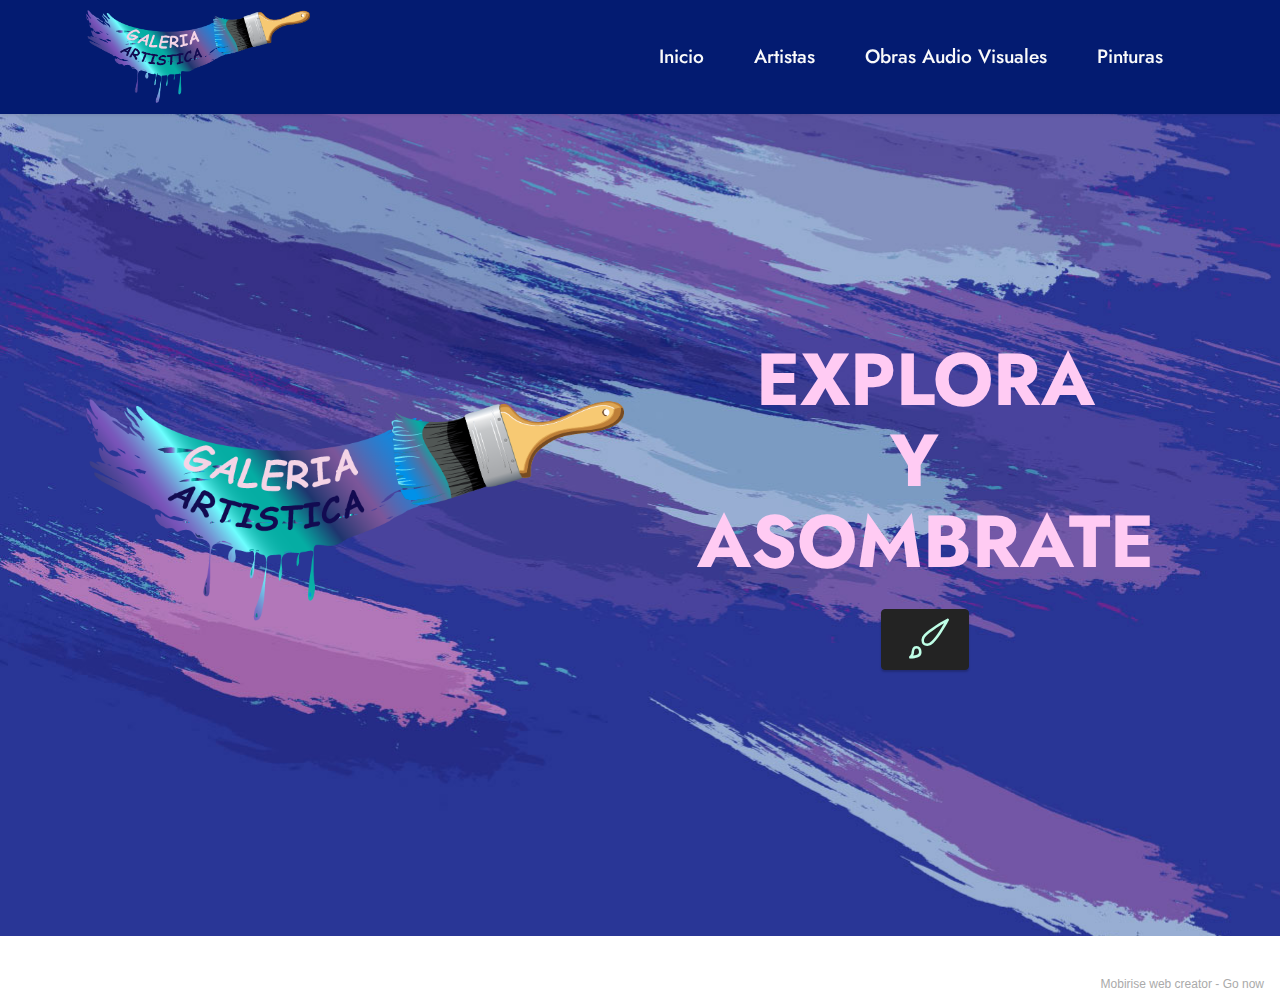
<file: index.html>
<!DOCTYPE html>
<html  >
<head>
  <!-- Site made with Mobirise Website Builder v5.3.0, https://mobirise.com -->
  <meta charset="UTF-8">
  <meta http-equiv="X-UA-Compatible" content="IE=edge">
  <meta name="generator" content="Mobirise v5.3.0, mobirise.com">
  <meta name="viewport" content="width=device-width, initial-scale=1, minimum-scale=1">
  <link rel="shortcut icon" href="assets/images/logo-ghf.png" type="image/x-icon">
  <meta name="description" content="Espacio artístico para disfrutar.">
  
  
  <title>landing</title>
  <link rel="stylesheet" href="assets/web/assets/mobirise-icons-bold/mobirise-icons-bold.css">
  <link rel="stylesheet" href="assets/tether/tether.min.css">
  <link rel="stylesheet" href="assets/bootstrap/css/bootstrap.min.css">
  <link rel="stylesheet" href="assets/bootstrap/css/bootstrap-grid.min.css">
  <link rel="stylesheet" href="assets/bootstrap/css/bootstrap-reboot.min.css">
  <link rel="stylesheet" href="assets/dropdown/css/style.css">
  <link rel="stylesheet" href="assets/socicon/css/styles.css">
  <link rel="stylesheet" href="assets/theme/css/style.css">
  <link rel="preload" as="style" href="assets/mobirise/css/mbr-additional.css"><link rel="stylesheet" href="assets/mobirise/css/mbr-additional.css" type="text/css">
  
  
  
  
</head>
<body>
  
  <section class="menu menu1 cid-svhirA0ia3" once="menu" id="menu1-1">
    

    <nav class="navbar navbar-dropdown navbar-fixed-top navbar-expand-lg">
        <div class="container">
            <div class="navbar-brand">
                <span class="navbar-logo">
                    <a href="https://mobiri.se">
                        <img src="assets/images/logo-ghf.png" alt="Mobirise" style="height: 5.8rem;">
                    </a>
                </span>
                
            </div>
            <button class="navbar-toggler" type="button" data-toggle="collapse" data-target="#navbarSupportedContent" aria-controls="navbarNavAltMarkup" aria-expanded="false" aria-label="Toggle navigation">
                <div class="hamburger">
                    <span></span>
                    <span></span>
                    <span></span>
                    <span></span>
                </div>
            </button>
            <div class="collapse navbar-collapse" id="navbarSupportedContent">
                <ul class="navbar-nav nav-dropdown nav-right" data-app-modern-menu="true"><li class="nav-item"><a class="nav-link link text-white text-primary display-7" href="home.html">
                            Inicio</a></li><li class="nav-item"><a class="nav-link link text-white text-primary display-7" href="artistas.html">
                            Artistas</a></li>
                    <li class="nav-item"><a class="nav-link link text-white text-primary display-7" href="Audiovisuales.html">Obras Audio Visuales</a></li><li class="nav-item"><a class="nav-link link text-white text-primary display-7" href="Pinturas.html">Pinturas&nbsp;<br></a></li></ul>
                
                
            </div>
        </div>
    </nav>
</section>

<section class="header11 cid-svgWVJydLq mbr-fullscreen mbr-parallax-background" id="header11-0">

    

    

    <div class="container">
        <div class="row justify-content-center">
            <div class="col-12 col-md-6 image-wrapper">
                <img class="w-100" src="assets/images/logo-ghf.png" alt="Mobirise">
            </div>
            <div class="col-12 col-md">
                <div class="text-wrapper text-center">
                    <h1 class="mbr-section-title mbr-fonts-style mb-3 display-1">
                        <strong>EXPLORA</strong><br><strong> Y&nbsp;</strong><strong><br></strong><strong>ASOMBRATE</strong></h1>
                    
                    <div class="mbr-section-btn mt-3"><a class="btn btn-black display-5" href="home.html"><span class="mbrib-change-style mbr-iconfont mbr-iconfont-btn" style="color: rgb(191, 255, 231);"></span></a></div>
                </div>
            </div>
        </div>
    </div>
</section><section style="background-color: #fff; font-family: -apple-system, BlinkMacSystemFont, 'Segoe UI', 'Roboto', 'Helvetica Neue', Arial, sans-serif; color:#aaa; font-size:12px; padding: 0; align-items: center; display: flex;"><a href="https://mobirise.site/r" style="flex: 1 1; height: 3rem; padding-left: 1rem;"></a><p style="flex: 0 0 auto; margin:0; padding-right:1rem;">Mobirise web creator - <a href="https://mobirise.site/o" style="color:#aaa;">Go now</a></p></section><script src="assets/web/assets/jquery/jquery.min.js"></script>  <script src="assets/popper/popper.min.js"></script>  <script src="assets/tether/tether.min.js"></script>  <script src="assets/bootstrap/js/bootstrap.min.js"></script>  <script src="assets/smoothscroll/smooth-scroll.js"></script>  <script src="assets/parallax/jarallax.min.js"></script>  <script src="assets/dropdown/js/nav-dropdown.js"></script>  <script src="assets/dropdown/js/navbar-dropdown.js"></script>  <script src="assets/touchswipe/jquery.touch-swipe.min.js"></script>  <script src="assets/theme/js/script.js"></script>  
  
  
</body>
</html>
</file>
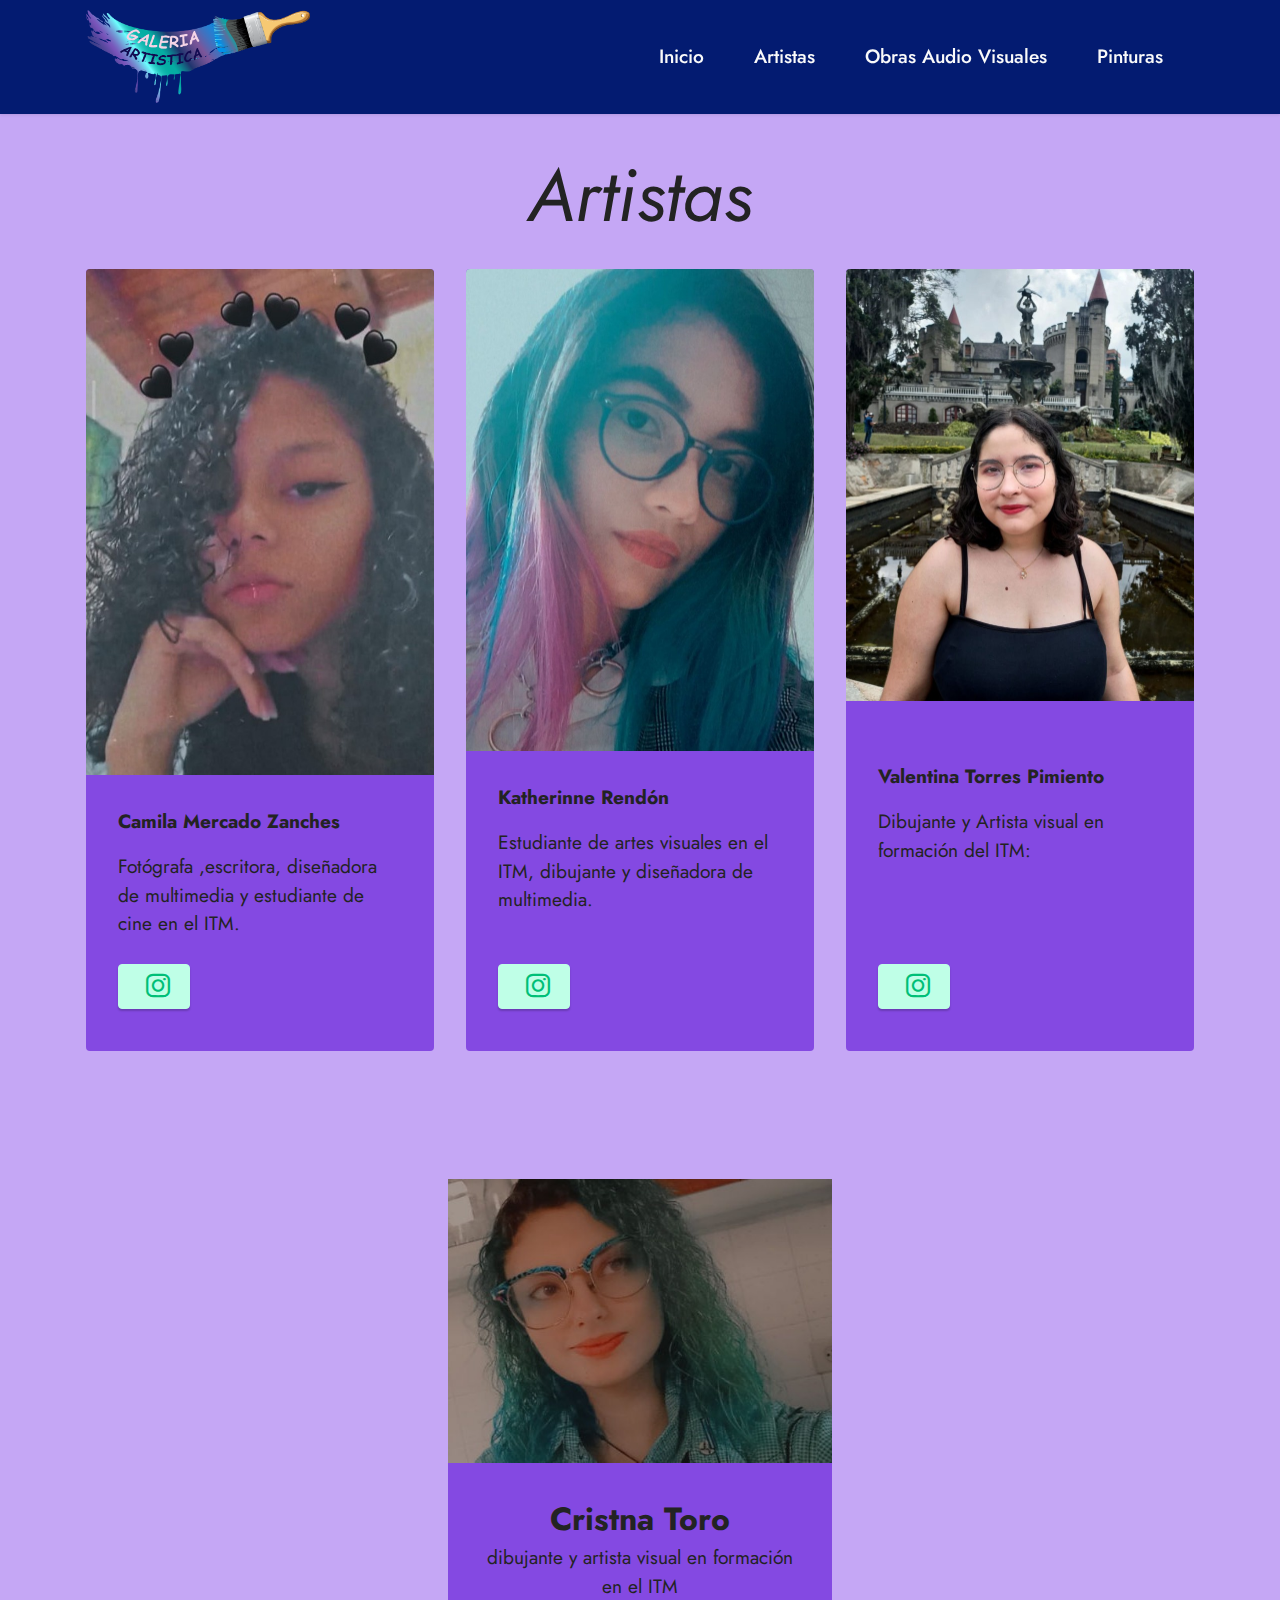
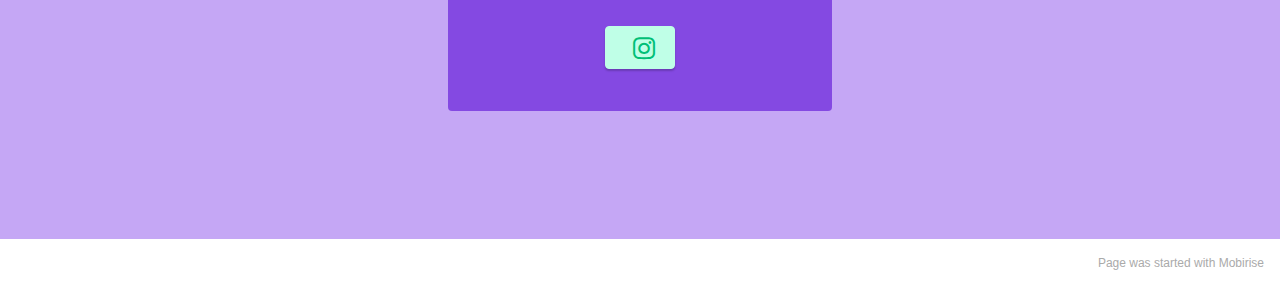
<file: artistas.html>
<!DOCTYPE html>
<html  >
<head>
  <!-- Site made with Mobirise Website Builder v5.3.0, https://mobirise.com -->
  <meta charset="UTF-8">
  <meta http-equiv="X-UA-Compatible" content="IE=edge">
  <meta name="generator" content="Mobirise v5.3.0, mobirise.com">
  <meta name="viewport" content="width=device-width, initial-scale=1, minimum-scale=1">
  <link rel="shortcut icon" href="assets/images/logo-ghf.png" type="image/x-icon">
  <meta name="description" content="">
  
  
  <title>artistas</title>
  <link rel="stylesheet" href="assets/tether/tether.min.css">
  <link rel="stylesheet" href="assets/bootstrap/css/bootstrap.min.css">
  <link rel="stylesheet" href="assets/bootstrap/css/bootstrap-grid.min.css">
  <link rel="stylesheet" href="assets/bootstrap/css/bootstrap-reboot.min.css">
  <link rel="stylesheet" href="assets/dropdown/css/style.css">
  <link rel="stylesheet" href="assets/socicon/css/styles.css">
  <link rel="stylesheet" href="assets/theme/css/style.css">
  <link rel="preload" as="style" href="assets/mobirise/css/mbr-additional.css"><link rel="stylesheet" href="assets/mobirise/css/mbr-additional.css" type="text/css">
  
  
  
  
</head>
<body>
  
  <section class="menu menu1 cid-svhirA0ia3" once="menu" id="menu1-4">
    

    <nav class="navbar navbar-dropdown navbar-fixed-top navbar-expand-lg">
        <div class="container">
            <div class="navbar-brand">
                <span class="navbar-logo">
                    <a href="https://mobiri.se">
                        <img src="assets/images/logo-ghf.png" alt="Mobirise" style="height: 5.8rem;">
                    </a>
                </span>
                
            </div>
            <button class="navbar-toggler" type="button" data-toggle="collapse" data-target="#navbarSupportedContent" aria-controls="navbarNavAltMarkup" aria-expanded="false" aria-label="Toggle navigation">
                <div class="hamburger">
                    <span></span>
                    <span></span>
                    <span></span>
                    <span></span>
                </div>
            </button>
            <div class="collapse navbar-collapse" id="navbarSupportedContent">
                <ul class="navbar-nav nav-dropdown nav-right" data-app-modern-menu="true"><li class="nav-item"><a class="nav-link link text-white text-primary display-7" href="home.html">
                            Inicio</a></li><li class="nav-item"><a class="nav-link link text-white text-primary display-7" href="artistas.html">
                            Artistas</a></li>
                    <li class="nav-item"><a class="nav-link link text-white text-primary display-7" href="Audiovisuales.html">Obras Audio Visuales</a></li><li class="nav-item"><a class="nav-link link text-white text-primary display-7" href="Pinturas.html">Pinturas&nbsp;<br></a></li></ul>
                
                
            </div>
        </div>
    </nav>
</section>

<section class="features3 cid-svhKFwGtcn" id="features3-8">
    
    
    <div class="container">
        <div class="mbr-section-head">
            <h4 class="mbr-section-title mbr-fonts-style align-center mb-0 display-1">
                <em>Artistas</em></h4>
            
        </div>
        <div class="row mt-4">
            
            <div class="item features-image сol-12 col-md-6 col-lg-4 active">
                <div class="item-wrapper">
                    <div class="item-img">
                        <img src="assets/images/whatsapp-image-2021-06-24-at-4.45.58-pm-540x1170.jpeg" data-slide-to="1" alt="">
                    </div>
                    <div class="item-content">
                        <h5 class="item-title mbr-fonts-style display-7"><strong>Camila Mercado Zanches&nbsp;&nbsp;</strong></h5>
                        
                        <p class="mbr-text mbr-fonts-style mt-3 display-7">Fotógrafa ,escritora, diseñadora de multimedia y estudiante de cine en el ITM.</p>
                    </div>
                    <div class="mbr-section-btn item-footer mt-2"><a href="https://www.instagram.com/mila_msanchez/" class="btn btn-primary item-btn display-7" target="_blank"><span class="socicon socicon-instagram mbr-iconfont mbr-iconfont-btn"></span></a></div>
                </div>
            </div>
            <div class="item features-image сol-12 col-md-6 col-lg-4">
                <div class="item-wrapper">
                    <div class="item-img">
                        <img src="assets/images/whatsapp-image-2021-06-24-at-6.18.37-pm-652x1261.jpeg" data-slide-to="2" alt="">
                    </div>
                    <div class="item-content">
                        <h5 class="item-title mbr-fonts-style display-7"><strong>Katherinne Rendón</strong></h5>
                        
                        <p class="mbr-text mbr-fonts-style mt-3 display-7">Estudiante de artes visuales en el ITM, dibujante y diseñadora de multimedia.<br></p>
                    </div>
                    <div class="mbr-section-btn item-footer mt-2"><a href="https://www.instagram.com/katherinnerendon/" class="btn btn-primary item-btn display-7" target="_blank"><span class="socicon socicon-instagram mbr-iconfont mbr-iconfont-btn"></span></a></div>
                </div>
            </div><div class="item features-image сol-12 col-md-6 col-lg-4">
                <div class="item-wrapper">
                    <div class="item-img">
                        <img src="assets/images/whatsapp-image-2021-06-24-at-5.44.22-pm-696x870.jpeg" data-slide-to="0" alt="">
                    </div>
                    <div class="item-content">
                        <h5 class="item-title mbr-fonts-style display-7"><strong><br></strong><strong>Valentina Torres Pimiento</strong></h5>
                        
                        <p class="mbr-text mbr-fonts-style mt-3 display-7">Dibujante y Artista visual en formación del ITM:&nbsp;</p>
                    </div>
                    <div class="mbr-section-btn item-footer mt-2"><a href="https://www.instagram.com/xpinkievalx/" class="btn btn-primary item-btn display-7" target="_blank"><span class="socicon socicon-instagram mbr-iconfont mbr-iconfont-btn"></span></a></div>
                </div>
            </div>
        </div>
    </div>
</section>

<section class="team1 cid-sBi9hTuNkz" id="team1-n">
    

    
    <div class="container-fluid">
        <div class="row justify-content-center">
            
            <div class="col-sm-6 col-lg-4">
                <div class="card-wrap">
                    <div class="image-wrap">
                        <img src="assets/images/snapchat-2123703428-696x362.jpeg" alt="">
                    </div>
                    <div class="content-wrap">
                        <h5 class="mbr-section-title card-title mbr-fonts-style align-center m-0 display-5">
                            <strong>Cristna Toro</strong></h5>
                        
                        <p class="card-text mbr-fonts-style align-center display-7">dibujante y artista visual en formación en el ITM</p>
                        
                        <div class="mbr-section-btn card-btn align-center"><a class="btn btn-primary display-4" href="https://www.instagram.com/cris_t_a_" target="_blank"><span class="socicon socicon-instagram mbr-iconfont mbr-iconfont-btn"></span></a></div>
                    </div>
                </div>
            </div>

            

            

            
        </div>
    </div>
</section><section style="background-color: #fff; font-family: -apple-system, BlinkMacSystemFont, 'Segoe UI', 'Roboto', 'Helvetica Neue', Arial, sans-serif; color:#aaa; font-size:12px; padding: 0; align-items: center; display: flex;"><a href="https://mobirise.site/q" style="flex: 1 1; height: 3rem; padding-left: 1rem;"></a><p style="flex: 0 0 auto; margin:0; padding-right:1rem;">Page was <a href="https://mobirise.site/h" style="color:#aaa;">started with</a> Mobirise</p></section><script src="assets/web/assets/jquery/jquery.min.js"></script>  <script src="assets/popper/popper.min.js"></script>  <script src="assets/tether/tether.min.js"></script>  <script src="assets/bootstrap/js/bootstrap.min.js"></script>  <script src="assets/smoothscroll/smooth-scroll.js"></script>  <script src="assets/dropdown/js/nav-dropdown.js"></script>  <script src="assets/dropdown/js/navbar-dropdown.js"></script>  <script src="assets/touchswipe/jquery.touch-swipe.min.js"></script>  <script src="assets/theme/js/script.js"></script>  
  
  
</body>
</html>
</file>
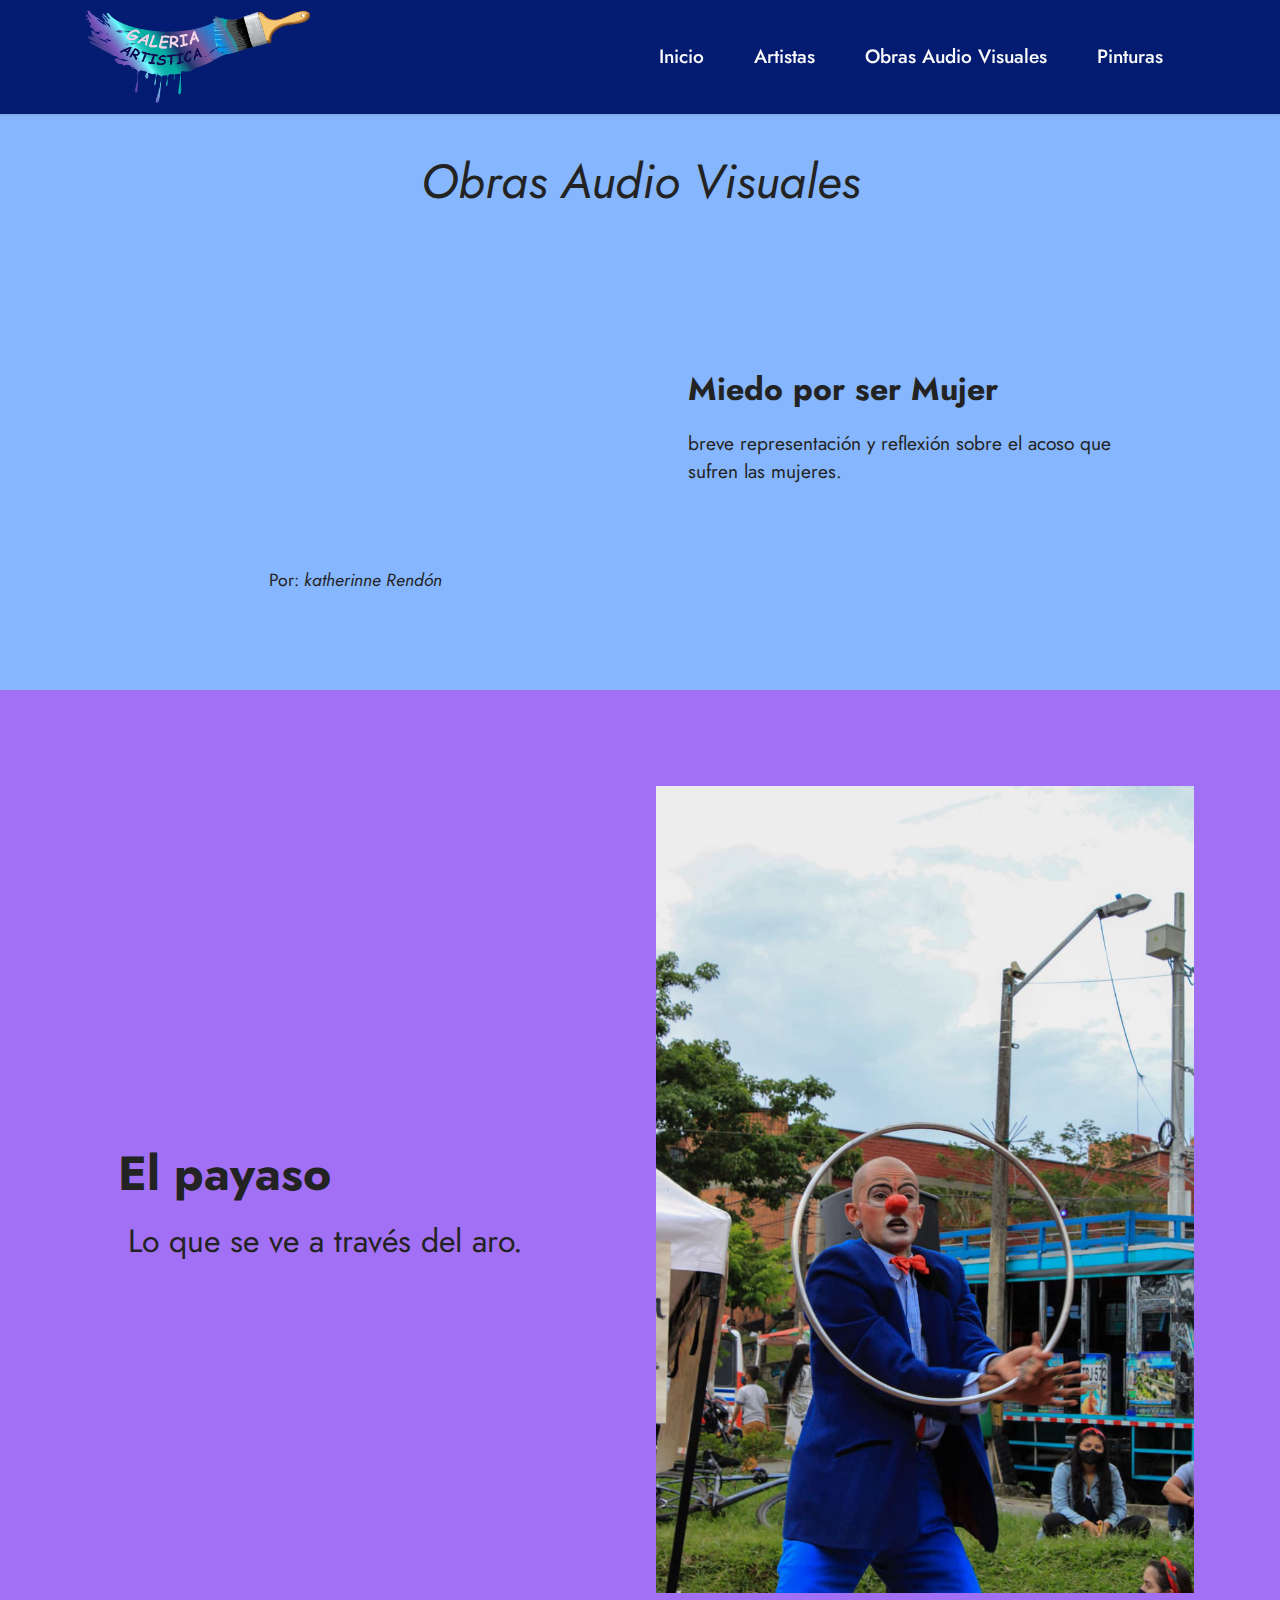
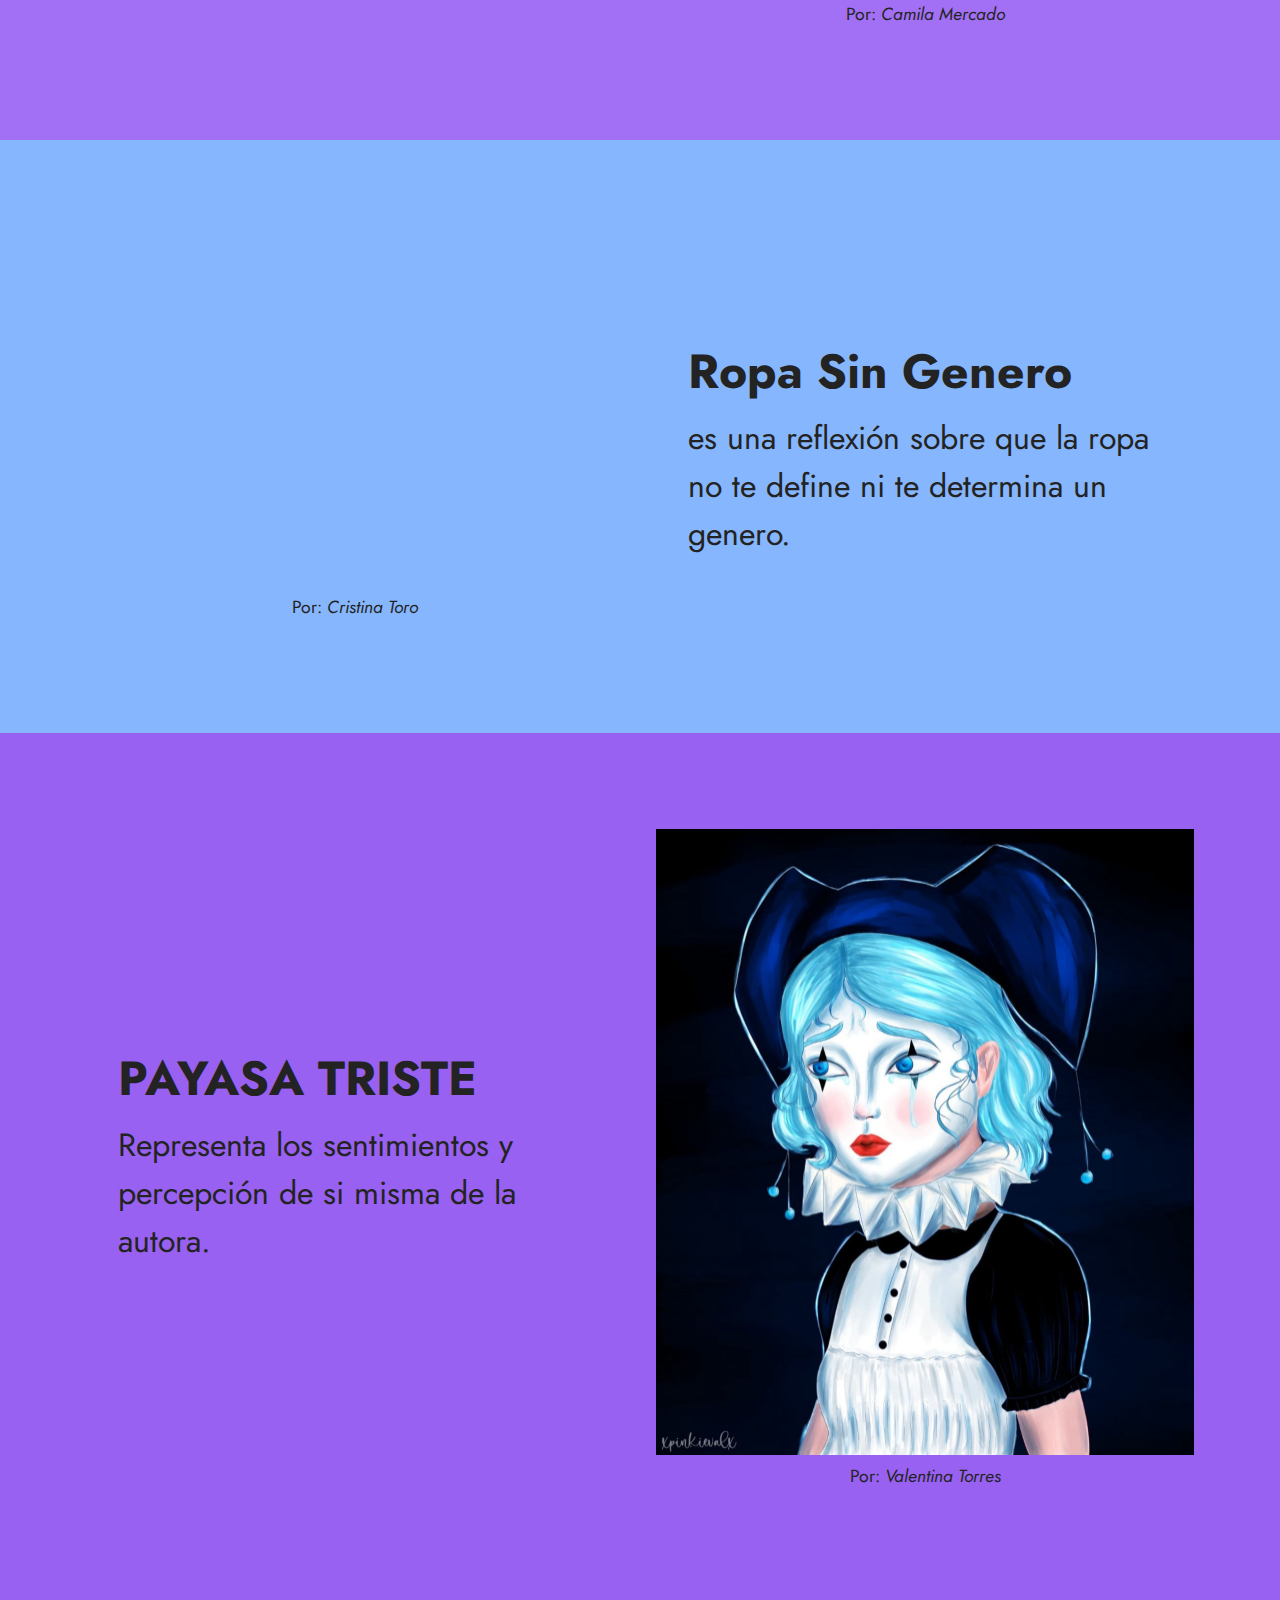
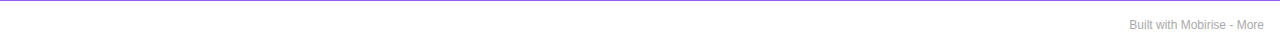
<file: Audiovisuales.html>
<!DOCTYPE html>
<html  >
<head>
  <!-- Site made with Mobirise Website Builder v5.3.0, https://mobirise.com -->
  <meta charset="UTF-8">
  <meta http-equiv="X-UA-Compatible" content="IE=edge">
  <meta name="generator" content="Mobirise v5.3.0, mobirise.com">
  <meta name="viewport" content="width=device-width, initial-scale=1, minimum-scale=1">
  <link rel="shortcut icon" href="assets/images/logo-ghf.png" type="image/x-icon">
  <meta name="description" content="">
  
  
  <title>Audio Visuales</title>
  <link rel="stylesheet" href="assets/tether/tether.min.css">
  <link rel="stylesheet" href="assets/bootstrap/css/bootstrap.min.css">
  <link rel="stylesheet" href="assets/bootstrap/css/bootstrap-grid.min.css">
  <link rel="stylesheet" href="assets/bootstrap/css/bootstrap-reboot.min.css">
  <link rel="stylesheet" href="assets/dropdown/css/style.css">
  <link rel="stylesheet" href="assets/socicon/css/styles.css">
  <link rel="stylesheet" href="assets/theme/css/style.css">
  <link rel="preload" as="style" href="assets/mobirise/css/mbr-additional.css"><link rel="stylesheet" href="assets/mobirise/css/mbr-additional.css" type="text/css">
  
  
  
  
</head>
<body>
  
  <section class="menu menu1 cid-svhirA0ia3" once="menu" id="menu1-9">
    

    <nav class="navbar navbar-dropdown navbar-fixed-top navbar-expand-lg">
        <div class="container">
            <div class="navbar-brand">
                <span class="navbar-logo">
                    <a href="https://mobiri.se">
                        <img src="assets/images/logo-ghf.png" alt="Mobirise" style="height: 5.8rem;">
                    </a>
                </span>
                
            </div>
            <button class="navbar-toggler" type="button" data-toggle="collapse" data-target="#navbarSupportedContent" aria-controls="navbarNavAltMarkup" aria-expanded="false" aria-label="Toggle navigation">
                <div class="hamburger">
                    <span></span>
                    <span></span>
                    <span></span>
                    <span></span>
                </div>
            </button>
            <div class="collapse navbar-collapse" id="navbarSupportedContent">
                <ul class="navbar-nav nav-dropdown nav-right" data-app-modern-menu="true"><li class="nav-item"><a class="nav-link link text-white text-primary display-7" href="home.html">
                            Inicio</a></li><li class="nav-item"><a class="nav-link link text-white text-primary display-7" href="artistas.html">
                            Artistas</a></li>
                    <li class="nav-item"><a class="nav-link link text-white text-primary display-7" href="Audiovisuales.html">Obras Audio Visuales</a></li><li class="nav-item"><a class="nav-link link text-white text-primary display-7" href="Pinturas.html">Pinturas&nbsp;<br></a></li></ul>
                
                
            </div>
        </div>
    </nav>
</section>

<section class="video4 cid-svhNRHoCBe" id="video4-a">
    
    
    <div class="container">
        <div class="title-wrapper mb-5">
            <h4 class="mbr-section-title mbr-fonts-style mb-0 display-2">
                <em>Obras Audio Visuales</em></h4>
        </div>
        <div class="row align-items-center">
            <div class="col-12 col-lg-6 video-block">
                <div class="video-wrapper"><iframe class="mbr-embedded-video" src="https://www.youtube.com/embed/lOewkzk4F7A?rel=0&amp;amp;showinfo=0&amp;autoplay=0&amp;loop=1&amp;playlist=lOewkzk4F7A" width="1280" height="720" frameborder="0" allowfullscreen></iframe></div>
                <p class="mbr-description pt-2 mbr-fonts-style display-4">Por: <em>katherinne</em> <em>Rendón</em></p>
            </div>
            <div class="col-12 col-lg">
                <div class="text-wrapper">
                    <h5 class="mbr-section-subtitle mbr-fonts-style mb-3 display-5"><strong>Miedo por ser Mujer</strong></h5>
                    <p class="mbr-text mbr-fonts-style display-7">breve representación y reflexión  sobre el acoso que sufren las mujeres.</p>
                </div>
            </div>
        </div>
    </div>
</section>

<section class="image2 cid-svhNVbfBbV" id="image2-b">
    

    

    <div class="container">
        <div class="row align-items-center">
            <div class="col-12 col-lg-6">
                <div class="image-wrapper">
                    <img src="assets/images/whatsapp-image-2021-06-24-at-4.48.54-pm-853x1280.jpg" alt="Mobirise">
                    <p class="mbr-description mbr-fonts-style mt-2 align-center display-4">
                        Por:&nbsp;<em>Camila</em> <em>Mercado</em></p>
                </div>
            </div>
            <div class="col-12 col-lg">
                <div class="text-wrapper">
                    <h3 class="mbr-section-title mbr-fonts-style mb-3 display-2"><strong>El payaso</strong></h3>
                    <p class="mbr-text mbr-fonts-style display-5">&nbsp;Lo que se ve a través  del aro.</p>
                </div>
            </div>
        </div>
    </div>
</section>

<section class="video4 cid-svhNYYpCtW" id="video4-c">
    
    
    <div class="container">
        <div class="title-wrapper mb-5">
            
        </div>
        <div class="row align-items-center">
            <div class="col-12 col-lg-6 video-block">
                <div class="video-wrapper"><iframe class="mbr-embedded-video" src="https://www.youtube.com/embed/gwfDEYMTAos?rel=0&amp;amp;showinfo=0&amp;autoplay=0&amp;loop=1&amp;playlist=gwfDEYMTAos" width="1280" height="720" frameborder="0" allowfullscreen></iframe></div>
                <p class="mbr-description pt-2 mbr-fonts-style display-4">Por:<em> Cristina Toro</em></p>
            </div>
            <div class="col-12 col-lg">
                <div class="text-wrapper">
                    <h5 class="mbr-section-subtitle mbr-fonts-style mb-3 display-2"><strong>Ropa Sin Genero&nbsp;</strong></h5>
                    <p class="mbr-text mbr-fonts-style display-5">
                        es una reflexión sobre que la ropa no te define ni te determina un genero.</p>
                </div>
            </div>
        </div>
    </div>
</section>

<section class="image2 cid-svhO1yfWx7" id="image2-d">
    

    

    <div class="container">
        <div class="row align-items-center">
            <div class="col-12 col-lg-6">
                <div class="image-wrapper">
                    <img src="assets/images/whatsapp-image-2021-06-24-at-5.40.00-pm-1076x1255.jpeg" alt="Mobirise">
                    <p class="mbr-description mbr-fonts-style mt-2 align-center display-4">Por: <em>Valentina</em> <em>Torres</em></p>
                </div>
            </div>
            <div class="col-12 col-lg">
                <div class="text-wrapper">
                    <h3 class="mbr-section-title mbr-fonts-style mb-3 display-2"><strong>PAYASA TRISTE</strong></h3>
                    <p class="mbr-text mbr-fonts-style display-5">Representa los sentimientos y percepción de si misma de la autora.</p>
                </div>
            </div>
        </div>
    </div>
</section><section style="background-color: #fff; font-family: -apple-system, BlinkMacSystemFont, 'Segoe UI', 'Roboto', 'Helvetica Neue', Arial, sans-serif; color:#aaa; font-size:12px; padding: 0; align-items: center; display: flex;"><a href="https://mobirise.site/p" style="flex: 1 1; height: 3rem; padding-left: 1rem;"></a><p style="flex: 0 0 auto; margin:0; padding-right:1rem;">Built with Mobirise - <a href="https://mobirise.site/m" style="color:#aaa;">More</a></p></section><script src="assets/web/assets/jquery/jquery.min.js"></script>  <script src="assets/popper/popper.min.js"></script>  <script src="assets/tether/tether.min.js"></script>  <script src="assets/bootstrap/js/bootstrap.min.js"></script>  <script src="assets/smoothscroll/smooth-scroll.js"></script>  <script src="assets/dropdown/js/nav-dropdown.js"></script>  <script src="assets/dropdown/js/navbar-dropdown.js"></script>  <script src="assets/touchswipe/jquery.touch-swipe.min.js"></script>  <script src="assets/playervimeo/vimeo_player.js"></script>  <script src="assets/theme/js/script.js"></script>  
  
  
</body>
</html>
</file>
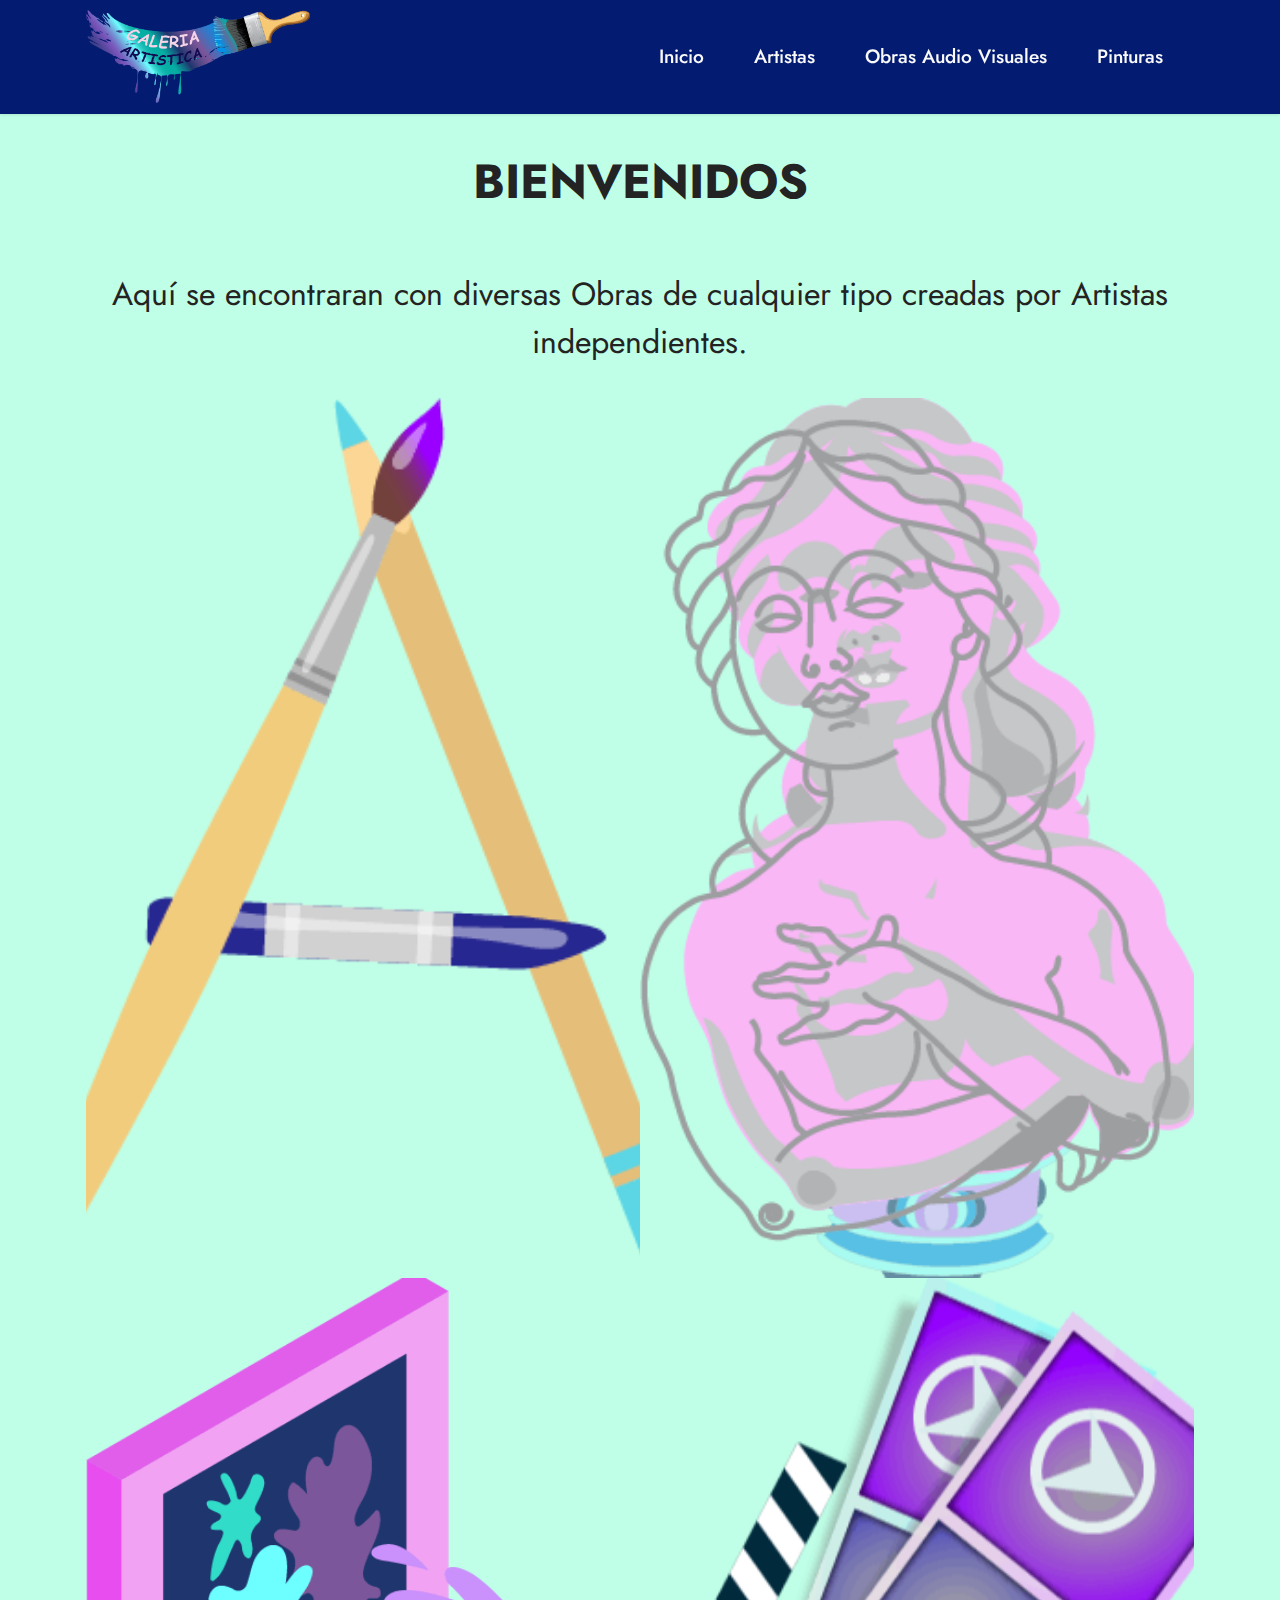
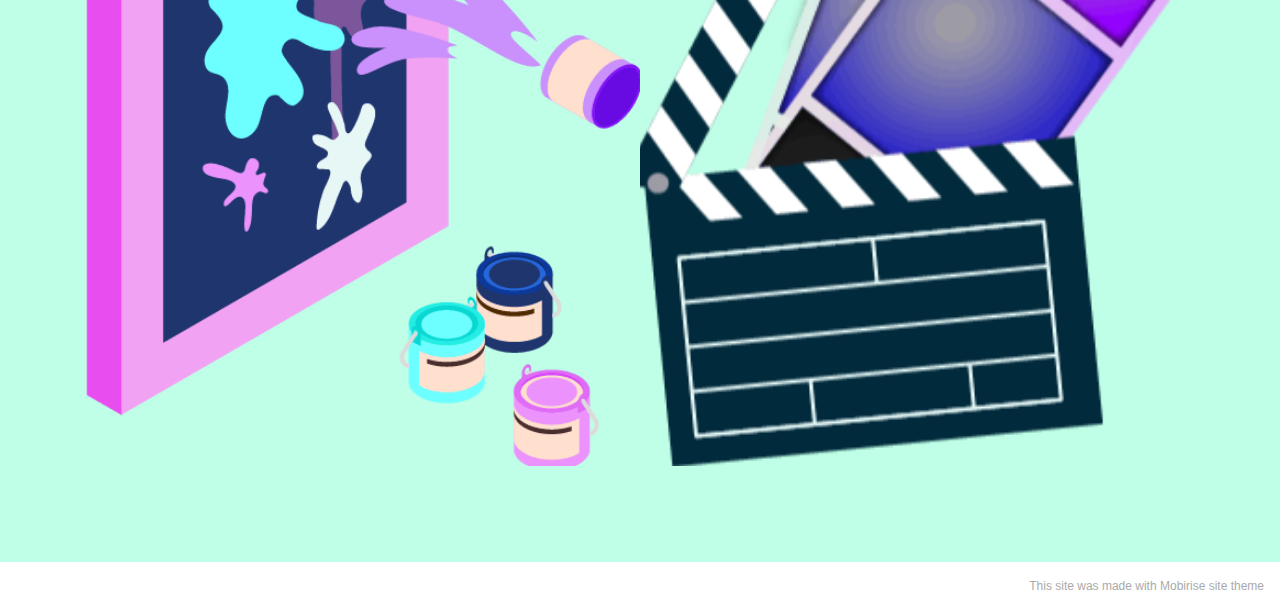
<file: home.html>
<!DOCTYPE html>
<html  >
<head>
  <!-- Site made with Mobirise Website Builder v5.3.0, https://mobirise.com -->
  <meta charset="UTF-8">
  <meta http-equiv="X-UA-Compatible" content="IE=edge">
  <meta name="generator" content="Mobirise v5.3.0, mobirise.com">
  <meta name="viewport" content="width=device-width, initial-scale=1, minimum-scale=1">
  <link rel="shortcut icon" href="assets/images/logo-ghf.png" type="image/x-icon">
  <meta name="description" content="">
  
  
  <title>home</title>
  <link rel="stylesheet" href="assets/tether/tether.min.css">
  <link rel="stylesheet" href="assets/bootstrap/css/bootstrap.min.css">
  <link rel="stylesheet" href="assets/bootstrap/css/bootstrap-grid.min.css">
  <link rel="stylesheet" href="assets/bootstrap/css/bootstrap-reboot.min.css">
  <link rel="stylesheet" href="assets/dropdown/css/style.css">
  <link rel="stylesheet" href="assets/socicon/css/styles.css">
  <link rel="stylesheet" href="assets/theme/css/style.css">
  <link rel="preload" as="style" href="assets/mobirise/css/mbr-additional.css"><link rel="stylesheet" href="assets/mobirise/css/mbr-additional.css" type="text/css">
  
  
  
  
</head>
<body>
  
  <section class="menu menu1 cid-svhirA0ia3" once="menu" id="menu1-1">
    

    <nav class="navbar navbar-dropdown navbar-fixed-top navbar-expand-lg">
        <div class="container">
            <div class="navbar-brand">
                <span class="navbar-logo">
                    <a href="https://mobiri.se">
                        <img src="assets/images/logo-ghf.png" alt="Mobirise" style="height: 5.8rem;">
                    </a>
                </span>
                
            </div>
            <button class="navbar-toggler" type="button" data-toggle="collapse" data-target="#navbarSupportedContent" aria-controls="navbarNavAltMarkup" aria-expanded="false" aria-label="Toggle navigation">
                <div class="hamburger">
                    <span></span>
                    <span></span>
                    <span></span>
                    <span></span>
                </div>
            </button>
            <div class="collapse navbar-collapse" id="navbarSupportedContent">
                <ul class="navbar-nav nav-dropdown nav-right" data-app-modern-menu="true"><li class="nav-item"><a class="nav-link link text-white text-primary display-7" href="home.html">
                            Inicio</a></li><li class="nav-item"><a class="nav-link link text-white text-primary display-7" href="artistas.html">
                            Artistas</a></li>
                    <li class="nav-item"><a class="nav-link link text-white text-primary display-7" href="Audiovisuales.html">Obras Audio Visuales</a></li><li class="nav-item"><a class="nav-link link text-white text-primary display-7" href="Pinturas.html">Pinturas&nbsp;<br></a></li></ul>
                
                
            </div>
        </div>
    </nav>
</section>

<section class="gallery1 cid-sBj0EQu20k" id="gallery1-w">
    
    
    <div class="container">
        <div class="mbr-section-head">
            <h4 class="mbr-section-title mbr-fonts-style align-center mb-0 display-2">
                <strong>BIENVENIDOS</strong><br><strong><br></strong></h4>
            <h5 class="mbr-section-subtitle mbr-fonts-style align-center mb-0 mt-2 display-5">Aquí se encontraran con diversas Obras de cualquier tipo creadas por Artistas independientes.</h5>
        </div>
        <div class="row mt-4">
            <div class="item features-image сol-12 col-md-6 col-lg-6">
                <div class="item-wrapper">
                    <div class="item-img">
                        <img src="assets/images/aaaaa-1-320x424.png" alt="">
                    </div>
                    
                    
                </div>
            </div>
            <div class="item features-image сol-12 col-md-6 col-lg-6">
                <div class="item-wrapper">
                    <div class="item-img">
                        <img src="assets/images/escul-1-312x572.png" alt="">
                    </div>
                    
                    
                </div>
            </div>
            <div class="item features-image сol-12 col-md-6 col-lg-6">
                <div class="item-wrapper">
                    <div class="item-img">
                        <img src="assets/images/ggggggggg-1-506x728.png" alt="">
                    </div>
                    
                    
                </div>
            </div>
            <div class="item features-image сol-12 col-md-6 col-lg-6">
                <div class="item-wrapper">
                    <div class="item-img">
                        <img src="assets/images/sin-ttulo-2ggg-368x447.png" alt="" title="">
                    </div>
                    
                    
                </div>
            </div>
        </div>
    </div>
</section><section style="background-color: #fff; font-family: -apple-system, BlinkMacSystemFont, 'Segoe UI', 'Roboto', 'Helvetica Neue', Arial, sans-serif; color:#aaa; font-size:12px; padding: 0; align-items: center; display: flex;"><a href="https://mobirise.site/k" style="flex: 1 1; height: 3rem; padding-left: 1rem;"></a><p style="flex: 0 0 auto; margin:0; padding-right:1rem;"><a href="https://mobirise.site/q" style="color:#aaa;">This site</a> was made with Mobirise site theme</p></section><script src="assets/web/assets/jquery/jquery.min.js"></script>  <script src="assets/popper/popper.min.js"></script>  <script src="assets/tether/tether.min.js"></script>  <script src="assets/bootstrap/js/bootstrap.min.js"></script>  <script src="assets/smoothscroll/smooth-scroll.js"></script>  <script src="assets/dropdown/js/nav-dropdown.js"></script>  <script src="assets/dropdown/js/navbar-dropdown.js"></script>  <script src="assets/touchswipe/jquery.touch-swipe.min.js"></script>  <script src="assets/theme/js/script.js"></script>  
  
  
</body>
</html>
</file>
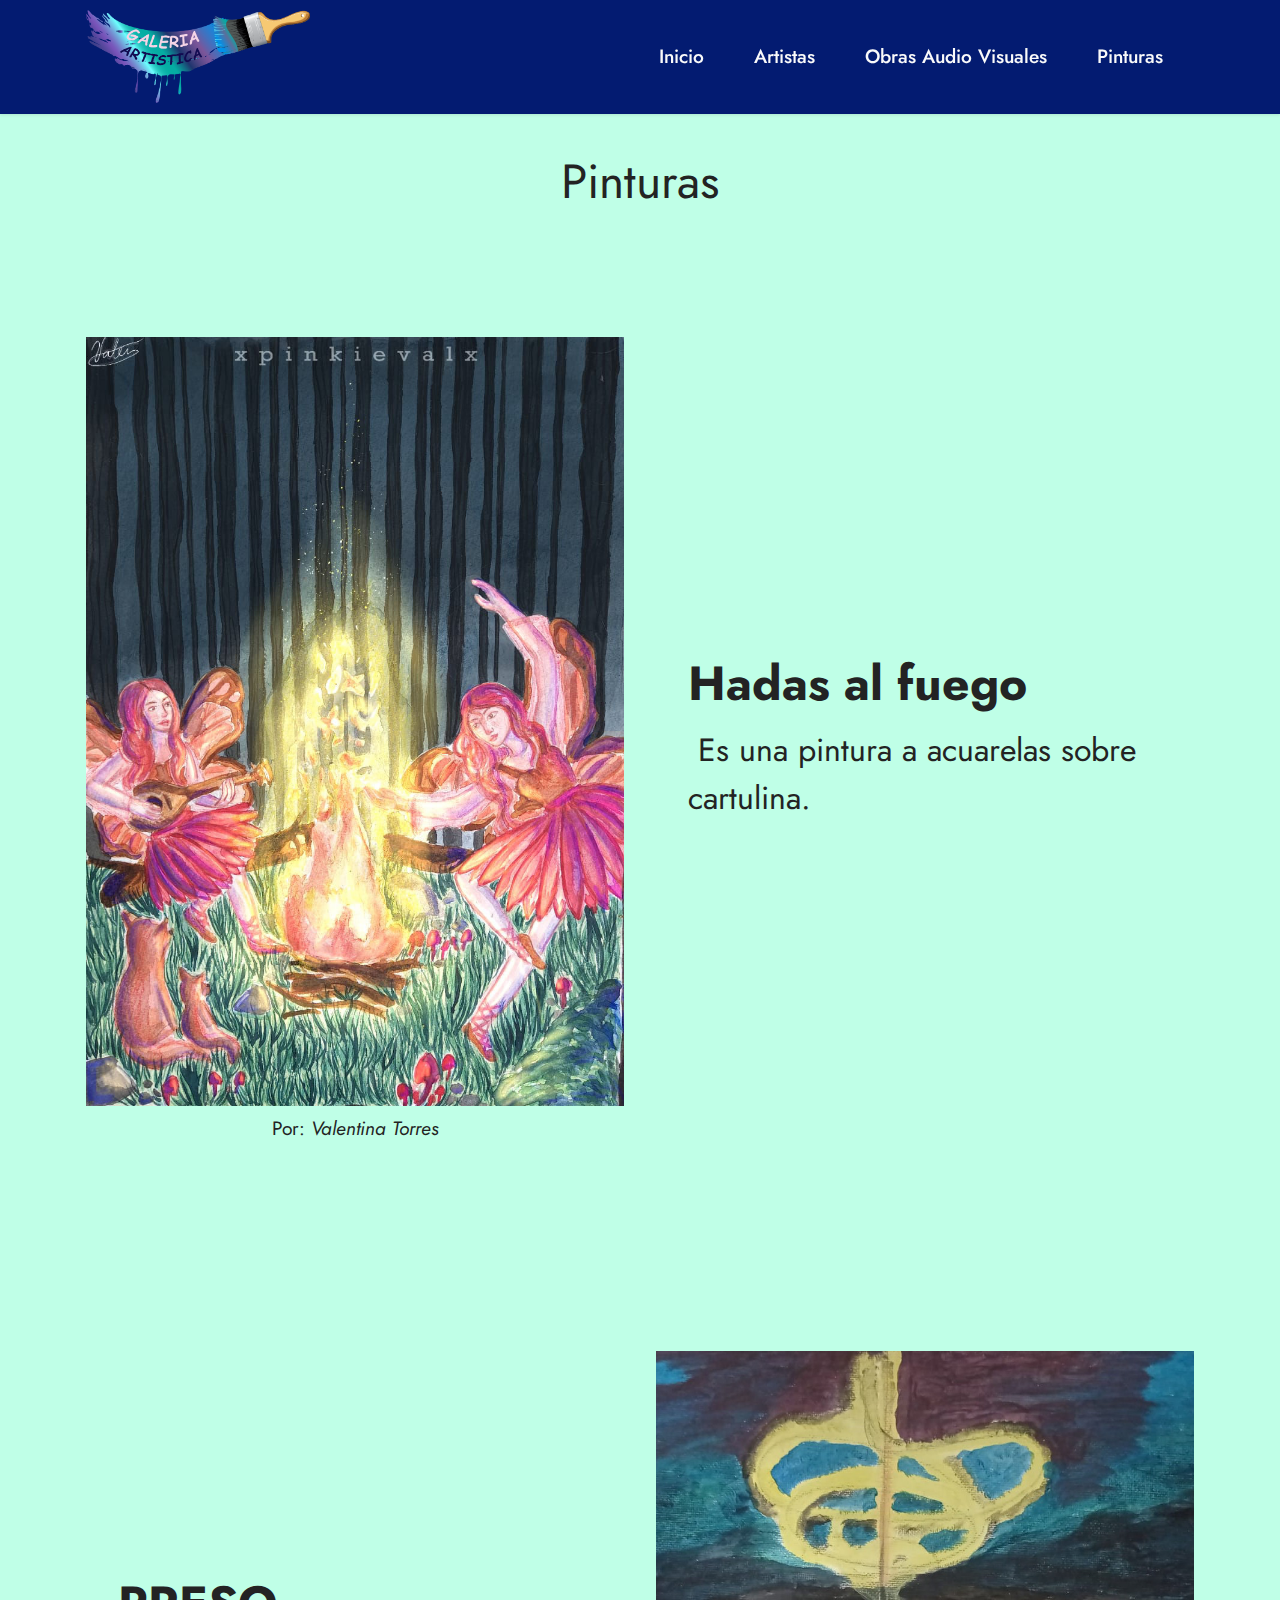
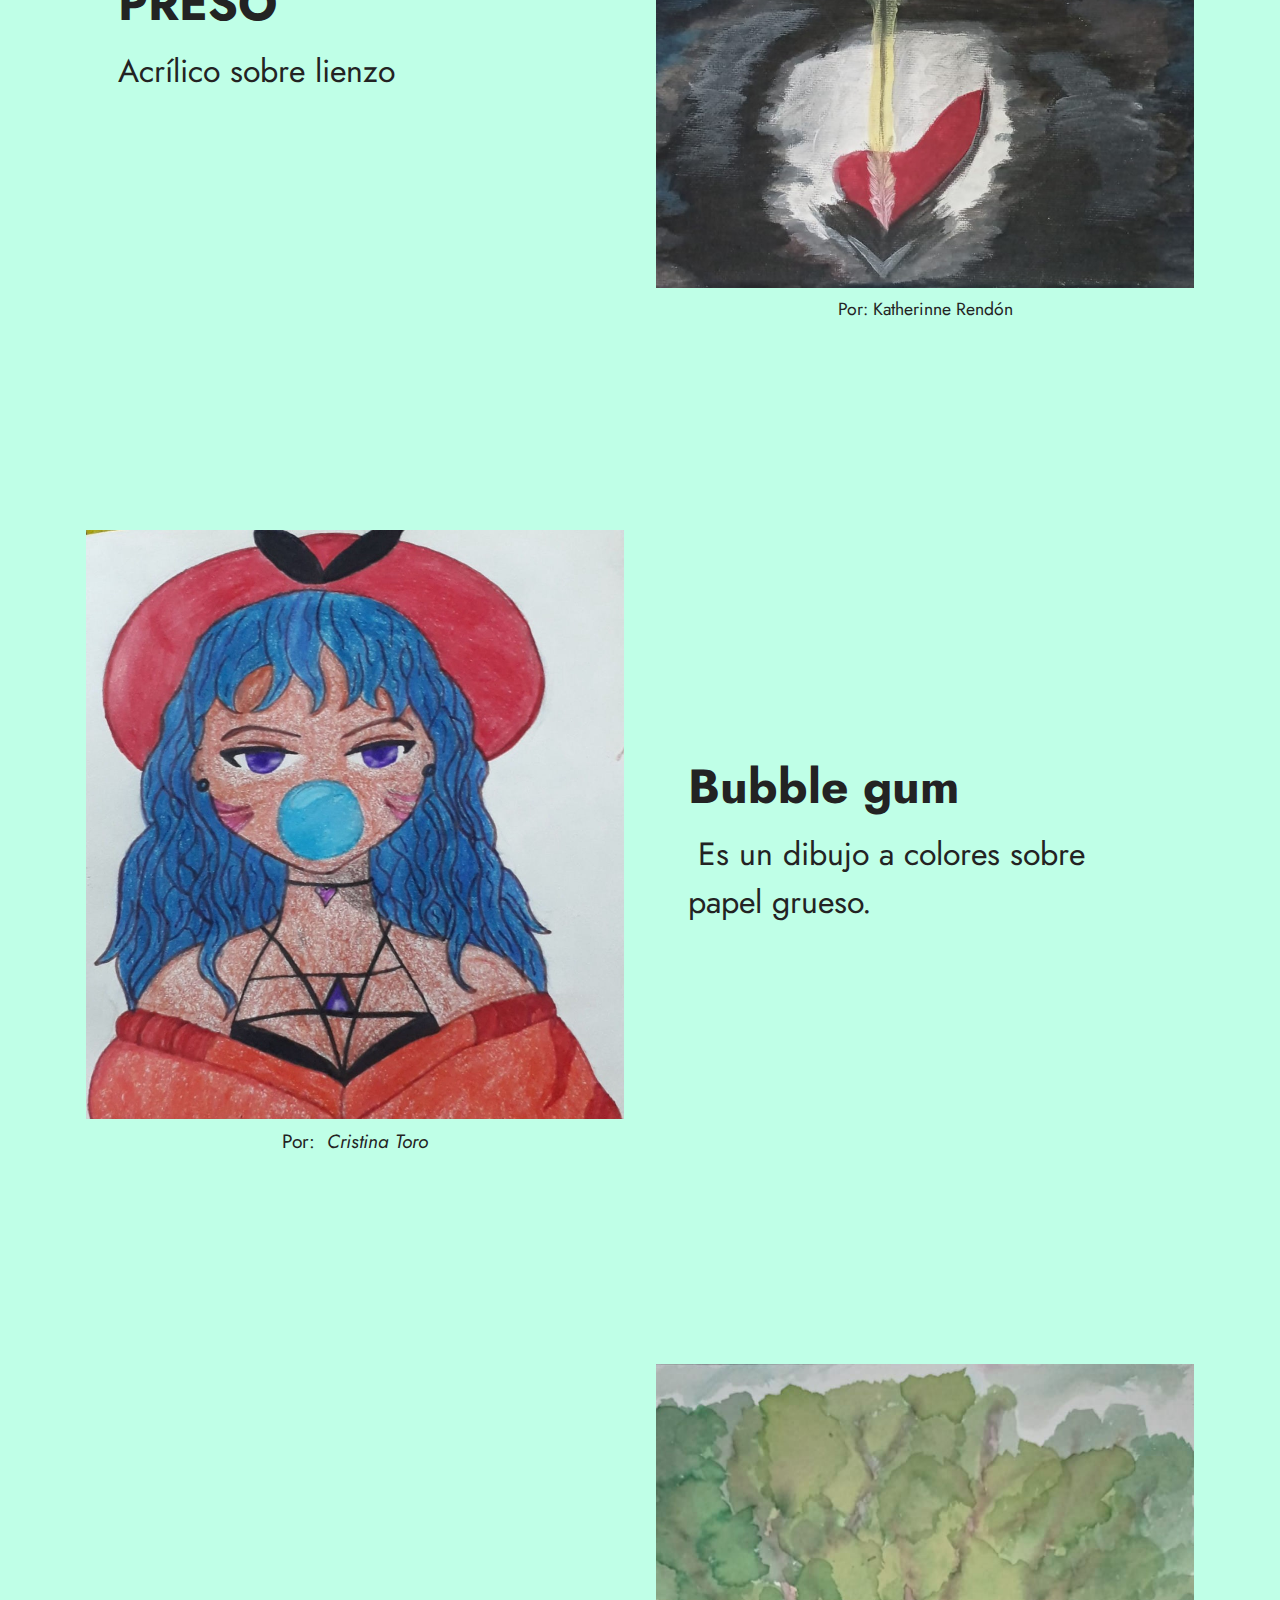
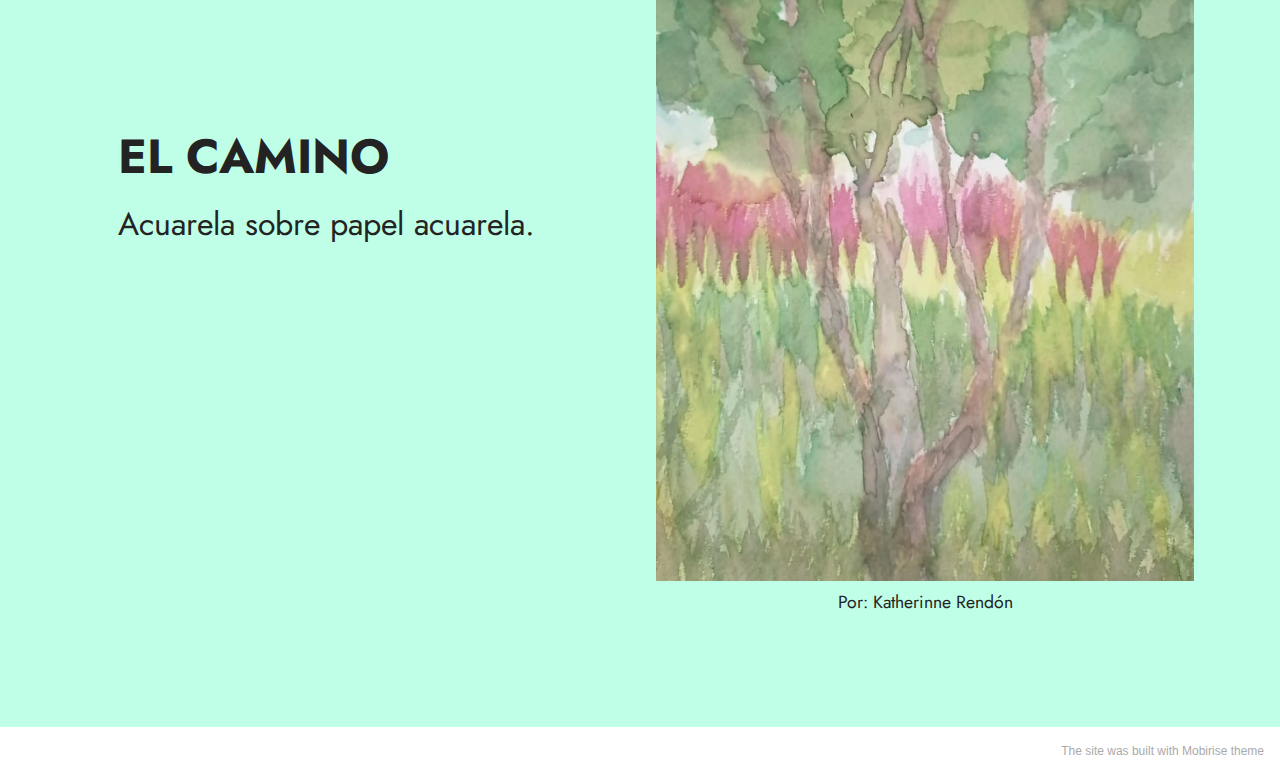
<file: Pinturas.html>
<!DOCTYPE html>
<html  >
<head>
  <!-- Site made with Mobirise Website Builder v5.3.0, https://mobirise.com -->
  <meta charset="UTF-8">
  <meta http-equiv="X-UA-Compatible" content="IE=edge">
  <meta name="generator" content="Mobirise v5.3.0, mobirise.com">
  <meta name="viewport" content="width=device-width, initial-scale=1, minimum-scale=1">
  <link rel="shortcut icon" href="assets/images/logo-ghf.png" type="image/x-icon">
  <meta name="description" content="">
  
  
  <title>Pinturas</title>
  <link rel="stylesheet" href="assets/tether/tether.min.css">
  <link rel="stylesheet" href="assets/bootstrap/css/bootstrap.min.css">
  <link rel="stylesheet" href="assets/bootstrap/css/bootstrap-grid.min.css">
  <link rel="stylesheet" href="assets/bootstrap/css/bootstrap-reboot.min.css">
  <link rel="stylesheet" href="assets/dropdown/css/style.css">
  <link rel="stylesheet" href="assets/socicon/css/styles.css">
  <link rel="stylesheet" href="assets/theme/css/style.css">
  <link rel="preload" as="style" href="assets/mobirise/css/mbr-additional.css"><link rel="stylesheet" href="assets/mobirise/css/mbr-additional.css" type="text/css">
  
  
  
  
</head>
<body>
  
  <section class="menu menu1 cid-svhirA0ia3" once="menu" id="menu1-h">
    

    <nav class="navbar navbar-dropdown navbar-fixed-top navbar-expand-lg">
        <div class="container">
            <div class="navbar-brand">
                <span class="navbar-logo">
                    <a href="https://mobiri.se">
                        <img src="assets/images/logo-ghf.png" alt="Mobirise" style="height: 5.8rem;">
                    </a>
                </span>
                
            </div>
            <button class="navbar-toggler" type="button" data-toggle="collapse" data-target="#navbarSupportedContent" aria-controls="navbarNavAltMarkup" aria-expanded="false" aria-label="Toggle navigation">
                <div class="hamburger">
                    <span></span>
                    <span></span>
                    <span></span>
                    <span></span>
                </div>
            </button>
            <div class="collapse navbar-collapse" id="navbarSupportedContent">
                <ul class="navbar-nav nav-dropdown nav-right" data-app-modern-menu="true"><li class="nav-item"><a class="nav-link link text-white text-primary display-7" href="home.html">
                            Inicio</a></li><li class="nav-item"><a class="nav-link link text-white text-primary display-7" href="artistas.html">
                            Artistas</a></li>
                    <li class="nav-item"><a class="nav-link link text-white text-primary display-7" href="Audiovisuales.html">Obras Audio Visuales</a></li><li class="nav-item"><a class="nav-link link text-white text-primary display-7" href="Pinturas.html">Pinturas&nbsp;<br></a></li></ul>
                
                
            </div>
        </div>
    </nav>
</section>

<section class="content4 cid-sBimkot7rY" id="content4-s">
    
    
    <div class="container">
        <div class="row justify-content-center">
            <div class="title col-md-12 col-lg-4">
                <h3 class="mbr-section-title mbr-fonts-style align-center mb-4 display-2">Pinturas</h3>
                
                
            </div>
        </div>
    </div>
</section>

<section class="image1 cid-sBilEtRYDG" id="image1-o">
    

    

    <div class="container">
        <div class="row align-items-center">
            <div class="col-12 col-lg-6">
                <div class="image-wrapper">
                    <img src="assets/images/whatsapp-image-2021-06-24-at-5.39.16-pm-895x1280.jpg" alt="Mobirise">
                    <p class="mbr-description mbr-fonts-style pt-2 align-center display-7">Por: <em>Valentina Torres </em></p>
                </div>
            </div>
            <div class="col-12 col-lg">
                <div class="text-wrapper">
                    <h3 class="mbr-section-title mbr-fonts-style mb-3 display-2"><strong>Hadas al fuego</strong></h3>
                    <p class="mbr-text mbr-fonts-style display-5">&nbsp;Es una pintura a acuarelas sobre cartulina.</p>
                </div>
            </div>
        </div>
    </div>
</section>

<section class="image2 cid-sBilF18SMp" id="image2-q">
    

    

    <div class="container">
        <div class="row align-items-center">
            <div class="col-12 col-lg-6">
                <div class="image-wrapper">
                    <img src="assets/images/whatsapp-image-2021-06-24-at-7.18.49-pm-952x1264.jpeg" alt="Mobirise">
                    <p class="mbr-description mbr-fonts-style mt-2 align-center display-4">Por: Katherinne Rendón</p>
                </div>
            </div>
            <div class="col-12 col-lg">
                <div class="text-wrapper">
                    <h3 class="mbr-section-title mbr-fonts-style mb-3 display-2"><strong>PRESO</strong></h3>
                    <p class="mbr-text mbr-fonts-style display-5">
                        Acrílico sobre lienzo</p>
                </div>
            </div>
        </div>
    </div>
</section>

<section class="image1 cid-sBiGJgahDU" id="image1-u">
    

    

    <div class="container">
        <div class="row align-items-center">
            <div class="col-12 col-lg-6">
                <div class="image-wrapper">
                    <img src="assets/images/dfhdfh-1076x1746.jpeg" alt="Mobirise">
                    <p class="mbr-description mbr-fonts-style pt-2 align-center display-7">Por: <em>&nbsp;Cristina Toro</em></p>
                </div>
            </div>
            <div class="col-12 col-lg">
                <div class="text-wrapper">
                    <h3 class="mbr-section-title mbr-fonts-style mb-3 display-2"><strong>Bubble gum</strong></h3>
                    <p class="mbr-text mbr-fonts-style display-5">&nbsp;Es un dibujo a colores sobre papel grueso.</p>
                </div>
            </div>
        </div>
    </div>
</section>

<section class="image2 cid-sBiK66J8FO" id="image2-v">
    

    

    <div class="container">
        <div class="row align-items-center">
            <div class="col-12 col-lg-6">
                <div class="image-wrapper">
                    <img src="assets/images/whatsapp-image-2021-06-24-at-7.20.04-pm-843x1280.jpg" alt="Mobirise">
                    <p class="mbr-description mbr-fonts-style mt-2 align-center display-4">Por: Katherinne Rendón</p>
                </div>
            </div>
            <div class="col-12 col-lg">
                <div class="text-wrapper">
                    <h3 class="mbr-section-title mbr-fonts-style mb-3 display-2"><strong>EL CAMINO</strong></h3>
                    <p class="mbr-text mbr-fonts-style display-5">Acuarela sobre papel acuarela.&nbsp;</p>
                </div>
            </div>
        </div>
    </div>
</section><section style="background-color: #fff; font-family: -apple-system, BlinkMacSystemFont, 'Segoe UI', 'Roboto', 'Helvetica Neue', Arial, sans-serif; color:#aaa; font-size:12px; padding: 0; align-items: center; display: flex;"><a href="https://mobirise.site/u" style="flex: 1 1; height: 3rem; padding-left: 1rem;"></a><p style="flex: 0 0 auto; margin:0; padding-right:1rem;"><a href="https://mobirise.site/r" style="color:#aaa;">The site</a> was built with Mobirise theme</p></section><script src="assets/web/assets/jquery/jquery.min.js"></script>  <script src="assets/popper/popper.min.js"></script>  <script src="assets/tether/tether.min.js"></script>  <script src="assets/bootstrap/js/bootstrap.min.js"></script>  <script src="assets/smoothscroll/smooth-scroll.js"></script>  <script src="assets/dropdown/js/nav-dropdown.js"></script>  <script src="assets/dropdown/js/navbar-dropdown.js"></script>  <script src="assets/touchswipe/jquery.touch-swipe.min.js"></script>  <script src="assets/theme/js/script.js"></script>  
  
  
</body>
</html>
</file>
<file: assets/web/assets/mobirise-icons-bold/mobirise-icons-bold.css>
@font-face {
  font-family: 'mobirise-icons-bold';
  font-display: swap;
  src:  url('mobirise-icons-bold.eot?m1l4yr');
  src:  url('mobirise-icons-bold.eot?m1l4yr#iefix') format('embedded-opentype'),
    url('mobirise-icons-bold.ttf?m1l4yr') format('truetype'),
    url('mobirise-icons-bold.woff?m1l4yr') format('woff'),
    url('mobirise-icons-bold.svg?m1l4yr#mobirise-icons-bold') format('svg');
  font-weight: normal;
  font-style: normal;
}

[class^="mbrib-"], [class*="mbrib-"] {
  /* use !important to prevent issues with browser extensions that change fonts */
  font-family: 'mobirise-icons-bold' !important;
  speak: none;
  font-style: normal;
  font-weight: normal;
  font-variant: normal;
  text-transform: none;
  line-height: 1;

  /* Better Font Rendering =========== */
  -webkit-font-smoothing: antialiased;
  -moz-osx-font-smoothing: grayscale;
}

.mbrib-add-submenu:before {
  content: "\e900";
}
.mbrib-alert:before {
  content: "\e901";
}
.mbrib-align-center:before {
  content: "\e902";
}
.mbrib-align-justify:before {
  content: "\e903";
}
.mbrib-align-left:before {
  content: "\e904";
}
.mbrib-align-right:before {
  content: "\e905";
}
.mbrib-android:before {
  content: "\e906";
}
.mbrib-apple:before {
  content: "\e907";
}
.mbrib-arrow-down:before {
  content: "\e908";
}
.mbrib-arrow-next:before {
  content: "\e909";
}
.mbrib-arrow-prev:before {
  content: "\e90a";
}
.mbrib-arrow-up:before {
  content: "\e90b";
}
.mbrib-bold:before {
  content: "\e90c";
}
.mbrib-bookmark:before {
  content: "\e90d";
}
.mbrib-bootstrap:before {
  content: "\e90e";
}
.mbrib-briefcase:before {
  content: "\e90f";
}
.mbrib-browse:before {
  content: "\e910";
}
.mbrib-bulleted-list:before {
  content: "\e911";
}
.mbrib-calendar:before {
  content: "\e912";
}
.mbrib-camera:before {
  content: "\e913";
}
.mbrib-cart-add:before {
  content: "\e914";
}
.mbrib-cart-full:before {
  content: "\e915";
}
.mbrib-cash:before {
  content: "\e916";
}
.mbrib-change-style:before {
  content: "\e917";
}
.mbrib-chat:before {
  content: "\e918";
}
.mbrib-clock:before {
  content: "\e919";
}
.mbrib-close:before {
  content: "\e91a";
}
.mbrib-cloud:before {
  content: "\e91b";
}
.mbrib-code:before {
  content: "\e91c";
}
.mbrib-contact-form:before {
  content: "\e91d";
}
.mbrib-credit-card:before {
  content: "\e91e";
}
.mbrib-cursor-click:before {
  content: "\e91f";
}
.mbrib-cust-feedback:before {
  content: "\e920";
}
.mbrib-database:before {
  content: "\e921";
}
.mbrib-delivery:before {
  content: "\e922";
}
.mbrib-desktop:before {
  content: "\e923";
}
.mbrib-devices:before {
  content: "\e924";
}
.mbrib-down:before {
  content: "\e925";
}
.mbrib-download:before {
  content: "\e926";
}
.mbrib-drag-n-drop:before {
  content: "\e927";
}
.mbrib-drag-n-drop2:before {
  content: "\e928";
}
.mbrib-edit:before {
  content: "\e929";
}
.mbrib-edit2:before {
  content: "\e92a";
}
.mbrib-error:before {
  content: "\e92b";
}
.mbrib-extension:before {
  content: "\e92c";
}
.mbrib-features:before {
  content: "\e92d";
}
.mbrib-file:before {
  content: "\e92e";
}
.mbrib-flag:before {
  content: "\e92f";
}
.mbrib-folder:before {
  content: "\e930";
}
.mbrib-gift:before {
  content: "\e931";
}
.mbrib-github:before {
  content: "\e932";
}
.mbrib-globe-2:before {
  content: "\e933";
}
.mbrib-globe:before {
  content: "\e934";
}
.mbrib-growing-chart:before {
  content: "\e935";
}
.mbrib-hearth:before {
  content: "\e936";
}
.mbrib-help:before {
  content: "\e937";
}
.mbrib-home:before {
  content: "\e938";
}
.mbrib-hot-cup:before {
  content: "\e939";
}
.mbrib-idea:before {
  content: "\e93a";
}
.mbrib-image-gallery:before {
  content: "\e93b";
}
.mbrib-image-slider:before {
  content: "\e93c";
}
.mbrib-info:before {
  content: "\e93d";
}
.mbrib-italic:before {
  content: "\e93e";
}
.mbrib-key:before {
  content: "\e93f";
}
.mbrib-laptop:before {
  content: "\e940";
}
.mbrib-layers:before {
  content: "\e941";
}
.mbrib-left-right:before {
  content: "\e942";
}
.mbrib-left:before {
  content: "\e943";
}
.mbrib-letter:before {
  content: "\e944";
}
.mbrib-like:before {
  content: "\e945";
}
.mbrib-link:before {
  content: "\e946";
}
.mbrib-lock:before {
  content: "\e947";
}
.mbrib-login:before {
  content: "\e948";
}
.mbrib-logout:before {
  content: "\e949";
}
.mbrib-magic-stick:before {
  content: "\e94a";
}
.mbrib-map-pin:before {
  content: "\e94b";
}
.mbrib-menu:before {
  content: "\e94c";
}
.mbrib-mobile:before {
  content: "\e94d";
}
.mbrib-mobile2:before {
  content: "\e94e";
}
.mbrib-mobirise:before {
  content: "\e94f";
}
.mbrib-more-horizontal:before {
  content: "\e950";
}
.mbrib-more-vertical:before {
  content: "\e951";
}
.mbrib-music:before {
  content: "\e952";
}
.mbrib-new-file:before {
  content: "\e953";
}
.mbrib-numbered-list:before {
  content: "\e954";
}
.mbrib-opened-folder:before {
  content: "\e955";
}
.mbrib-pages:before {
  content: "\e956";
}
.mbrib-paper-plane:before {
  content: "\e957";
}
.mbrib-paperclip:before {
  content: "\e958";
}
.mbrib-photo:before {
  content: "\e959";
}
.mbrib-photos:before {
  content: "\e95a";
}
.mbrib-pin:before {
  content: "\e95b";
}
.mbrib-play:before {
  content: "\e95c";
}
.mbrib-plus:before {
  content: "\e95d";
}
.mbrib-preview:before {
  content: "\e95e";
}
.mbrib-print:before {
  content: "\e95f";
}
.mbrib-protect:before {
  content: "\e960";
}
.mbrib-question:before {
  content: "\e961";
}
.mbrib-quote-left:before {
  content: "\e962";
}
.mbrib-quote-right:before {
  content: "\e963";
}
.mbrib-redo:before {
  content: "\e964";
}
.mbrib-refresh:before {
  content: "\e965";
}
.mbrib-responsive:before {
  content: "\e966";
}
.mbrib-right:before {
  content: "\e967";
}
.mbrib-rocket:before {
  content: "\e968";
}
.mbrib-sad-face:before {
  content: "\e969";
}
.mbrib-sale:before {
  content: "\e96a";
}
.mbrib-save:before {
  content: "\e96b";
}
.mbrib-search:before {
  content: "\e96c";
}
.mbrib-setting:before {
  content: "\e96d";
}
.mbrib-setting2:before {
  content: "\e96e";
}
.mbrib-setting3:before {
  content: "\e96f";
}
.mbrib-share:before {
  content: "\e970";
}
.mbrib-shopping-bag:before {
  content: "\e971";
}
.mbrib-shopping-basket:before {
  content: "\e972";
}
.mbrib-shopping-cart:before {
  content: "\e973";
}
.mbrib-sites:before {
  content: "\e974";
}
.mbrib-smile-face:before {
  content: "\e975";
}
.mbrib-speed:before {
  content: "\e976";
}
.mbrib-star:before {
  content: "\e977";
}
.mbrib-success:before {
  content: "\e978";
}
.mbrib-sun:before {
  content: "\e979";
}
.mbrib-sun2:before {
  content: "\e97a";
}
.mbrib-tablet-vertical:before {
  content: "\e97b";
}
.mbrib-tablet:before {
  content: "\e97c";
}
.mbrib-target:before {
  content: "\e97d";
}
.mbrib-timer:before {
  content: "\e97e";
}
.mbrib-to-ftp:before {
  content: "\e97f";
}
.mbrib-to-local-drive:before {
  content: "\e980";
}
.mbrib-touch-swipe:before {
  content: "\e981";
}
.mbrib-touch:before {
  content: "\e982";
}
.mbrib-trash:before {
  content: "\e983";
}
.mbrib-underline:before {
  content: "\e984";
}
.mbrib-undo:before {
  content: "\e985";
}
.mbrib-unlink:before {
  content: "\e986";
}
.mbrib-unlock:before {
  content: "\e987";
}
.mbrib-up-down:before {
  content: "\e988";
}
.mbrib-up:before {
  content: "\e989";
}
.mbrib-update:before {
  content: "\e98a";
}
.mbrib-upload:before {
  content: "\e98b";
}
.mbrib-user:before {
  content: "\e98c";
}
.mbrib-user2:before {
  content: "\e98d";
}
.mbrib-users:before {
  content: "\e98e";
}
.mbrib-video-play:before {
  content: "\e98f";
}
.mbrib-video:before {
  content: "\e990";
}
.mbrib-watch:before {
  content: "\e991";
}
.mbrib-website-theme:before {
  content: "\e992";
}
.mbrib-wifi:before {
  content: "\e993";
}
.mbrib-windows:before {
  content: "\e994";
}
.mbrib-zoom-out:before {
  content: "\e995";
}
</file>
<file: assets/dropdown/css/style.css>
.navbar-dropdown {
  left: 0;
  padding: 0;
  position: absolute;
  right: 0;
  top: 0;
  transition: all 0.45s ease;
  z-index: 1030;
  background: #282828; }
  .navbar-dropdown .navbar-logo {
    margin-right: 0.8rem;
    transition: margin 0.3s ease-in-out;
    vertical-align: middle; }
    .navbar-dropdown .navbar-logo img {
      height: 3.125rem;
      transition: all 0.3s ease-in-out; }
    .navbar-dropdown .navbar-logo.mbr-iconfont {
      font-size: 3.125rem;
      line-height: 3.125rem; }
  .navbar-dropdown .navbar-caption {
    font-weight: 700;
    white-space: normal;
    vertical-align: -4px;
    line-height: 3.125rem !important; }
    .navbar-dropdown .navbar-caption, .navbar-dropdown .navbar-caption:hover {
      color: inherit;
      text-decoration: none; }
  .navbar-dropdown .mbr-iconfont + .navbar-caption {
    vertical-align: -1px; }
  .navbar-dropdown.navbar-fixed-top {
    position: fixed; }
  .navbar-dropdown .navbar-brand span {
    vertical-align: -4px; }
  .navbar-dropdown.bg-color.transparent {
    background: none; }
  .navbar-dropdown.navbar-short .navbar-brand {
    padding: 0.625rem 0; }
    .navbar-dropdown.navbar-short .navbar-brand span {
      vertical-align: -1px; }
  .navbar-dropdown.navbar-short .navbar-caption {
    line-height: 2.375rem !important;
    vertical-align: -2px; }
  .navbar-dropdown.navbar-short .navbar-logo {
    margin-right: 0.5rem; }
    .navbar-dropdown.navbar-short .navbar-logo img {
      height: 2.375rem; }
    .navbar-dropdown.navbar-short .navbar-logo.mbr-iconfont {
      font-size: 2.375rem;
      line-height: 2.375rem; }
  .navbar-dropdown.navbar-short .mbr-table-cell {
    height: 3.625rem; }
  .navbar-dropdown .navbar-close {
    left: 0.6875rem;
    position: fixed;
    top: 0.75rem;
    z-index: 1000; }
  .navbar-dropdown .hamburger-icon {
    content: "";
    display: inline-block;
    vertical-align: middle;
    width: 16px;
    -webkit-box-shadow: 0 -6px 0 1px #282828,0 0 0 1px #282828,0 6px 0 1px #282828;
    -moz-box-shadow: 0 -6px 0 1px #282828,0 0 0 1px #282828,0 6px 0 1px #282828;
    box-shadow: 0 -6px 0 1px #282828,0 0 0 1px #282828,0 6px 0 1px #282828; }

.dropdown-menu .dropdown-toggle[data-toggle="dropdown-submenu"]::after {
  border-bottom: 0.35em solid transparent;
  border-left: 0.35em solid;
  border-right: 0;
  border-top: 0.35em solid transparent;
  margin-left: 0.3rem; }

.dropdown-menu .dropdown-item:focus {
  outline: 0; }

.nav-dropdown {
  font-size: 0.75rem;
  font-weight: 500;
  height: auto !important; }
  .nav-dropdown .nav-btn {
    padding-left: 1rem; }
  .nav-dropdown .link {
    margin: .667em 1.667em;
    font-weight: 500;
    padding: 0;
    transition: color .2s ease-in-out; }
    .nav-dropdown .link.dropdown-toggle {
      margin-right: 2.583em; }
      .nav-dropdown .link.dropdown-toggle::after {
        margin-left: .25rem;
        border-top: 0.35em solid;
        border-right: 0.35em solid transparent;
        border-left: 0.35em solid transparent;
        border-bottom: 0; }
      .nav-dropdown .link.dropdown-toggle[aria-expanded="true"] {
        margin: 0;
        padding: 0.667em 3.263em  0.667em 1.667em; }
  .nav-dropdown .link::after,
  .nav-dropdown .dropdown-item::after {
    color: inherit; }
  .nav-dropdown .btn {
    font-size: 0.75rem;
    font-weight: 700;
    letter-spacing: 0;
    margin-bottom: 0;
    padding-left: 1.25rem;
    padding-right: 1.25rem; }
  .nav-dropdown .dropdown-menu {
    border-radius: 0;
    border: 0;
    left: 0;
    margin: 0;
    padding-bottom: 1.25rem;
    padding-top: 1.25rem;
    position: relative; }
  .nav-dropdown .dropdown-submenu {
    margin-left: 0.125rem;
    top: 0; }
  .nav-dropdown .dropdown-item {
    font-weight: 500;
    line-height: 2;
    padding: 0.3846em 4.615em 0.3846em 1.5385em;
    position: relative;
    transition: color .2s ease-in-out, background-color .2s ease-in-out; }
    .nav-dropdown .dropdown-item::after {
      margin-top: -0.3077em;
      position: absolute;
      right: 1.1538em;
      top: 50%; }
    .nav-dropdown .dropdown-item:focus, .nav-dropdown .dropdown-item:hover {
      background: none; }

@media (max-width: 767px) {
  .nav-dropdown.navbar-toggleable-sm {
    bottom: 0;
    display: none;
    left: 0;
    overflow-x: hidden;
    position: fixed;
    top: 0;
    transform: translateX(-100%);
    -ms-transform: translateX(-100%);
    -webkit-transform: translateX(-100%);
    width: 18.75rem;
    z-index: 999; } }
.nav-dropdown.navbar-toggleable-xl {
  bottom: 0;
  display: none;
  left: 0;
  overflow-x: hidden;
  position: fixed;
  top: 0;
  transform: translateX(-100%);
  -ms-transform: translateX(-100%);
  -webkit-transform: translateX(-100%);
  width: 18.75rem;
  z-index: 999; }

.nav-dropdown-sm {
  display: block !important;
  overflow-x: hidden;
  overflow: auto;
  padding-top: 3.875rem; }
  .nav-dropdown-sm::after {
    content: "";
    display: block;
    height: 3rem;
    width: 100%; }
  .nav-dropdown-sm.collapse.in ~ .navbar-close {
    display: block !important; }
  .nav-dropdown-sm.collapsing, .nav-dropdown-sm.collapse.in {
    transform: translateX(0);
    -ms-transform: translateX(0);
    -webkit-transform: translateX(0);
    transition: all 0.25s ease-out;
    -webkit-transition: all 0.25s ease-out;
    background: #282828; }
  .nav-dropdown-sm.collapsing[aria-expanded="false"] {
    transform: translateX(-100%);
    -ms-transform: translateX(-100%);
    -webkit-transform: translateX(-100%); }
  .nav-dropdown-sm .nav-item {
    display: block;
    margin-left: 0 !important;
    padding-left: 0; }
  .nav-dropdown-sm .link,
  .nav-dropdown-sm .dropdown-item {
    border-top: 1px dotted rgba(255, 255, 255, 0.1);
    font-size: 0.8125rem;
    line-height: 1.6;
    margin: 0 !important;
    padding: 0.875rem 2.4rem 0.875rem 1.5625rem !important;
    position: relative;
    white-space: normal; }
    .nav-dropdown-sm .link:focus, .nav-dropdown-sm .link:hover,
    .nav-dropdown-sm .dropdown-item:focus,
    .nav-dropdown-sm .dropdown-item:hover {
      background: rgba(0, 0, 0, 0.2) !important;
      color: #c0a375; }
  .nav-dropdown-sm .nav-btn {
    position: relative;
    padding: 1.5625rem 1.5625rem 0 1.5625rem; }
    .nav-dropdown-sm .nav-btn::before {
      border-top: 1px dotted rgba(255, 255, 255, 0.1);
      content: "";
      left: 0;
      position: absolute;
      top: 0;
      width: 100%; }
    .nav-dropdown-sm .nav-btn + .nav-btn {
      padding-top: 0.625rem; }
      .nav-dropdown-sm .nav-btn + .nav-btn::before {
        display: none; }
  .nav-dropdown-sm .btn {
    padding: 0.625rem 0; }
  .nav-dropdown-sm .dropdown-toggle[data-toggle="dropdown-submenu"]::after {
    margin-left: .25rem;
    border-top: 0.35em solid;
    border-right: 0.35em solid transparent;
    border-left: 0.35em solid transparent;
    border-bottom: 0; }
  .nav-dropdown-sm .dropdown-toggle[data-toggle="dropdown-submenu"][aria-expanded="true"]::after {
    border-top: 0;
    border-right: 0.35em solid transparent;
    border-left: 0.35em solid transparent;
    border-bottom: 0.35em solid; }
  .nav-dropdown-sm .dropdown-menu {
    margin: 0;
    padding: 0;
    position: relative;
    top: 0;
    left: 0;
    width: 100%;
    border: 0;
    float: none;
    border-radius: 0;
    background: none; }
  .nav-dropdown-sm .dropdown-submenu {
    left: 100%;
    margin-left: 0.125rem;
    margin-top: -1.25rem;
    top: 0; }

.navbar-toggleable-sm .nav-dropdown .dropdown-menu {
  position: absolute; }

.navbar-toggleable-sm .nav-dropdown .dropdown-submenu {
  left: 100%;
  margin-left: 0.125rem;
  margin-top: -1.25rem;
  top: 0; }

.navbar-toggleable-sm.opened .nav-dropdown .dropdown-menu {
  position: relative; }

.navbar-toggleable-sm.opened .nav-dropdown .dropdown-submenu {
  left: 0;
  margin-left: 00rem;
  margin-top: 0rem;
  top: 0; }

.is-builder .nav-dropdown.collapsing {
  transition: none !important; }

/*# sourceMappingURL=style.css.map */
</file>
<file: assets/socicon/css/styles.css>
@charset "UTF-8";

@font-face {
  font-family: 'Socicon';
  src:  url('../fonts/socicon.eot');
  src:  url('../fonts/socicon.eot?#iefix') format('embedded-opentype'),
    url('../fonts/socicon.woff2') format('woff2'),
    url('../fonts/socicon.ttf') format('truetype'),
    url('../fonts/socicon.woff') format('woff'),
    url('../fonts/socicon.svg#socicon') format('svg');
  font-weight: normal;
  font-style: normal;
  font-display: swap;
}

[data-icon]:before {
  font-family: "socicon" !important;
  content: attr(data-icon);
  font-style: normal !important;
  font-weight: normal !important;
  font-variant: normal !important;
  text-transform: none !important;
  speak: none;
  line-height: 1;
  -webkit-font-smoothing: antialiased;
  -moz-osx-font-smoothing: grayscale;
}

[class^="socicon-"], [class*=" socicon-"] {
  /* use !important to prevent issues with browser extensions that change fonts */
  font-family: 'Socicon' !important;
  speak: none;
  font-style: normal;
  font-weight: normal;
  font-variant: normal;
  text-transform: none;
  line-height: 1;

  /* Better Font Rendering =========== */
  -webkit-font-smoothing: antialiased;
  -moz-osx-font-smoothing: grayscale;
}

.socicon-eitaa:before {
  content: "\e97c";
}
.socicon-soroush:before {
  content: "\e97d";
}
.socicon-bale:before {
  content: "\e97e";
}
.socicon-zazzle:before {
  content: "\e97b";
}
.socicon-society6:before {
  content: "\e97a";
}
.socicon-redbubble:before {
  content: "\e979";
}
.socicon-avvo:before {
  content: "\e978";
}
.socicon-stitcher:before {
  content: "\e977";
}
.socicon-googlehangouts:before {
  content: "\e974";
}
.socicon-dlive:before {
  content: "\e975";
}
.socicon-vsco:before {
  content: "\e976";
}
.socicon-flipboard:before {
  content: "\e973";
}
.socicon-ubuntu:before {
  content: "\e958";
}
.socicon-artstation:before {
  content: "\e959";
}
.socicon-invision:before {
  content: "\e95a";
}
.socicon-torial:before {
  content: "\e95b";
}
.socicon-collectorz:before {
  content: "\e95c";
}
.socicon-seenthis:before {
  content: "\e95d";
}
.socicon-googleplaymusic:before {
  content: "\e95e";
}
.socicon-debian:before {
  content: "\e95f";
}
.socicon-filmfreeway:before {
  content: "\e960";
}
.socicon-gnome:before {
  content: "\e961";
}
.socicon-itchio:before {
  content: "\e962";
}
.socicon-jamendo:before {
  content: "\e963";
}
.socicon-mix:before {
  content: "\e964";
}
.socicon-sharepoint:before {
  content: "\e965";
}
.socicon-tinder:before {
  content: "\e966";
}
.socicon-windguru:before {
  content: "\e967";
}
.socicon-cdbaby:before {
  content: "\e968";
}
.socicon-elementaryos:before {
  content: "\e969";
}
.socicon-stage32:before {
  content: "\e96a";
}
.socicon-tiktok:before {
  content: "\e96b";
}
.socicon-gitter:before {
  content: "\e96c";
}
.socicon-letterboxd:before {
  content: "\e96d";
}
.socicon-threema:before {
  content: "\e96e";
}
.socicon-splice:before {
  content: "\e96f";
}
.socicon-metapop:before {
  content: "\e970";
}
.socicon-naver:before {
  content: "\e971";
}
.socicon-remote:before {
  content: "\e972";
}
.socicon-internet:before {
  content: "\e957";
}
.socicon-moddb:before {
  content: "\e94b";
}
.socicon-indiedb:before {
  content: "\e94c";
}
.socicon-traxsource:before {
  content: "\e94d";
}
.socicon-gamefor:before {
  content: "\e94e";
}
.socicon-pixiv:before {
  content: "\e94f";
}
.socicon-myanimelist:before {
  content: "\e950";
}
.socicon-blackberry:before {
  content: "\e951";
}
.socicon-wickr:before {
  content: "\e952";
}
.socicon-spip:before {
  content: "\e953";
}
.socicon-napster:before {
  content: "\e954";
}
.socicon-beatport:before {
  content: "\e955";
}
.socicon-hackerone:before {
  content: "\e956";
}
.socicon-hackernews:before {
  content: "\e946";
}
.socicon-smashwords:before {
  content: "\e947";
}
.socicon-kobo:before {
  content: "\e948";
}
.socicon-bookbub:before {
  content: "\e949";
}
.socicon-mailru:before {
  content: "\e94a";
}
.socicon-gitlab:before {
  content: "\e945";
}
.socicon-instructables:before {
  content: "\e944";
}
.socicon-portfolio:before {
  content: "\e943";
}
.socicon-codered:before {
  content: "\e940";
}
.socicon-origin:before {
  content: "\e941";
}
.socicon-nextdoor:before {
  content: "\e942";
}
.socicon-udemy:before {
  content: "\e93f";
}
.socicon-livemaster:before {
  content: "\e93e";
}
.socicon-crunchbase:before {
  content: "\e93b";
}
.socicon-homefy:before {
  content: "\e93c";
}
.socicon-calendly:before {
  content: "\e93d";
}
.socicon-realtor:before {
  content: "\e90f";
}
.socicon-tidal:before {
  content: "\e910";
}
.socicon-qobuz:before {
  content: "\e911";
}
.socicon-natgeo:before {
  content: "\e912";
}
.socicon-mastodon:before {
  content: "\e913";
}
.socicon-unsplash:before {
  content: "\e914";
}
.socicon-homeadvisor:before {
  content: "\e915";
}
.socicon-angieslist:before {
  content: "\e916";
}
.socicon-codepen:before {
  content: "\e917";
}
.socicon-slack:before {
  content: "\e918";
}
.socicon-openaigym:before {
  content: "\e919";
}
.socicon-logmein:before {
  content: "\e91a";
}
.socicon-fiverr:before {
  content: "\e91b";
}
.socicon-gotomeeting:before {
  content: "\e91c";
}
.socicon-aliexpress:before {
  content: "\e91d";
}
.socicon-guru:before {
  content: "\e91e";
}
.socicon-appstore:before {
  content: "\e91f";
}
.socicon-homes:before {
  content: "\e920";
}
.socicon-zoom:before {
  content: "\e921";
}
.socicon-alibaba:before {
  content: "\e922";
}
.socicon-craigslist:before {
  content: "\e923";
}
.socicon-wix:before {
  content: "\e924";
}
.socicon-redfin:before {
  content: "\e925";
}
.socicon-googlecalendar:before {
  content: "\e926";
}
.socicon-shopify:before {
  content: "\e927";
}
.socicon-freelancer:before {
  content: "\e928";
}
.socicon-seedrs:before {
  content: "\e929";
}
.socicon-bing:before {
  content: "\e92a";
}
.socicon-doodle:before {
  content: "\e92b";
}
.socicon-bonanza:before {
  content: "\e92c";
}
.socicon-squarespace:before {
  content: "\e92d";
}
.socicon-toptal:before {
  content: "\e92e";
}
.socicon-gust:before {
  content: "\e92f";
}
.socicon-ask:before {
  content: "\e930";
}
.socicon-trulia:before {
  content: "\e931";
}
.socicon-loomly:before {
  content: "\e932";
}
.socicon-ghost:before {
  content: "\e933";
}
.socicon-upwork:before {
  content: "\e934";
}
.socicon-fundable:before {
  content: "\e935";
}
.socicon-booking:before {
  content: "\e936";
}
.socicon-googlemaps:before {
  content: "\e937";
}
.socicon-zillow:before {
  content: "\e938";
}
.socicon-niconico:before {
  content: "\e939";
}
.socicon-toneden:before {
  content: "\e93a";
}
.socicon-augment:before {
  content: "\e908";
}
.socicon-bitbucket:before {
  content: "\e909";
}
.socicon-fyuse:before {
  content: "\e90a";
}
.socicon-yt-gaming:before {
  content: "\e90b";
}
.socicon-sketchfab:before {
  content: "\e90c";
}
.socicon-mobcrush:before {
  content: "\e90d";
}
.socicon-microsoft:before {
  content: "\e90e";
}
.socicon-pandora:before {
  content: "\e907";
}
.socicon-messenger:before {
  content: "\e906";
}
.socicon-gamewisp:before {
  content: "\e905";
}
.socicon-bloglovin:before {
  content: "\e904";
}
.socicon-tunein:before {
  content: "\e903";
}
.socicon-gamejolt:before {
  content: "\e901";
}
.socicon-trello:before {
  content: "\e902";
}
.socicon-spreadshirt:before {
  content: "\e900";
}
.socicon-500px:before {
  content: "\e000";
}
.socicon-8tracks:before {
  content: "\e001";
}
.socicon-airbnb:before {
  content: "\e002";
}
.socicon-alliance:before {
  content: "\e003";
}
.socicon-amazon:before {
  content: "\e004";
}
.socicon-amplement:before {
  content: "\e005";
}
.socicon-android:before {
  content: "\e006";
}
.socicon-angellist:before {
  content: "\e007";
}
.socicon-apple:before {
  content: "\e008";
}
.socicon-appnet:before {
  content: "\e009";
}
.socicon-baidu:before {
  content: "\e00a";
}
.socicon-bandcamp:before {
  content: "\e00b";
}
.socicon-battlenet:before {
  content: "\e00c";
}
.socicon-mixer:before {
  content: "\e00d";
}
.socicon-bebee:before {
  content: "\e00e";
}
.socicon-bebo:before {
  content: "\e00f";
}
.socicon-behance:before {
  content: "\e010";
}
.socicon-blizzard:before {
  content: "\e011";
}
.socicon-blogger:before {
  content: "\e012";
}
.socicon-buffer:before {
  content: "\e013";
}
.socicon-chrome:before {
  content: "\e014";
}
.socicon-coderwall:before {
  content: "\e015";
}
.socicon-curse:before {
  content: "\e016";
}
.socicon-dailymotion:before {
  content: "\e017";
}
.socicon-deezer:before {
  content: "\e018";
}
.socicon-delicious:before {
  content: "\e019";
}
.socicon-deviantart:before {
  content: "\e01a";
}
.socicon-diablo:before {
  content: "\e01b";
}
.socicon-digg:before {
  content: "\e01c";
}
.socicon-discord:before {
  content: "\e01d";
}
.socicon-disqus:before {
  content: "\e01e";
}
.socicon-douban:before {
  content: "\e01f";
}
.socicon-draugiem:before {
  content: "\e020";
}
.socicon-dribbble:before {
  content: "\e021";
}
.socicon-drupal:before {
  content: "\e022";
}
.socicon-ebay:before {
  content: "\e023";
}
.socicon-ello:before {
  content: "\e024";
}
.socicon-endomodo:before {
  content: "\e025";
}
.socicon-envato:before {
  content: "\e026";
}
.socicon-etsy:before {
  content: "\e027";
}
.socicon-facebook:before {
  content: "\e028";
}
.socicon-feedburner:before {
  content: "\e029";
}
.socicon-filmweb:before {
  content: "\e02a";
}
.socicon-firefox:before {
  content: "\e02b";
}
.socicon-flattr:before {
  content: "\e02c";
}
.socicon-flickr:before {
  content: "\e02d";
}
.socicon-formulr:before {
  content: "\e02e";
}
.socicon-forrst:before {
  content: "\e02f";
}
.socicon-foursquare:before {
  content: "\e030";
}
.socicon-friendfeed:before {
  content: "\e031";
}
.socicon-github:before {
  content: "\e032";
}
.socicon-goodreads:before {
  content: "\e033";
}
.socicon-google:before {
  content: "\e034";
}
.socicon-googlescholar:before {
  content: "\e035";
}
.socicon-googlegroups:before {
  content: "\e036";
}
.socicon-googlephotos:before {
  content: "\e037";
}
.socicon-googleplus:before {
  content: "\e038";
}
.socicon-grooveshark:before {
  content: "\e039";
}
.socicon-hackerrank:before {
  content: "\e03a";
}
.socicon-hearthstone:before {
  content: "\e03b";
}
.socicon-hellocoton:before {
  content: "\e03c";
}
.socicon-heroes:before {
  content: "\e03d";
}
.socicon-smashcast:before {
  content: "\e03e";
}
.socicon-horde:before {
  content: "\e03f";
}
.socicon-houzz:before {
  content: "\e040";
}
.socicon-icq:before {
  content: "\e041";
}
.socicon-identica:before {
  content: "\e042";
}
.socicon-imdb:before {
  content: "\e043";
}
.socicon-instagram:before {
  content: "\e044";
}
.socicon-issuu:before {
  content: "\e045";
}
.socicon-istock:before {
  content: "\e046";
}
.socicon-itunes:before {
  content: "\e047";
}
.socicon-keybase:before {
  content: "\e048";
}
.socicon-lanyrd:before {
  content: "\e049";
}
.socicon-lastfm:before {
  content: "\e04a";
}
.socicon-line:before {
  content: "\e04b";
}
.socicon-linkedin:before {
  content: "\e04c";
}
.socicon-livejournal:before {
  content: "\e04d";
}
.socicon-lyft:before {
  content: "\e04e";
}
.socicon-macos:before {
  content: "\e04f";
}
.socicon-mail:before {
  content: "\e050";
}
.socicon-medium:before {
  content: "\e051";
}
.socicon-meetup:before {
  content: "\e052";
}
.socicon-mixcloud:before {
  content: "\e053";
}
.socicon-modelmayhem:before {
  content: "\e054";
}
.socicon-mumble:before {
  content: "\e055";
}
.socicon-myspace:before {
  content: "\e056";
}
.socicon-newsvine:before {
  content: "\e057";
}
.socicon-nintendo:before {
  content: "\e058";
}
.socicon-npm:before {
  content: "\e059";
}
.socicon-odnoklassniki:before {
  content: "\e05a";
}
.socicon-openid:before {
  content: "\e05b";
}
.socicon-opera:before {
  content: "\e05c";
}
.socicon-outlook:before {
  content: "\e05d";
}
.socicon-overwatch:before {
  content: "\e05e";
}
.socicon-patreon:before {
  content: "\e05f";
}
.socicon-paypal:before {
  content: "\e060";
}
.socicon-periscope:before {
  content: "\e061";
}
.socicon-persona:before {
  content: "\e062";
}
.socicon-pinterest:before {
  content: "\e063";
}
.socicon-play:before {
  content: "\e064";
}
.socicon-player:before {
  content: "\e065";
}
.socicon-playstation:before {
  content: "\e066";
}
.socicon-pocket:before {
  content: "\e067";
}
.socicon-qq:before {
  content: "\e068";
}
.socicon-quora:before {
  content: "\e069";
}
.socicon-raidcall:before {
  content: "\e06a";
}
.socicon-ravelry:before {
  content: "\e06b";
}
.socicon-reddit:before {
  content: "\e06c";
}
.socicon-renren:before {
  content: "\e06d";
}
.socicon-researchgate:before {
  content: "\e06e";
}
.socicon-residentadvisor:before {
  content: "\e06f";
}
.socicon-reverbnation:before {
  content: "\e070";
}
.socicon-rss:before {
  content: "\e071";
}
.socicon-sharethis:before {
  content: "\e072";
}
.socicon-skype:before {
  content: "\e073";
}
.socicon-slideshare:before {
  content: "\e074";
}
.socicon-smugmug:before {
  content: "\e075";
}
.socicon-snapchat:before {
  content: "\e076";
}
.socicon-songkick:before {
  content: "\e077";
}
.socicon-soundcloud:before {
  content: "\e078";
}
.socicon-spotify:before {
  content: "\e079";
}
.socicon-stackexchange:before {
  content: "\e07a";
}
.socicon-stackoverflow:before {
  content: "\e07b";
}
.socicon-starcraft:before {
  content: "\e07c";
}
.socicon-stayfriends:before {
  content: "\e07d";
}
.socicon-steam:before {
  content: "\e07e";
}
.socicon-storehouse:before {
  content: "\e07f";
}
.socicon-strava:before {
  content: "\e080";
}
.socicon-streamjar:before {
  content: "\e081";
}
.socicon-stumbleupon:before {
  content: "\e082";
}
.socicon-swarm:before {
  content: "\e083";
}
.socicon-teamspeak:before {
  content: "\e084";
}
.socicon-teamviewer:before {
  content: "\e085";
}
.socicon-technorati:before {
  content: "\e086";
}
.socicon-telegram:before {
  content: "\e087";
}
.socicon-tripadvisor:before {
  content: "\e088";
}
.socicon-tripit:before {
  content: "\e089";
}
.socicon-triplej:before {
  content: "\e08a";
}
.socicon-tumblr:before {
  content: "\e08b";
}
.socicon-twitch:before {
  content: "\e08c";
}
.socicon-twitter:before {
  content: "\e08d";
}
.socicon-uber:before {
  content: "\e08e";
}
.socicon-ventrilo:before {
  content: "\e08f";
}
.socicon-viadeo:before {
  content: "\e090";
}
.socicon-viber:before {
  content: "\e091";
}
.socicon-viewbug:before {
  content: "\e092";
}
.socicon-vimeo:before {
  content: "\e093";
}
.socicon-vine:before {
  content: "\e094";
}
.socicon-vkontakte:before {
  content: "\e095";
}
.socicon-warcraft:before {
  content: "\e096";
}
.socicon-wechat:before {
  content: "\e097";
}
.socicon-weibo:before {
  content: "\e098";
}
.socicon-whatsapp:before {
  content: "\e099";
}
.socicon-wikipedia:before {
  content: "\e09a";
}
.socicon-windows:before {
  content: "\e09b";
}
.socicon-wordpress:before {
  content: "\e09c";
}
.socicon-wykop:before {
  content: "\e09d";
}
.socicon-xbox:before {
  content: "\e09e";
}
.socicon-xing:before {
  content: "\e09f";
}
.socicon-yahoo:before {
  content: "\e0a0";
}
.socicon-yammer:before {
  content: "\e0a1";
}
.socicon-yandex:before {
  content: "\e0a2";
}
.socicon-yelp:before {
  content: "\e0a3";
}
.socicon-younow:before {
  content: "\e0a4";
}
.socicon-youtube:before {
  content: "\e0a5";
}
.socicon-zapier:before {
  content: "\e0a6";
}
.socicon-zerply:before {
  content: "\e0a7";
}
.socicon-zomato:before {
  content: "\e0a8";
}
.socicon-zynga:before {
  content: "\e0a9";
}
</file>
<file: assets/theme/css/style.css>
@charset "UTF-8";
section {
  background-color: #ffffff;
}

body {
  font-style: normal;
  line-height: 1.5;
  font-weight: 400;
  color: #232323;
  position: relative;
}

section,
.container,
.container-fluid {
  position: relative;
  word-wrap: break-word;
}

a.mbr-iconfont:hover {
  text-decoration: none;
}

.article .lead p,
.article .lead ul,
.article .lead ol,
.article .lead pre,
.article .lead blockquote {
  margin-bottom: 0;
}

a {
  font-style: normal;
  font-weight: 400;
  cursor: pointer;
}
a, a:hover {
  text-decoration: none;
}

.mbr-section-title {
  font-style: normal;
  line-height: 1.3;
}

.mbr-section-subtitle {
  line-height: 1.3;
}

.mbr-text {
  font-style: normal;
  line-height: 1.7;
}

h1,
h2,
h3,
h4,
h5,
h6,
.display-1,
.display-2,
.display-4,
.display-5,
.display-7,
span,
p,
a {
  line-height: 1;
  word-break: break-word;
  word-wrap: break-word;
  font-weight: 400;
}

b,
strong {
  font-weight: bold;
}

input:-webkit-autofill, input:-webkit-autofill:hover, input:-webkit-autofill:focus, input:-webkit-autofill:active {
  transition-delay: 9999s;
  -webkit-transition-property: background-color, color;
  transition-property: background-color, color;
}

textarea[type=hidden] {
  display: none;
}

section {
  background-position: 50% 50%;
  background-repeat: no-repeat;
  background-size: cover;
}
section .mbr-background-video,
section .mbr-background-video-preview {
  position: absolute;
  bottom: 0;
  left: 0;
  right: 0;
  top: 0;
}

.hidden {
  visibility: hidden;
}

.mbr-z-index20 {
  z-index: 20;
}

/*! Base colors */
.mbr-white {
  color: #ffffff;
}

.mbr-black {
  color: #111111;
}

.mbr-bg-white {
  background-color: #ffffff;
}

.mbr-bg-black {
  background-color: #000000;
}

/*! Text-aligns */
.align-left {
  text-align: left;
}

.align-center {
  text-align: center;
}

.align-right {
  text-align: right;
}

/*! Font-weight  */
.mbr-light {
  font-weight: 300;
}

.mbr-regular {
  font-weight: 400;
}

.mbr-semibold {
  font-weight: 500;
}

.mbr-bold {
  font-weight: 700;
}

/*! Media  */
.media-content {
  flex-basis: 100%;
}

.media-container-row {
  display: flex;
  flex-direction: row;
  flex-wrap: wrap;
  justify-content: center;
  align-content: center;
  align-items: start;
}
.media-container-row .media-size-item {
  width: 400px;
}

.media-container-column {
  display: flex;
  flex-direction: column;
  flex-wrap: wrap;
  justify-content: center;
  align-content: center;
  align-items: stretch;
}
.media-container-column > * {
  width: 100%;
}

@media (min-width: 992px) {
  .media-container-row {
    flex-wrap: nowrap;
  }
}
figure {
  margin-bottom: 0;
  overflow: hidden;
}

figure[mbr-media-size] {
  transition: width 0.1s;
}

img,
iframe {
  display: block;
  width: 100%;
}

.card {
  background-color: transparent;
  border: none;
}

.card-box {
  width: 100%;
}

.card-img {
  text-align: center;
  flex-shrink: 0;
  -webkit-flex-shrink: 0;
}

.media {
  max-width: 100%;
  margin: 0 auto;
}

.mbr-figure {
  align-self: center;
}

.media-container > div {
  max-width: 100%;
}

.mbr-figure img,
.card-img img {
  width: 100%;
}

@media (max-width: 991px) {
  .media-size-item {
    width: auto !important;
  }

  .media {
    width: auto;
  }

  .mbr-figure {
    width: 100% !important;
  }
}
/*! Buttons */
.mbr-section-btn {
  margin-left: -0.6rem;
  margin-right: -0.6rem;
  font-size: 0;
}

.btn {
  font-weight: 600;
  border-width: 1px;
  font-style: normal;
  margin: 0.6rem 0.6rem;
  white-space: normal;
  transition: all 0.2s ease-in-out;
  display: inline-flex;
  align-items: center;
  justify-content: center;
  word-break: break-word;
}

.btn-sm {
  font-weight: 600;
  letter-spacing: 0px;
  transition: all 0.3s ease-in-out;
}

.btn-md {
  font-weight: 600;
  letter-spacing: 0px;
  transition: all 0.3s ease-in-out;
}

.btn-lg {
  font-weight: 600;
  letter-spacing: 0px;
  transition: all 0.3s ease-in-out;
}

.btn-form {
  margin: 0;
}
.btn-form:hover {
  cursor: pointer;
}

nav .mbr-section-btn {
  margin-left: 0rem;
  margin-right: 0rem;
}

/*! Btn icon margin */
.btn .mbr-iconfont,
.btn.btn-sm .mbr-iconfont {
  order: 1;
  cursor: pointer;
  margin-left: 0.5rem;
  vertical-align: sub;
}

.btn.btn-md .mbr-iconfont,
.btn.btn-md .mbr-iconfont {
  margin-left: 0.8rem;
}

.mbr-regular {
  font-weight: 400;
}

.mbr-semibold {
  font-weight: 500;
}

.mbr-bold {
  font-weight: 700;
}

[type=submit] {
  -webkit-appearance: none;
}

/*! Full-screen */
.mbr-fullscreen .mbr-overlay {
  min-height: 100vh;
}

.mbr-fullscreen {
  display: flex;
  display: -moz-flex;
  display: -ms-flex;
  display: -o-flex;
  align-items: center;
  min-height: 100vh;
  padding-top: 3rem;
  padding-bottom: 3rem;
}

/*! Map */
.map {
  height: 25rem;
  position: relative;
}
.map iframe {
  width: 100%;
  height: 100%;
}

/*! Scroll to top arrow */
.mbr-arrow-up {
  bottom: 25px;
  right: 90px;
  position: fixed;
  text-align: right;
  z-index: 5000;
  color: #ffffff;
  font-size: 22px;
}

.mbr-arrow-up a {
  background: rgba(0, 0, 0, 0.2);
  border-radius: 50%;
  color: #fff;
  display: inline-block;
  height: 60px;
  width: 60px;
  border: 2px solid #fff;
  outline-style: none !important;
  position: relative;
  text-decoration: none;
  transition: all 0.3s ease-in-out;
  cursor: pointer;
  text-align: center;
}
.mbr-arrow-up a:hover {
  background-color: rgba(0, 0, 0, 0.4);
}
.mbr-arrow-up a i {
  line-height: 60px;
}

.mbr-arrow-up-icon {
  display: block;
  color: #fff;
}

.mbr-arrow-up-icon::before {
  content: "›";
  display: inline-block;
  font-family: serif;
  font-size: 22px;
  line-height: 1;
  font-style: normal;
  position: relative;
  top: 6px;
  left: -4px;
  transform: rotate(-90deg);
}

/*! Arrow Down */
.mbr-arrow {
  position: absolute;
  bottom: 45px;
  left: 50%;
  width: 60px;
  height: 60px;
  cursor: pointer;
  background-color: rgba(80, 80, 80, 0.5);
  border-radius: 50%;
  transform: translateX(-50%);
}
@media (max-width: 767px) {
  .mbr-arrow {
    display: none;
  }
}
.mbr-arrow > a {
  display: inline-block;
  text-decoration: none;
  outline-style: none;
  -webkit-animation: arrowdown 1.7s ease-in-out infinite;
          animation: arrowdown 1.7s ease-in-out infinite;
  color: #ffffff;
}
.mbr-arrow > a > i {
  position: absolute;
  top: -2px;
  left: 15px;
  font-size: 2rem;
}

#scrollToTop a i::before {
  content: "";
  position: absolute;
  display: block;
  border-bottom: 2.5px solid #fff;
  border-left: 2.5px solid #fff;
  width: 27.8%;
  height: 27.8%;
  left: 50%;
  top: 51%;
  transform: translateY(-30%) translateX(-50%) rotate(135deg);
}

@keyframes arrowdown {
  0% {
    transform: translateY(0px);
  }
  50% {
    transform: translateY(-5px);
  }
  100% {
    transform: translateY(0px);
  }
}
@-webkit-keyframes arrowdown {
  0% {
    transform: translateY(0px);
  }
  50% {
    transform: translateY(-5px);
  }
  100% {
    transform: translateY(0px);
  }
}
@media (max-width: 500px) {
  .mbr-arrow-up {
    left: 0;
    right: 0;
    text-align: center;
  }
}
/*Gradients animation*/
@keyframes gradient-animation {
  from {
    background-position: 0% 100%;
    -webkit-animation-timing-function: ease-in-out;
            animation-timing-function: ease-in-out;
  }
  to {
    background-position: 100% 0%;
    -webkit-animation-timing-function: ease-in-out;
            animation-timing-function: ease-in-out;
  }
}
@-webkit-keyframes gradient-animation {
  from {
    background-position: 0% 100%;
    -webkit-animation-timing-function: ease-in-out;
            animation-timing-function: ease-in-out;
  }
  to {
    background-position: 100% 0%;
    -webkit-animation-timing-function: ease-in-out;
            animation-timing-function: ease-in-out;
  }
}
.bg-gradient {
  background-size: 200% 200%;
  animation: gradient-animation 5s infinite alternate;
  -webkit-animation: gradient-animation 5s infinite alternate;
}

.menu .navbar-brand {
  display: -webkit-flex;
}
.menu .navbar-brand span {
  display: flex;
  display: -webkit-flex;
}
.menu .navbar-brand .navbar-caption-wrap {
  display: -webkit-flex;
}
.menu .navbar-brand .navbar-logo img {
  display: -webkit-flex;
  width: auto;
}
@media (min-width: 768px) and (max-width: 991px) {
  .menu .navbar-toggleable-sm .navbar-nav {
    display: -ms-flexbox;
  }
}
@media (max-width: 991px) {
  .menu .navbar-collapse {
    max-height: 93.5vh;
  }
  .menu .navbar-collapse.show {
    overflow: auto;
  }
}
@media (min-width: 992px) {
  .menu .navbar-nav.nav-dropdown {
    display: -webkit-flex;
  }
  .menu .navbar-toggleable-sm .navbar-collapse {
    display: -webkit-flex !important;
  }
  .menu .collapsed .navbar-collapse {
    max-height: 93.5vh;
  }
  .menu .collapsed .navbar-collapse.show {
    overflow: auto;
  }
}
@media (max-width: 767px) {
  .menu .navbar-collapse {
    max-height: 80vh;
  }
}

.nav-link .mbr-iconfont {
  margin-right: 0.5rem;
}

.navbar {
  display: -webkit-flex;
  -webkit-flex-wrap: wrap;
  -webkit-align-items: center;
  -webkit-justify-content: space-between;
}

.navbar-collapse {
  -webkit-flex-basis: 100%;
  -webkit-flex-grow: 1;
  -webkit-align-items: center;
}

.nav-dropdown .link {
  padding: 0.667em 1.667em !important;
  margin: 0 !important;
}

.nav {
  display: -webkit-flex;
  -webkit-flex-wrap: wrap;
}

.row {
  display: -webkit-flex;
  -webkit-flex-wrap: wrap;
}

.justify-content-center {
  -webkit-justify-content: center;
}

.form-inline {
  display: -webkit-flex;
}

.card-wrapper {
  -webkit-flex: 1;
}

.carousel-control {
  z-index: 10;
  display: -webkit-flex;
}

.carousel-controls {
  display: -webkit-flex;
}

.media {
  display: -webkit-flex;
}

.form-group:focus {
  outline: none;
}

.jq-selectbox__select {
  padding: 7px 0;
  position: relative;
}

.jq-selectbox__dropdown {
  overflow: hidden;
  border-radius: 10px;
  position: absolute;
  top: 100%;
  left: 0 !important;
  width: 100% !important;
}

.jq-selectbox__trigger-arrow {
  right: 0;
  transform: translateY(-50%);
}

.jq-selectbox li {
  padding: 1.07em 0.5em;
}

input[type=range] {
  padding-left: 0 !important;
  padding-right: 0 !important;
}

.modal-dialog,
.modal-content {
  height: 100%;
}

.modal-dialog .carousel-inner {
  height: calc(100vh - 1.75rem);
}
@media (max-width: 575px) {
  .modal-dialog .carousel-inner {
    height: calc(100vh - 1rem);
  }
}

.carousel-item {
  text-align: center;
}

.carousel-item img {
  margin: auto;
}

.navbar-toggler {
  align-self: flex-start;
  padding: 0.25rem 0.75rem;
  font-size: 1.25rem;
  line-height: 1;
  background: transparent;
  border: 1px solid transparent;
  border-radius: 0.25rem;
}

.navbar-toggler:focus,
.navbar-toggler:hover {
  text-decoration: none;
}

.navbar-toggler-icon {
  display: inline-block;
  width: 1.5em;
  height: 1.5em;
  vertical-align: middle;
  content: "";
  background: no-repeat center center;
  background-size: 100% 100%;
}

.navbar-toggler-left {
  position: absolute;
  left: 1rem;
}

.navbar-toggler-right {
  position: absolute;
  right: 1rem;
}

.card-img {
  width: auto;
}

.menu .navbar.collapsed:not(.beta-menu) {
  flex-direction: column;
}

.carousel-item.active,
.carousel-item-next,
.carousel-item-prev {
  display: flex;
}

.note-air-layout .dropup .dropdown-menu,
.note-air-layout .navbar-fixed-bottom .dropdown .dropdown-menu {
  bottom: initial !important;
}

html,
body {
  height: auto;
  min-height: 100vh;
}

.dropup .dropdown-toggle::after {
  display: none;
}

.form-asterisk {
  font-family: initial;
  position: absolute;
  top: -2px;
  font-weight: normal;
}

.form-control-label {
  position: relative;
  cursor: pointer;
  margin-bottom: 0.357em;
  padding: 0;
}

.alert {
  color: #ffffff;
  border-radius: 0;
  border: 0;
  font-size: 1.1rem;
  line-height: 1.5;
  margin-bottom: 1.875rem;
  padding: 1.25rem;
  position: relative;
  text-align: center;
}
.alert.alert-form::after {
  background-color: inherit;
  bottom: -7px;
  content: "";
  display: block;
  height: 14px;
  left: 50%;
  margin-left: -7px;
  position: absolute;
  transform: rotate(45deg);
  width: 14px;
}

.form-control {
  background-color: #ffffff;
  background-clip: border-box;
  color: #232323;
  line-height: 1rem !important;
  height: auto;
  padding: 0.6rem 1.2rem;
  transition: border-color 0.25s ease 0s;
  border: 1px solid transparent !important;
  border-radius: 4px;
  box-shadow: rgba(0, 0, 0, 0.07) 0px 1px 1px 0px, rgba(0, 0, 0, 0.07) 0px 1px 3px 0px, rgba(0, 0, 0, 0.03) 0px 0px 0px 1px;
}
.form-active .form-control:invalid {
  border-color: red;
}

form .row {
  margin-left: -0.6rem;
  margin-right: -0.6rem;
}
form .row [class*=col] {
  padding-left: 0.6rem;
  padding-right: 0.6rem;
}

form .mbr-section-btn {
  margin: 0;
  padding-left: 0.6rem;
  padding-right: 0.6rem;
}

form .btn {
  display: flex;
  padding: 0.6rem 1.2rem;
  margin: 0;
}

form .form-check-input {
  margin-top: 0.5;
}

textarea.form-control {
  line-height: 1.5rem !important;
}

.form-group {
  margin-bottom: 1.2rem;
}

.form-control,
form .btn {
  min-height: 48px;
}

.gdpr-block label span.textGDPR input[name=gdpr] {
  top: 7px;
}

.form-control:focus {
  box-shadow: none;
}

:focus {
  outline: none;
}

.mbr-overlay {
  background-color: #000;
  bottom: 0;
  left: 0;
  opacity: 0.5;
  position: absolute;
  right: 0;
  top: 0;
  z-index: 0;
  pointer-events: none;
}

blockquote {
  font-style: italic;
  padding: 3rem;
  font-size: 1.09rem;
  position: relative;
  border-left: 3px solid;
}

ul,
ol,
pre,
blockquote {
  margin-bottom: 2.3125rem;
}

.mt-4 {
  margin-top: 2rem !important;
}

.mb-4 {
  margin-bottom: 2rem !important;
}

@media (min-width: 992px) {
  .container {
    padding-left: 16px;
    padding-right: 16px;
  }

  .row {
    margin-left: -16px;
    margin-right: -16px;
  }
  .row > [class*=col] {
    padding-left: 16px;
    padding-right: 16px;
  }
}
@media (min-width: 768px) {
  .container-fluid {
    padding-left: 32px;
    padding-right: 32px;
  }
}
@media (min-width: 768px) and (max-width: 991px) {
  .mbr-container {
    padding-left: 32px;
    padding-right: 32px;
  }
}
@media (max-width: 767px) {
  .mbr-container {
    padding-left: 16px;
    padding-right: 16px;
  }
}
.card-wrapper,
.item-wrapper {
  overflow: hidden;
}

.app-video-wrapper > img {
  opacity: 1;
}.engine {
	position: absolute;
	text-indent: -2400px;
	text-align: center;
	padding: 0;
	top: 0;
	left: -2400px;
}
</file>
<file: assets/mobirise/css/mbr-additional.css>
@import url(https://fonts.googleapis.com/css?family=Jost:100,200,300,400,500,600,700,800,900,100i,200i,300i,400i,500i,600i,700i,800i,900i&display=swap);





body {
  font-family: Jost;
}
.display-1 {
  font-family: 'Jost', sans-serif;
  font-size: 4.6rem;
  line-height: 1.1;
}
.display-1 > .mbr-iconfont {
  font-size: 5.75rem;
}
.display-2 {
  font-family: 'Jost', sans-serif;
  font-size: 3rem;
  line-height: 1.1;
}
.display-2 > .mbr-iconfont {
  font-size: 3.75rem;
}
.display-4 {
  font-family: 'Jost', sans-serif;
  font-size: 1.1rem;
  line-height: 1.5;
}
.display-4 > .mbr-iconfont {
  font-size: 1.375rem;
}
.display-5 {
  font-family: 'Jost', sans-serif;
  font-size: 2rem;
  line-height: 1.5;
}
.display-5 > .mbr-iconfont {
  font-size: 2.5rem;
}
.display-7 {
  font-family: 'Jost', sans-serif;
  font-size: 1.2rem;
  line-height: 1.5;
}
.display-7 > .mbr-iconfont {
  font-size: 1.5rem;
}
/* ---- Fluid typography for mobile devices ---- */
/* 1.4 - font scale ratio ( bootstrap == 1.42857 ) */
/* 100vw - current viewport width */
/* (48 - 20)  48 == 48rem == 768px, 20 == 20rem == 320px(minimal supported viewport) */
/* 0.65 - min scale variable, may vary */
@media (max-width: 992px) {
  .display-1 {
    font-size: 3.68rem;
  }
}
@media (max-width: 768px) {
  .display-1 {
    font-size: 3.22rem;
    font-size: calc( 2.26rem + (4.6 - 2.26) * ((100vw - 20rem) / (48 - 20)));
    line-height: calc( 1.1 * (2.26rem + (4.6 - 2.26) * ((100vw - 20rem) / (48 - 20))));
  }
  .display-2 {
    font-size: 2.4rem;
    font-size: calc( 1.7rem + (3 - 1.7) * ((100vw - 20rem) / (48 - 20)));
    line-height: calc( 1.3 * (1.7rem + (3 - 1.7) * ((100vw - 20rem) / (48 - 20))));
  }
  .display-4 {
    font-size: 0.88rem;
    font-size: calc( 1.0350000000000001rem + (1.1 - 1.0350000000000001) * ((100vw - 20rem) / (48 - 20)));
    line-height: calc( 1.4 * (1.0350000000000001rem + (1.1 - 1.0350000000000001) * ((100vw - 20rem) / (48 - 20))));
  }
  .display-5 {
    font-size: 1.6rem;
    font-size: calc( 1.35rem + (2 - 1.35) * ((100vw - 20rem) / (48 - 20)));
    line-height: calc( 1.4 * (1.35rem + (2 - 1.35) * ((100vw - 20rem) / (48 - 20))));
  }
  .display-7 {
    font-size: 0.96rem;
    font-size: calc( 1.07rem + (1.2 - 1.07) * ((100vw - 20rem) / (48 - 20)));
    line-height: calc( 1.4 * (1.07rem + (1.2 - 1.07) * ((100vw - 20rem) / (48 - 20))));
  }
}
/* Buttons */
.btn {
  padding: 0.6rem 1.2rem;
  border-radius: 4px;
}
.btn-sm {
  padding: 0.6rem 1.2rem;
  border-radius: 4px;
}
.btn-md {
  padding: 0.6rem 1.2rem;
  border-radius: 4px;
}
.btn-lg {
  padding: 1rem 2.6rem;
  border-radius: 4px;
}
.bg-primary {
  background-color: #bfffe7 !important;
}
.bg-success {
  background-color: #40b0bf !important;
}
.bg-info {
  background-color: #bfffe7 !important;
}
.bg-warning {
  background-color: #ffe161 !important;
}
.bg-danger {
  background-color: #ff9966 !important;
}
.btn-primary,
.btn-primary:active {
  background-color: #bfffe7 !important;
  border-color: #bfffe7 !important;
  color: #00bf77 !important;
  box-shadow: 0 2px 2px 0 rgba(0, 0, 0, 0.2);
}
.btn-primary:hover,
.btn-primary:focus,
.btn-primary.focus,
.btn-primary.active {
  color: #006841 !important;
  background-color: #68ffc6 !important;
  border-color: #68ffc6 !important;
  box-shadow: 0 2px 5px 0 rgba(0, 0, 0, 0.2);
}
.btn-primary.disabled,
.btn-primary:disabled {
  color: #00bf77 !important;
  background-color: #68ffc6 !important;
  border-color: #68ffc6 !important;
}
.btn-secondary,
.btn-secondary:active {
  background-color: #ff6666 !important;
  border-color: #ff6666 !important;
  color: #ffffff !important;
  box-shadow: 0 2px 2px 0 rgba(0, 0, 0, 0.2);
}
.btn-secondary:hover,
.btn-secondary:focus,
.btn-secondary.focus,
.btn-secondary.active {
  color: #ffffff !important;
  background-color: #ff0f0f !important;
  border-color: #ff0f0f !important;
  box-shadow: 0 2px 5px 0 rgba(0, 0, 0, 0.2);
}
.btn-secondary.disabled,
.btn-secondary:disabled {
  color: #ffffff !important;
  background-color: #ff0f0f !important;
  border-color: #ff0f0f !important;
}
.btn-info,
.btn-info:active {
  background-color: #bfffe7 !important;
  border-color: #bfffe7 !important;
  color: #00bf77 !important;
  box-shadow: 0 2px 2px 0 rgba(0, 0, 0, 0.2);
}
.btn-info:hover,
.btn-info:focus,
.btn-info.focus,
.btn-info.active {
  color: #006841 !important;
  background-color: #68ffc6 !important;
  border-color: #68ffc6 !important;
  box-shadow: 0 2px 5px 0 rgba(0, 0, 0, 0.2);
}
.btn-info.disabled,
.btn-info:disabled {
  color: #00bf77 !important;
  background-color: #68ffc6 !important;
  border-color: #68ffc6 !important;
}
.btn-success,
.btn-success:active {
  background-color: #40b0bf !important;
  border-color: #40b0bf !important;
  color: #ffffff !important;
  box-shadow: 0 2px 2px 0 rgba(0, 0, 0, 0.2);
}
.btn-success:hover,
.btn-success:focus,
.btn-success.focus,
.btn-success.active {
  color: #ffffff !important;
  background-color: #2a747e !important;
  border-color: #2a747e !important;
  box-shadow: 0 2px 5px 0 rgba(0, 0, 0, 0.2);
}
.btn-success.disabled,
.btn-success:disabled {
  color: #ffffff !important;
  background-color: #2a747e !important;
  border-color: #2a747e !important;
}
.btn-warning,
.btn-warning:active {
  background-color: #ffe161 !important;
  border-color: #ffe161 !important;
  color: #614f00 !important;
  box-shadow: 0 2px 2px 0 rgba(0, 0, 0, 0.2);
}
.btn-warning:hover,
.btn-warning:focus,
.btn-warning.focus,
.btn-warning.active {
  color: #0a0800 !important;
  background-color: #ffd10a !important;
  border-color: #ffd10a !important;
  box-shadow: 0 2px 5px 0 rgba(0, 0, 0, 0.2);
}
.btn-warning.disabled,
.btn-warning:disabled {
  color: #614f00 !important;
  background-color: #ffd10a !important;
  border-color: #ffd10a !important;
}
.btn-danger,
.btn-danger:active {
  background-color: #ff9966 !important;
  border-color: #ff9966 !important;
  color: #ffffff !important;
  box-shadow: 0 2px 2px 0 rgba(0, 0, 0, 0.2);
}
.btn-danger:hover,
.btn-danger:focus,
.btn-danger.focus,
.btn-danger.active {
  color: #ffffff !important;
  background-color: #ff5f0f !important;
  border-color: #ff5f0f !important;
  box-shadow: 0 2px 5px 0 rgba(0, 0, 0, 0.2);
}
.btn-danger.disabled,
.btn-danger:disabled {
  color: #ffffff !important;
  background-color: #ff5f0f !important;
  border-color: #ff5f0f !important;
}
.btn-white,
.btn-white:active {
  background-color: #fafafa !important;
  border-color: #fafafa !important;
  color: #7a7a7a !important;
  box-shadow: 0 2px 2px 0 rgba(0, 0, 0, 0.2);
}
.btn-white:hover,
.btn-white:focus,
.btn-white.focus,
.btn-white.active {
  color: #4f4f4f !important;
  background-color: #cfcfcf !important;
  border-color: #cfcfcf !important;
  box-shadow: 0 2px 5px 0 rgba(0, 0, 0, 0.2);
}
.btn-white.disabled,
.btn-white:disabled {
  color: #7a7a7a !important;
  background-color: #cfcfcf !important;
  border-color: #cfcfcf !important;
}
.btn-black,
.btn-black:active {
  background-color: #232323 !important;
  border-color: #232323 !important;
  color: #ffffff !important;
  box-shadow: 0 2px 2px 0 rgba(0, 0, 0, 0.2);
}
.btn-black:hover,
.btn-black:focus,
.btn-black.focus,
.btn-black.active {
  color: #ffffff !important;
  background-color: #000000 !important;
  border-color: #000000 !important;
  box-shadow: 0 2px 5px 0 rgba(0, 0, 0, 0.2);
}
.btn-black.disabled,
.btn-black:disabled {
  color: #ffffff !important;
  background-color: #000000 !important;
  border-color: #000000 !important;
}
.btn-primary-outline,
.btn-primary-outline:active {
  background-color: transparent !important;
  border-color: transparent;
  color: #bfffe7;
}
.btn-primary-outline:hover,
.btn-primary-outline:focus,
.btn-primary-outline.focus,
.btn-primary-outline.active {
  color: #68ffc6 !important;
  background-color: transparent!important;
  border-color: transparent!important;
  box-shadow: none!important;
}
.btn-primary-outline.disabled,
.btn-primary-outline:disabled {
  color: #00bf77 !important;
  background-color: #bfffe7 !important;
  border-color: #bfffe7 !important;
}
.btn-secondary-outline,
.btn-secondary-outline:active {
  background-color: transparent !important;
  border-color: transparent;
  color: #ff6666;
}
.btn-secondary-outline:hover,
.btn-secondary-outline:focus,
.btn-secondary-outline.focus,
.btn-secondary-outline.active {
  color: #ff0f0f !important;
  background-color: transparent!important;
  border-color: transparent!important;
  box-shadow: none!important;
}
.btn-secondary-outline.disabled,
.btn-secondary-outline:disabled {
  color: #ffffff !important;
  background-color: #ff6666 !important;
  border-color: #ff6666 !important;
}
.btn-info-outline,
.btn-info-outline:active {
  background-color: transparent !important;
  border-color: transparent;
  color: #bfffe7;
}
.btn-info-outline:hover,
.btn-info-outline:focus,
.btn-info-outline.focus,
.btn-info-outline.active {
  color: #68ffc6 !important;
  background-color: transparent!important;
  border-color: transparent!important;
  box-shadow: none!important;
}
.btn-info-outline.disabled,
.btn-info-outline:disabled {
  color: #00bf77 !important;
  background-color: #bfffe7 !important;
  border-color: #bfffe7 !important;
}
.btn-success-outline,
.btn-success-outline:active {
  background-color: transparent !important;
  border-color: transparent;
  color: #40b0bf;
}
.btn-success-outline:hover,
.btn-success-outline:focus,
.btn-success-outline.focus,
.btn-success-outline.active {
  color: #2a747e !important;
  background-color: transparent!important;
  border-color: transparent!important;
  box-shadow: none!important;
}
.btn-success-outline.disabled,
.btn-success-outline:disabled {
  color: #ffffff !important;
  background-color: #40b0bf !important;
  border-color: #40b0bf !important;
}
.btn-warning-outline,
.btn-warning-outline:active {
  background-color: transparent !important;
  border-color: transparent;
  color: #ffe161;
}
.btn-warning-outline:hover,
.btn-warning-outline:focus,
.btn-warning-outline.focus,
.btn-warning-outline.active {
  color: #ffd10a !important;
  background-color: transparent!important;
  border-color: transparent!important;
  box-shadow: none!important;
}
.btn-warning-outline.disabled,
.btn-warning-outline:disabled {
  color: #614f00 !important;
  background-color: #ffe161 !important;
  border-color: #ffe161 !important;
}
.btn-danger-outline,
.btn-danger-outline:active {
  background-color: transparent !important;
  border-color: transparent;
  color: #ff9966;
}
.btn-danger-outline:hover,
.btn-danger-outline:focus,
.btn-danger-outline.focus,
.btn-danger-outline.active {
  color: #ff5f0f !important;
  background-color: transparent!important;
  border-color: transparent!important;
  box-shadow: none!important;
}
.btn-danger-outline.disabled,
.btn-danger-outline:disabled {
  color: #ffffff !important;
  background-color: #ff9966 !important;
  border-color: #ff9966 !important;
}
.btn-black-outline,
.btn-black-outline:active {
  background-color: transparent !important;
  border-color: transparent;
  color: #232323;
}
.btn-black-outline:hover,
.btn-black-outline:focus,
.btn-black-outline.focus,
.btn-black-outline.active {
  color: #000000 !important;
  background-color: transparent!important;
  border-color: transparent!important;
  box-shadow: none!important;
}
.btn-black-outline.disabled,
.btn-black-outline:disabled {
  color: #ffffff !important;
  background-color: #232323 !important;
  border-color: #232323 !important;
}
.btn-white-outline,
.btn-white-outline:active {
  background-color: transparent !important;
  border-color: transparent;
  color: #fafafa;
}
.btn-white-outline:hover,
.btn-white-outline:focus,
.btn-white-outline.focus,
.btn-white-outline.active {
  color: #cfcfcf !important;
  background-color: transparent!important;
  border-color: transparent!important;
  box-shadow: none!important;
}
.btn-white-outline.disabled,
.btn-white-outline:disabled {
  color: #7a7a7a !important;
  background-color: #fafafa !important;
  border-color: #fafafa !important;
}
.text-primary {
  color: #bfffe7 !important;
}
.text-secondary {
  color: #ff6666 !important;
}
.text-success {
  color: #40b0bf !important;
}
.text-info {
  color: #bfffe7 !important;
}
.text-warning {
  color: #ffe161 !important;
}
.text-danger {
  color: #ff9966 !important;
}
.text-white {
  color: #fafafa !important;
}
.text-black {
  color: #232323 !important;
}
a.text-primary:hover,
a.text-primary:focus,
a.text-primary.active {
  color: #59ffc1 !important;
}
a.text-secondary:hover,
a.text-secondary:focus,
a.text-secondary.active {
  color: #ff0000 !important;
}
a.text-success:hover,
a.text-success:focus,
a.text-success.active {
  color: #266a73 !important;
}
a.text-info:hover,
a.text-info:focus,
a.text-info.active {
  color: #59ffc1 !important;
}
a.text-warning:hover,
a.text-warning:focus,
a.text-warning.active {
  color: #facb00 !important;
}
a.text-danger:hover,
a.text-danger:focus,
a.text-danger.active {
  color: #ff5500 !important;
}
a.text-white:hover,
a.text-white:focus,
a.text-white.active {
  color: #c7c7c7 !important;
}
a.text-black:hover,
a.text-black:focus,
a.text-black.active {
  color: #000000 !important;
}
a[class*="text-"]:not(.nav-link):not(.dropdown-item):not([role]):not(.navbar-caption) {
  position: relative;
  background-image: transparent;
  background-size: 10000px 2px;
  background-repeat: no-repeat;
  background-position: 0px 1.2em;
  background-position: -10000px 1.2em;
}
a[class*="text-"]:not(.nav-link):not(.dropdown-item):not([role]):not(.navbar-caption):hover {
  transition: background-position 2s ease-in-out;
  background-image: linear-gradient(currentColor 50%, currentColor 50%);
  background-position: 0px 1.2em;
}
.nav-tabs .nav-link.active {
  color: #bfffe7;
}
.nav-tabs .nav-link:not(.active) {
  color: #232323;
}
.alert-success {
  background-color: #70c770;
}
.alert-info {
  background-color: #bfffe7;
}
.alert-warning {
  background-color: #ffe161;
}
.alert-danger {
  background-color: #ff9966;
}
.mbr-gallery-filter li.active .btn {
  background-color: #bfffe7;
  border-color: #bfffe7;
  color: #00d987;
}
.mbr-gallery-filter li.active .btn:focus {
  box-shadow: none;
}
a,
a:hover {
  color: #bfffe7;
}
.mbr-plan-header.bg-primary .mbr-plan-subtitle,
.mbr-plan-header.bg-primary .mbr-plan-price-desc {
  color: #ffffff;
}
.mbr-plan-header.bg-success .mbr-plan-subtitle,
.mbr-plan-header.bg-success .mbr-plan-price-desc {
  color: #a0d8df;
}
.mbr-plan-header.bg-info .mbr-plan-subtitle,
.mbr-plan-header.bg-info .mbr-plan-price-desc {
  color: #ffffff;
}
.mbr-plan-header.bg-warning .mbr-plan-subtitle,
.mbr-plan-header.bg-warning .mbr-plan-price-desc {
  color: #ffffff;
}
.mbr-plan-header.bg-danger .mbr-plan-subtitle,
.mbr-plan-header.bg-danger .mbr-plan-price-desc {
  color: #ffffff;
}
/* Scroll to top button*/
.scrollToTop_wraper {
  display: none;
}
.form-control {
  font-family: 'Jost', sans-serif;
  font-size: 1.1rem;
  line-height: 1.5;
  font-weight: 400;
}
.form-control > .mbr-iconfont {
  font-size: 1.375rem;
}
.form-control:hover,
.form-control:focus {
  box-shadow: rgba(0, 0, 0, 0.07) 0px 1px 1px 0px, rgba(0, 0, 0, 0.07) 0px 1px 3px 0px, rgba(0, 0, 0, 0.03) 0px 0px 0px 1px;
  border-color: #bfffe7 !important;
}
.form-control:-webkit-input-placeholder {
  font-family: 'Jost', sans-serif;
  font-size: 1.1rem;
  line-height: 1.5;
  font-weight: 400;
}
.form-control:-webkit-input-placeholder > .mbr-iconfont {
  font-size: 1.375rem;
}
blockquote {
  border-color: #bfffe7;
}
/* Forms */
.jq-selectbox li:hover,
.jq-selectbox li.selected {
  background-color: #bfffe7;
  color: #000000;
}
.jq-number__spin {
  transition: 0.25s ease;
}
.jq-number__spin:hover {
  border-color: #bfffe7;
}
.jq-selectbox .jq-selectbox__trigger-arrow,
.jq-number__spin.minus:after,
.jq-number__spin.plus:after {
  transition: 0.4s;
  border-top-color: #353535;
  border-bottom-color: #353535;
}
.jq-selectbox:hover .jq-selectbox__trigger-arrow,
.jq-number__spin.minus:hover:after,
.jq-number__spin.plus:hover:after {
  border-top-color: #bfffe7;
  border-bottom-color: #bfffe7;
}
.xdsoft_datetimepicker .xdsoft_calendar td.xdsoft_default,
.xdsoft_datetimepicker .xdsoft_calendar td.xdsoft_current,
.xdsoft_datetimepicker .xdsoft_timepicker .xdsoft_time_box > div > div.xdsoft_current {
  color: #000000 !important;
  background-color: #bfffe7 !important;
  box-shadow: none !important;
}
.xdsoft_datetimepicker .xdsoft_calendar td:hover,
.xdsoft_datetimepicker .xdsoft_timepicker .xdsoft_time_box > div > div:hover {
  color: #000000 !important;
  background: #ff6666 !important;
  box-shadow: none !important;
}
.lazy-bg {
  background-image: none !important;
}
.lazy-placeholder:not(section),
.lazy-none {
  display: block;
  position: relative;
  padding-bottom: 56.25%;
  width: 100%;
  height: auto;
}
iframe.lazy-placeholder,
.lazy-placeholder:after {
  content: '';
  position: absolute;
  width: 200px;
  height: 200px;
  background: transparent no-repeat center;
  background-size: contain;
  top: 50%;
  left: 50%;
  transform: translateX(-50%) translateY(-50%);
  background-image: url("data:image/svg+xml;charset=UTF-8,%3csvg width='32' height='32' viewBox='0 0 64 64' xmlns='http://www.w3.org/2000/svg' stroke='%23bfffe7' %3e%3cg fill='none' fill-rule='evenodd'%3e%3cg transform='translate(16 16)' stroke-width='2'%3e%3ccircle stroke-opacity='.5' cx='16' cy='16' r='16'/%3e%3cpath d='M32 16c0-9.94-8.06-16-16-16'%3e%3canimateTransform attributeName='transform' type='rotate' from='0 16 16' to='360 16 16' dur='1s' repeatCount='indefinite'/%3e%3c/path%3e%3c/g%3e%3c/g%3e%3c/svg%3e");
}
section.lazy-placeholder:after {
  opacity: 0.5;
}
body {
  overflow-x: hidden;
}
a {
  transition: color 0.6s;
}
.cid-svgWVJydLq {
  background-image: url("../../../assets/images/fondo-pag.jpg");
}
.cid-svgWVJydLq .row {
  align-items: center;
}
@media (max-width: 991px) {
  .cid-svgWVJydLq .image-wrapper {
    padding: 1rem;
  }
}
@media (min-width: 992px) {
  .cid-svgWVJydLq .text-wrapper {
    padding: 0 2rem;
  }
}
.cid-svgWVJydLq .mbr-section-title {
  text-align: center;
  color: #ffcbf3;
}
.cid-svhirA0ia3 {
  z-index: 1000;
  width: 100%;
  position: relative;
  min-height: 60px;
}
.cid-svhirA0ia3 nav.navbar {
  position: fixed;
}
.cid-svhirA0ia3 .dropdown-item:before {
  font-family: Moririse2 !important;
  content: "\e966";
  display: inline-block;
  width: 0;
  position: absolute;
  left: 1rem;
  top: 0.5rem;
  margin-right: 0.5rem;
  line-height: 1;
  font-size: inherit;
  vertical-align: middle;
  text-align: center;
  overflow: hidden;
  transform: scale(0, 1);
  transition: all 0.25s ease-in-out;
}
.cid-svhirA0ia3 .dropdown-menu {
  padding: 0;
  border-radius: 4px;
  box-shadow: 0 1px 3px 0 rgba(0, 0, 0, 0.1);
}
.cid-svhirA0ia3 .dropdown-item {
  border-bottom: 1px solid #e6e6e6;
}
.cid-svhirA0ia3 .dropdown-item:hover,
.cid-svhirA0ia3 .dropdown-item:focus {
  background: #bfffe7 !important;
  color: white !important;
}
.cid-svhirA0ia3 .dropdown-item:first-child {
  border-top-left-radius: 4px;
  border-top-right-radius: 4px;
}
.cid-svhirA0ia3 .dropdown-item:last-child {
  border-bottom: none;
  border-bottom-left-radius: 4px;
  border-bottom-right-radius: 4px;
}
.cid-svhirA0ia3 .nav-dropdown .link {
  padding: 0 0.3em !important;
  margin: 0.667em 1em !important;
}
.cid-svhirA0ia3 .nav-dropdown .link.dropdown-toggle::after {
  margin-left: 0.5rem;
  margin-top: 0.2rem;
}
.cid-svhirA0ia3 .nav-link {
  position: relative;
}
.cid-svhirA0ia3 .container {
  display: flex;
  margin: auto;
}
.cid-svhirA0ia3 .iconfont-wrapper {
  color: #000000 !important;
  font-size: 1.5rem;
  padding-right: 0.5rem;
}
.cid-svhirA0ia3 .dropdown-menu,
.cid-svhirA0ia3 .navbar.opened {
  background: #031b71 !important;
}
.cid-svhirA0ia3 .nav-item:focus,
.cid-svhirA0ia3 .nav-link:focus {
  outline: none;
}
.cid-svhirA0ia3 .dropdown .dropdown-menu .dropdown-item {
  width: auto;
  transition: all 0.25s ease-in-out;
}
.cid-svhirA0ia3 .dropdown .dropdown-menu .dropdown-item::after {
  right: 0.5rem;
}
.cid-svhirA0ia3 .dropdown .dropdown-menu .dropdown-item .mbr-iconfont {
  margin-right: 0.5rem;
  vertical-align: sub;
}
.cid-svhirA0ia3 .dropdown .dropdown-menu .dropdown-item .mbr-iconfont:before {
  display: inline-block;
  transform: scale(1, 1);
  transition: all 0.25s ease-in-out;
}
.cid-svhirA0ia3 .collapsed .dropdown-menu .dropdown-item:before {
  display: none;
}
.cid-svhirA0ia3 .collapsed .dropdown .dropdown-menu .dropdown-item {
  padding: 0.235em 1.5em 0.235em 1.5em !important;
  transition: none;
  margin: 0 !important;
}
.cid-svhirA0ia3 .navbar {
  min-height: 70px;
  transition: all 0.3s;
  border-bottom: 1px solid transparent;
  box-shadow: 0 1px 3px 0 rgba(0, 0, 0, 0.1);
  background: #031b71;
}
.cid-svhirA0ia3 .navbar.opened {
  transition: all 0.3s;
}
.cid-svhirA0ia3 .navbar .dropdown-item {
  padding: 0.5rem 1.8rem;
}
.cid-svhirA0ia3 .navbar .navbar-logo img {
  width: auto;
}
.cid-svhirA0ia3 .navbar .navbar-collapse {
  justify-content: flex-end;
  z-index: 1;
}
.cid-svhirA0ia3 .navbar.collapsed {
  justify-content: center;
}
.cid-svhirA0ia3 .navbar.collapsed .nav-item .nav-link::before {
  display: none;
}
.cid-svhirA0ia3 .navbar.collapsed.opened .dropdown-menu {
  top: 0;
}
@media (min-width: 992px) {
  .cid-svhirA0ia3 .navbar.collapsed.opened:not(.navbar-short) .navbar-collapse {
    max-height: calc(98.5vh - 5.8rem);
  }
}
.cid-svhirA0ia3 .navbar.collapsed .dropdown-menu .dropdown-submenu {
  left: 0 !important;
}
.cid-svhirA0ia3 .navbar.collapsed .dropdown-menu .dropdown-item:after {
  right: auto;
}
.cid-svhirA0ia3 .navbar.collapsed .dropdown-menu .dropdown-toggle[data-toggle="dropdown-submenu"]:after {
  margin-left: 0.5rem;
  margin-top: 0.2rem;
  border-top: 0.35em solid;
  border-right: 0.35em solid transparent;
  border-left: 0.35em solid transparent;
  border-bottom: 0;
  top: 41%;
}
.cid-svhirA0ia3 .navbar.collapsed ul.navbar-nav li {
  margin: auto;
}
.cid-svhirA0ia3 .navbar.collapsed .dropdown-menu .dropdown-item {
  padding: 0.25rem 1.5rem;
  text-align: center;
}
.cid-svhirA0ia3 .navbar.collapsed .icons-menu {
  padding-left: 0;
  padding-right: 0;
  padding-top: 0.5rem;
  padding-bottom: 0.5rem;
}
@media (max-width: 991px) {
  .cid-svhirA0ia3 .navbar .nav-item .nav-link::before {
    display: none;
  }
  .cid-svhirA0ia3 .navbar.opened .dropdown-menu {
    top: 0;
  }
  .cid-svhirA0ia3 .navbar .dropdown-menu .dropdown-submenu {
    left: 0 !important;
  }
  .cid-svhirA0ia3 .navbar .dropdown-menu .dropdown-item:after {
    right: auto;
  }
  .cid-svhirA0ia3 .navbar .dropdown-menu .dropdown-toggle[data-toggle="dropdown-submenu"]:after {
    margin-left: 0.5rem;
    margin-top: 0.2rem;
    border-top: 0.35em solid;
    border-right: 0.35em solid transparent;
    border-left: 0.35em solid transparent;
    border-bottom: 0;
    top: 40%;
  }
  .cid-svhirA0ia3 .navbar .navbar-logo img {
    height: 3rem !important;
  }
  .cid-svhirA0ia3 .navbar ul.navbar-nav li {
    margin: auto;
  }
  .cid-svhirA0ia3 .navbar .dropdown-menu .dropdown-item {
    padding: 0.25rem 1.5rem !important;
    text-align: center;
  }
  .cid-svhirA0ia3 .navbar .navbar-brand {
    flex-shrink: initial;
    flex-basis: auto;
    word-break: break-word;
    padding-right: 2rem;
  }
  .cid-svhirA0ia3 .navbar .navbar-toggler {
    flex-basis: auto;
  }
  .cid-svhirA0ia3 .navbar .icons-menu {
    padding-left: 0;
    padding-top: 0.5rem;
    padding-bottom: 0.5rem;
  }
}
.cid-svhirA0ia3 .navbar.navbar-short {
  min-height: 60px;
}
.cid-svhirA0ia3 .navbar.navbar-short .navbar-logo img {
  height: 2.5rem !important;
}
.cid-svhirA0ia3 .navbar.navbar-short .navbar-brand {
  min-height: 60px;
  padding: 0;
}
.cid-svhirA0ia3 .navbar-brand {
  min-height: 70px;
  flex-shrink: 0;
  align-items: center;
  margin-right: 0;
  padding: 10px 0;
  transition: all 0.3s;
  word-break: break-word;
  z-index: 1;
}
.cid-svhirA0ia3 .navbar-brand .navbar-caption {
  line-height: inherit !important;
}
.cid-svhirA0ia3 .navbar-brand .navbar-logo a {
  outline: none;
}
.cid-svhirA0ia3 .dropdown-item.active,
.cid-svhirA0ia3 .dropdown-item:active {
  background-color: transparent;
}
.cid-svhirA0ia3 .navbar-expand-lg .navbar-nav .nav-link {
  padding: 0;
}
.cid-svhirA0ia3 .nav-dropdown .link.dropdown-toggle {
  margin-right: 1.667em;
}
.cid-svhirA0ia3 .nav-dropdown .link.dropdown-toggle[aria-expanded="true"] {
  margin-right: 0;
  padding: 0.667em 1.667em;
}
.cid-svhirA0ia3 .navbar.navbar-expand-lg .dropdown .dropdown-menu {
  background: #031b71;
}
.cid-svhirA0ia3 .navbar.navbar-expand-lg .dropdown .dropdown-menu .dropdown-submenu {
  margin: 0;
  left: 100%;
}
.cid-svhirA0ia3 .navbar .dropdown.open > .dropdown-menu {
  display: block;
}
.cid-svhirA0ia3 ul.navbar-nav {
  flex-wrap: wrap;
}
.cid-svhirA0ia3 .navbar-buttons {
  text-align: center;
  min-width: 170px;
}
.cid-svhirA0ia3 button.navbar-toggler {
  outline: none;
  width: 31px;
  height: 20px;
  cursor: pointer;
  transition: all 0.2s;
  position: relative;
  align-self: center;
}
.cid-svhirA0ia3 button.navbar-toggler .hamburger span {
  position: absolute;
  right: 0;
  width: 30px;
  height: 2px;
  border-right: 5px;
  background-color: #ff8a8a;
}
.cid-svhirA0ia3 button.navbar-toggler .hamburger span:nth-child(1) {
  top: 0;
  transition: all 0.2s;
}
.cid-svhirA0ia3 button.navbar-toggler .hamburger span:nth-child(2) {
  top: 8px;
  transition: all 0.15s;
}
.cid-svhirA0ia3 button.navbar-toggler .hamburger span:nth-child(3) {
  top: 8px;
  transition: all 0.15s;
}
.cid-svhirA0ia3 button.navbar-toggler .hamburger span:nth-child(4) {
  top: 16px;
  transition: all 0.2s;
}
.cid-svhirA0ia3 nav.opened .hamburger span:nth-child(1) {
  top: 8px;
  width: 0;
  opacity: 0;
  right: 50%;
  transition: all 0.2s;
}
.cid-svhirA0ia3 nav.opened .hamburger span:nth-child(2) {
  transform: rotate(45deg);
  transition: all 0.25s;
}
.cid-svhirA0ia3 nav.opened .hamburger span:nth-child(3) {
  transform: rotate(-45deg);
  transition: all 0.25s;
}
.cid-svhirA0ia3 nav.opened .hamburger span:nth-child(4) {
  top: 8px;
  width: 0;
  opacity: 0;
  right: 50%;
  transition: all 0.2s;
}
.cid-svhirA0ia3 .navbar-dropdown {
  padding: 0 1rem;
  position: fixed;
}
.cid-svhirA0ia3 a.nav-link {
  display: flex;
  align-items: center;
  justify-content: center;
}
.cid-svhirA0ia3 .icons-menu {
  flex-wrap: nowrap;
  display: flex;
  justify-content: center;
  padding-left: 1rem;
  padding-right: 1rem;
  padding-top: 0.3rem;
  text-align: center;
}
@media screen and (-ms-high-contrast: active), (-ms-high-contrast: none) {
  .cid-svhirA0ia3 .navbar {
    height: 70px;
  }
  .cid-svhirA0ia3 .navbar.opened {
    height: auto;
  }
  .cid-svhirA0ia3 .nav-item .nav-link:hover::before {
    width: 175%;
    max-width: calc(100% + 2rem);
    left: -1rem;
  }
}
.cid-svhirA0ia3 {
  z-index: 1000;
  width: 100%;
  position: relative;
  min-height: 60px;
}
.cid-svhirA0ia3 nav.navbar {
  position: fixed;
}
.cid-svhirA0ia3 .dropdown-item:before {
  font-family: Moririse2 !important;
  content: "\e966";
  display: inline-block;
  width: 0;
  position: absolute;
  left: 1rem;
  top: 0.5rem;
  margin-right: 0.5rem;
  line-height: 1;
  font-size: inherit;
  vertical-align: middle;
  text-align: center;
  overflow: hidden;
  transform: scale(0, 1);
  transition: all 0.25s ease-in-out;
}
.cid-svhirA0ia3 .dropdown-menu {
  padding: 0;
  border-radius: 4px;
  box-shadow: 0 1px 3px 0 rgba(0, 0, 0, 0.1);
}
.cid-svhirA0ia3 .dropdown-item {
  border-bottom: 1px solid #e6e6e6;
}
.cid-svhirA0ia3 .dropdown-item:hover,
.cid-svhirA0ia3 .dropdown-item:focus {
  background: #bfffe7 !important;
  color: white !important;
}
.cid-svhirA0ia3 .dropdown-item:first-child {
  border-top-left-radius: 4px;
  border-top-right-radius: 4px;
}
.cid-svhirA0ia3 .dropdown-item:last-child {
  border-bottom: none;
  border-bottom-left-radius: 4px;
  border-bottom-right-radius: 4px;
}
.cid-svhirA0ia3 .nav-dropdown .link {
  padding: 0 0.3em !important;
  margin: 0.667em 1em !important;
}
.cid-svhirA0ia3 .nav-dropdown .link.dropdown-toggle::after {
  margin-left: 0.5rem;
  margin-top: 0.2rem;
}
.cid-svhirA0ia3 .nav-link {
  position: relative;
}
.cid-svhirA0ia3 .container {
  display: flex;
  margin: auto;
}
.cid-svhirA0ia3 .iconfont-wrapper {
  color: #000000 !important;
  font-size: 1.5rem;
  padding-right: 0.5rem;
}
.cid-svhirA0ia3 .dropdown-menu,
.cid-svhirA0ia3 .navbar.opened {
  background: #031b71 !important;
}
.cid-svhirA0ia3 .nav-item:focus,
.cid-svhirA0ia3 .nav-link:focus {
  outline: none;
}
.cid-svhirA0ia3 .dropdown .dropdown-menu .dropdown-item {
  width: auto;
  transition: all 0.25s ease-in-out;
}
.cid-svhirA0ia3 .dropdown .dropdown-menu .dropdown-item::after {
  right: 0.5rem;
}
.cid-svhirA0ia3 .dropdown .dropdown-menu .dropdown-item .mbr-iconfont {
  margin-right: 0.5rem;
  vertical-align: sub;
}
.cid-svhirA0ia3 .dropdown .dropdown-menu .dropdown-item .mbr-iconfont:before {
  display: inline-block;
  transform: scale(1, 1);
  transition: all 0.25s ease-in-out;
}
.cid-svhirA0ia3 .collapsed .dropdown-menu .dropdown-item:before {
  display: none;
}
.cid-svhirA0ia3 .collapsed .dropdown .dropdown-menu .dropdown-item {
  padding: 0.235em 1.5em 0.235em 1.5em !important;
  transition: none;
  margin: 0 !important;
}
.cid-svhirA0ia3 .navbar {
  min-height: 70px;
  transition: all 0.3s;
  border-bottom: 1px solid transparent;
  box-shadow: 0 1px 3px 0 rgba(0, 0, 0, 0.1);
  background: #031b71;
}
.cid-svhirA0ia3 .navbar.opened {
  transition: all 0.3s;
}
.cid-svhirA0ia3 .navbar .dropdown-item {
  padding: 0.5rem 1.8rem;
}
.cid-svhirA0ia3 .navbar .navbar-logo img {
  width: auto;
}
.cid-svhirA0ia3 .navbar .navbar-collapse {
  justify-content: flex-end;
  z-index: 1;
}
.cid-svhirA0ia3 .navbar.collapsed {
  justify-content: center;
}
.cid-svhirA0ia3 .navbar.collapsed .nav-item .nav-link::before {
  display: none;
}
.cid-svhirA0ia3 .navbar.collapsed.opened .dropdown-menu {
  top: 0;
}
@media (min-width: 992px) {
  .cid-svhirA0ia3 .navbar.collapsed.opened:not(.navbar-short) .navbar-collapse {
    max-height: calc(98.5vh - 5.8rem);
  }
}
.cid-svhirA0ia3 .navbar.collapsed .dropdown-menu .dropdown-submenu {
  left: 0 !important;
}
.cid-svhirA0ia3 .navbar.collapsed .dropdown-menu .dropdown-item:after {
  right: auto;
}
.cid-svhirA0ia3 .navbar.collapsed .dropdown-menu .dropdown-toggle[data-toggle="dropdown-submenu"]:after {
  margin-left: 0.5rem;
  margin-top: 0.2rem;
  border-top: 0.35em solid;
  border-right: 0.35em solid transparent;
  border-left: 0.35em solid transparent;
  border-bottom: 0;
  top: 41%;
}
.cid-svhirA0ia3 .navbar.collapsed ul.navbar-nav li {
  margin: auto;
}
.cid-svhirA0ia3 .navbar.collapsed .dropdown-menu .dropdown-item {
  padding: 0.25rem 1.5rem;
  text-align: center;
}
.cid-svhirA0ia3 .navbar.collapsed .icons-menu {
  padding-left: 0;
  padding-right: 0;
  padding-top: 0.5rem;
  padding-bottom: 0.5rem;
}
@media (max-width: 991px) {
  .cid-svhirA0ia3 .navbar .nav-item .nav-link::before {
    display: none;
  }
  .cid-svhirA0ia3 .navbar.opened .dropdown-menu {
    top: 0;
  }
  .cid-svhirA0ia3 .navbar .dropdown-menu .dropdown-submenu {
    left: 0 !important;
  }
  .cid-svhirA0ia3 .navbar .dropdown-menu .dropdown-item:after {
    right: auto;
  }
  .cid-svhirA0ia3 .navbar .dropdown-menu .dropdown-toggle[data-toggle="dropdown-submenu"]:after {
    margin-left: 0.5rem;
    margin-top: 0.2rem;
    border-top: 0.35em solid;
    border-right: 0.35em solid transparent;
    border-left: 0.35em solid transparent;
    border-bottom: 0;
    top: 40%;
  }
  .cid-svhirA0ia3 .navbar .navbar-logo img {
    height: 3rem !important;
  }
  .cid-svhirA0ia3 .navbar ul.navbar-nav li {
    margin: auto;
  }
  .cid-svhirA0ia3 .navbar .dropdown-menu .dropdown-item {
    padding: 0.25rem 1.5rem !important;
    text-align: center;
  }
  .cid-svhirA0ia3 .navbar .navbar-brand {
    flex-shrink: initial;
    flex-basis: auto;
    word-break: break-word;
    padding-right: 2rem;
  }
  .cid-svhirA0ia3 .navbar .navbar-toggler {
    flex-basis: auto;
  }
  .cid-svhirA0ia3 .navbar .icons-menu {
    padding-left: 0;
    padding-top: 0.5rem;
    padding-bottom: 0.5rem;
  }
}
.cid-svhirA0ia3 .navbar.navbar-short {
  min-height: 60px;
}
.cid-svhirA0ia3 .navbar.navbar-short .navbar-logo img {
  height: 2.5rem !important;
}
.cid-svhirA0ia3 .navbar.navbar-short .navbar-brand {
  min-height: 60px;
  padding: 0;
}
.cid-svhirA0ia3 .navbar-brand {
  min-height: 70px;
  flex-shrink: 0;
  align-items: center;
  margin-right: 0;
  padding: 10px 0;
  transition: all 0.3s;
  word-break: break-word;
  z-index: 1;
}
.cid-svhirA0ia3 .navbar-brand .navbar-caption {
  line-height: inherit !important;
}
.cid-svhirA0ia3 .navbar-brand .navbar-logo a {
  outline: none;
}
.cid-svhirA0ia3 .dropdown-item.active,
.cid-svhirA0ia3 .dropdown-item:active {
  background-color: transparent;
}
.cid-svhirA0ia3 .navbar-expand-lg .navbar-nav .nav-link {
  padding: 0;
}
.cid-svhirA0ia3 .nav-dropdown .link.dropdown-toggle {
  margin-right: 1.667em;
}
.cid-svhirA0ia3 .nav-dropdown .link.dropdown-toggle[aria-expanded="true"] {
  margin-right: 0;
  padding: 0.667em 1.667em;
}
.cid-svhirA0ia3 .navbar.navbar-expand-lg .dropdown .dropdown-menu {
  background: #031b71;
}
.cid-svhirA0ia3 .navbar.navbar-expand-lg .dropdown .dropdown-menu .dropdown-submenu {
  margin: 0;
  left: 100%;
}
.cid-svhirA0ia3 .navbar .dropdown.open > .dropdown-menu {
  display: block;
}
.cid-svhirA0ia3 ul.navbar-nav {
  flex-wrap: wrap;
}
.cid-svhirA0ia3 .navbar-buttons {
  text-align: center;
  min-width: 170px;
}
.cid-svhirA0ia3 button.navbar-toggler {
  outline: none;
  width: 31px;
  height: 20px;
  cursor: pointer;
  transition: all 0.2s;
  position: relative;
  align-self: center;
}
.cid-svhirA0ia3 button.navbar-toggler .hamburger span {
  position: absolute;
  right: 0;
  width: 30px;
  height: 2px;
  border-right: 5px;
  background-color: #ff8a8a;
}
.cid-svhirA0ia3 button.navbar-toggler .hamburger span:nth-child(1) {
  top: 0;
  transition: all 0.2s;
}
.cid-svhirA0ia3 button.navbar-toggler .hamburger span:nth-child(2) {
  top: 8px;
  transition: all 0.15s;
}
.cid-svhirA0ia3 button.navbar-toggler .hamburger span:nth-child(3) {
  top: 8px;
  transition: all 0.15s;
}
.cid-svhirA0ia3 button.navbar-toggler .hamburger span:nth-child(4) {
  top: 16px;
  transition: all 0.2s;
}
.cid-svhirA0ia3 nav.opened .hamburger span:nth-child(1) {
  top: 8px;
  width: 0;
  opacity: 0;
  right: 50%;
  transition: all 0.2s;
}
.cid-svhirA0ia3 nav.opened .hamburger span:nth-child(2) {
  transform: rotate(45deg);
  transition: all 0.25s;
}
.cid-svhirA0ia3 nav.opened .hamburger span:nth-child(3) {
  transform: rotate(-45deg);
  transition: all 0.25s;
}
.cid-svhirA0ia3 nav.opened .hamburger span:nth-child(4) {
  top: 8px;
  width: 0;
  opacity: 0;
  right: 50%;
  transition: all 0.2s;
}
.cid-svhirA0ia3 .navbar-dropdown {
  padding: 0 1rem;
  position: fixed;
}
.cid-svhirA0ia3 a.nav-link {
  display: flex;
  align-items: center;
  justify-content: center;
}
.cid-svhirA0ia3 .icons-menu {
  flex-wrap: nowrap;
  display: flex;
  justify-content: center;
  padding-left: 1rem;
  padding-right: 1rem;
  padding-top: 0.3rem;
  text-align: center;
}
@media screen and (-ms-high-contrast: active), (-ms-high-contrast: none) {
  .cid-svhirA0ia3 .navbar {
    height: 70px;
  }
  .cid-svhirA0ia3 .navbar.opened {
    height: auto;
  }
  .cid-svhirA0ia3 .nav-item .nav-link:hover::before {
    width: 175%;
    max-width: calc(100% + 2rem);
    left: -1rem;
  }
}
.cid-sBj0EQu20k {
  padding-top: 6rem;
  padding-bottom: 6rem;
  background-color: #bfffe7;
}
.cid-sBj0EQu20k img,
.cid-sBj0EQu20k .item-img {
  width: 100%;
  height: 100%;
  object-fit: cover;
}
.cid-sBj0EQu20k .item:focus,
.cid-sBj0EQu20k span:focus {
  outline: none;
}
.cid-sBj0EQu20k .item {
  cursor: pointer;
  margin-bottom: 2rem;
}
.cid-sBj0EQu20k .row {
  margin-left: 0;
  margin-right: 0;
}
.cid-sBj0EQu20k .item {
  padding: 0;
  margin: 0;
}
.cid-sBj0EQu20k .item-wrapper {
  position: relative;
  border-radius: 4px;
  background: #bfffe7;
  height: 100%;
  display: flex;
  flex-flow: column nowrap;
}
@media (min-width: 992px) {
  .cid-sBj0EQu20k .item-wrapper .item-content {
    padding: 2rem;
  }
}
@media (max-width: 991px) {
  .cid-sBj0EQu20k .item-wrapper .item-content {
    padding: 1rem;
  }
}
.cid-sBj0EQu20k .mbr-section-btn {
  margin-top: auto !important;
}
.cid-sBj0EQu20k .mbr-section-title {
  color: #232323;
}
.cid-svhirA0ia3 {
  z-index: 1000;
  width: 100%;
  position: relative;
  min-height: 60px;
}
.cid-svhirA0ia3 nav.navbar {
  position: fixed;
}
.cid-svhirA0ia3 .dropdown-item:before {
  font-family: Moririse2 !important;
  content: "\e966";
  display: inline-block;
  width: 0;
  position: absolute;
  left: 1rem;
  top: 0.5rem;
  margin-right: 0.5rem;
  line-height: 1;
  font-size: inherit;
  vertical-align: middle;
  text-align: center;
  overflow: hidden;
  transform: scale(0, 1);
  transition: all 0.25s ease-in-out;
}
.cid-svhirA0ia3 .dropdown-menu {
  padding: 0;
  border-radius: 4px;
  box-shadow: 0 1px 3px 0 rgba(0, 0, 0, 0.1);
}
.cid-svhirA0ia3 .dropdown-item {
  border-bottom: 1px solid #e6e6e6;
}
.cid-svhirA0ia3 .dropdown-item:hover,
.cid-svhirA0ia3 .dropdown-item:focus {
  background: #bfffe7 !important;
  color: white !important;
}
.cid-svhirA0ia3 .dropdown-item:first-child {
  border-top-left-radius: 4px;
  border-top-right-radius: 4px;
}
.cid-svhirA0ia3 .dropdown-item:last-child {
  border-bottom: none;
  border-bottom-left-radius: 4px;
  border-bottom-right-radius: 4px;
}
.cid-svhirA0ia3 .nav-dropdown .link {
  padding: 0 0.3em !important;
  margin: 0.667em 1em !important;
}
.cid-svhirA0ia3 .nav-dropdown .link.dropdown-toggle::after {
  margin-left: 0.5rem;
  margin-top: 0.2rem;
}
.cid-svhirA0ia3 .nav-link {
  position: relative;
}
.cid-svhirA0ia3 .container {
  display: flex;
  margin: auto;
}
.cid-svhirA0ia3 .iconfont-wrapper {
  color: #000000 !important;
  font-size: 1.5rem;
  padding-right: 0.5rem;
}
.cid-svhirA0ia3 .dropdown-menu,
.cid-svhirA0ia3 .navbar.opened {
  background: #031b71 !important;
}
.cid-svhirA0ia3 .nav-item:focus,
.cid-svhirA0ia3 .nav-link:focus {
  outline: none;
}
.cid-svhirA0ia3 .dropdown .dropdown-menu .dropdown-item {
  width: auto;
  transition: all 0.25s ease-in-out;
}
.cid-svhirA0ia3 .dropdown .dropdown-menu .dropdown-item::after {
  right: 0.5rem;
}
.cid-svhirA0ia3 .dropdown .dropdown-menu .dropdown-item .mbr-iconfont {
  margin-right: 0.5rem;
  vertical-align: sub;
}
.cid-svhirA0ia3 .dropdown .dropdown-menu .dropdown-item .mbr-iconfont:before {
  display: inline-block;
  transform: scale(1, 1);
  transition: all 0.25s ease-in-out;
}
.cid-svhirA0ia3 .collapsed .dropdown-menu .dropdown-item:before {
  display: none;
}
.cid-svhirA0ia3 .collapsed .dropdown .dropdown-menu .dropdown-item {
  padding: 0.235em 1.5em 0.235em 1.5em !important;
  transition: none;
  margin: 0 !important;
}
.cid-svhirA0ia3 .navbar {
  min-height: 70px;
  transition: all 0.3s;
  border-bottom: 1px solid transparent;
  box-shadow: 0 1px 3px 0 rgba(0, 0, 0, 0.1);
  background: #031b71;
}
.cid-svhirA0ia3 .navbar.opened {
  transition: all 0.3s;
}
.cid-svhirA0ia3 .navbar .dropdown-item {
  padding: 0.5rem 1.8rem;
}
.cid-svhirA0ia3 .navbar .navbar-logo img {
  width: auto;
}
.cid-svhirA0ia3 .navbar .navbar-collapse {
  justify-content: flex-end;
  z-index: 1;
}
.cid-svhirA0ia3 .navbar.collapsed {
  justify-content: center;
}
.cid-svhirA0ia3 .navbar.collapsed .nav-item .nav-link::before {
  display: none;
}
.cid-svhirA0ia3 .navbar.collapsed.opened .dropdown-menu {
  top: 0;
}
@media (min-width: 992px) {
  .cid-svhirA0ia3 .navbar.collapsed.opened:not(.navbar-short) .navbar-collapse {
    max-height: calc(98.5vh - 5.8rem);
  }
}
.cid-svhirA0ia3 .navbar.collapsed .dropdown-menu .dropdown-submenu {
  left: 0 !important;
}
.cid-svhirA0ia3 .navbar.collapsed .dropdown-menu .dropdown-item:after {
  right: auto;
}
.cid-svhirA0ia3 .navbar.collapsed .dropdown-menu .dropdown-toggle[data-toggle="dropdown-submenu"]:after {
  margin-left: 0.5rem;
  margin-top: 0.2rem;
  border-top: 0.35em solid;
  border-right: 0.35em solid transparent;
  border-left: 0.35em solid transparent;
  border-bottom: 0;
  top: 41%;
}
.cid-svhirA0ia3 .navbar.collapsed ul.navbar-nav li {
  margin: auto;
}
.cid-svhirA0ia3 .navbar.collapsed .dropdown-menu .dropdown-item {
  padding: 0.25rem 1.5rem;
  text-align: center;
}
.cid-svhirA0ia3 .navbar.collapsed .icons-menu {
  padding-left: 0;
  padding-right: 0;
  padding-top: 0.5rem;
  padding-bottom: 0.5rem;
}
@media (max-width: 991px) {
  .cid-svhirA0ia3 .navbar .nav-item .nav-link::before {
    display: none;
  }
  .cid-svhirA0ia3 .navbar.opened .dropdown-menu {
    top: 0;
  }
  .cid-svhirA0ia3 .navbar .dropdown-menu .dropdown-submenu {
    left: 0 !important;
  }
  .cid-svhirA0ia3 .navbar .dropdown-menu .dropdown-item:after {
    right: auto;
  }
  .cid-svhirA0ia3 .navbar .dropdown-menu .dropdown-toggle[data-toggle="dropdown-submenu"]:after {
    margin-left: 0.5rem;
    margin-top: 0.2rem;
    border-top: 0.35em solid;
    border-right: 0.35em solid transparent;
    border-left: 0.35em solid transparent;
    border-bottom: 0;
    top: 40%;
  }
  .cid-svhirA0ia3 .navbar .navbar-logo img {
    height: 3rem !important;
  }
  .cid-svhirA0ia3 .navbar ul.navbar-nav li {
    margin: auto;
  }
  .cid-svhirA0ia3 .navbar .dropdown-menu .dropdown-item {
    padding: 0.25rem 1.5rem !important;
    text-align: center;
  }
  .cid-svhirA0ia3 .navbar .navbar-brand {
    flex-shrink: initial;
    flex-basis: auto;
    word-break: break-word;
    padding-right: 2rem;
  }
  .cid-svhirA0ia3 .navbar .navbar-toggler {
    flex-basis: auto;
  }
  .cid-svhirA0ia3 .navbar .icons-menu {
    padding-left: 0;
    padding-top: 0.5rem;
    padding-bottom: 0.5rem;
  }
}
.cid-svhirA0ia3 .navbar.navbar-short {
  min-height: 60px;
}
.cid-svhirA0ia3 .navbar.navbar-short .navbar-logo img {
  height: 2.5rem !important;
}
.cid-svhirA0ia3 .navbar.navbar-short .navbar-brand {
  min-height: 60px;
  padding: 0;
}
.cid-svhirA0ia3 .navbar-brand {
  min-height: 70px;
  flex-shrink: 0;
  align-items: center;
  margin-right: 0;
  padding: 10px 0;
  transition: all 0.3s;
  word-break: break-word;
  z-index: 1;
}
.cid-svhirA0ia3 .navbar-brand .navbar-caption {
  line-height: inherit !important;
}
.cid-svhirA0ia3 .navbar-brand .navbar-logo a {
  outline: none;
}
.cid-svhirA0ia3 .dropdown-item.active,
.cid-svhirA0ia3 .dropdown-item:active {
  background-color: transparent;
}
.cid-svhirA0ia3 .navbar-expand-lg .navbar-nav .nav-link {
  padding: 0;
}
.cid-svhirA0ia3 .nav-dropdown .link.dropdown-toggle {
  margin-right: 1.667em;
}
.cid-svhirA0ia3 .nav-dropdown .link.dropdown-toggle[aria-expanded="true"] {
  margin-right: 0;
  padding: 0.667em 1.667em;
}
.cid-svhirA0ia3 .navbar.navbar-expand-lg .dropdown .dropdown-menu {
  background: #031b71;
}
.cid-svhirA0ia3 .navbar.navbar-expand-lg .dropdown .dropdown-menu .dropdown-submenu {
  margin: 0;
  left: 100%;
}
.cid-svhirA0ia3 .navbar .dropdown.open > .dropdown-menu {
  display: block;
}
.cid-svhirA0ia3 ul.navbar-nav {
  flex-wrap: wrap;
}
.cid-svhirA0ia3 .navbar-buttons {
  text-align: center;
  min-width: 170px;
}
.cid-svhirA0ia3 button.navbar-toggler {
  outline: none;
  width: 31px;
  height: 20px;
  cursor: pointer;
  transition: all 0.2s;
  position: relative;
  align-self: center;
}
.cid-svhirA0ia3 button.navbar-toggler .hamburger span {
  position: absolute;
  right: 0;
  width: 30px;
  height: 2px;
  border-right: 5px;
  background-color: #ff8a8a;
}
.cid-svhirA0ia3 button.navbar-toggler .hamburger span:nth-child(1) {
  top: 0;
  transition: all 0.2s;
}
.cid-svhirA0ia3 button.navbar-toggler .hamburger span:nth-child(2) {
  top: 8px;
  transition: all 0.15s;
}
.cid-svhirA0ia3 button.navbar-toggler .hamburger span:nth-child(3) {
  top: 8px;
  transition: all 0.15s;
}
.cid-svhirA0ia3 button.navbar-toggler .hamburger span:nth-child(4) {
  top: 16px;
  transition: all 0.2s;
}
.cid-svhirA0ia3 nav.opened .hamburger span:nth-child(1) {
  top: 8px;
  width: 0;
  opacity: 0;
  right: 50%;
  transition: all 0.2s;
}
.cid-svhirA0ia3 nav.opened .hamburger span:nth-child(2) {
  transform: rotate(45deg);
  transition: all 0.25s;
}
.cid-svhirA0ia3 nav.opened .hamburger span:nth-child(3) {
  transform: rotate(-45deg);
  transition: all 0.25s;
}
.cid-svhirA0ia3 nav.opened .hamburger span:nth-child(4) {
  top: 8px;
  width: 0;
  opacity: 0;
  right: 50%;
  transition: all 0.2s;
}
.cid-svhirA0ia3 .navbar-dropdown {
  padding: 0 1rem;
  position: fixed;
}
.cid-svhirA0ia3 a.nav-link {
  display: flex;
  align-items: center;
  justify-content: center;
}
.cid-svhirA0ia3 .icons-menu {
  flex-wrap: nowrap;
  display: flex;
  justify-content: center;
  padding-left: 1rem;
  padding-right: 1rem;
  padding-top: 0.3rem;
  text-align: center;
}
@media screen and (-ms-high-contrast: active), (-ms-high-contrast: none) {
  .cid-svhirA0ia3 .navbar {
    height: 70px;
  }
  .cid-svhirA0ia3 .navbar.opened {
    height: auto;
  }
  .cid-svhirA0ia3 .nav-item .nav-link:hover::before {
    width: 175%;
    max-width: calc(100% + 2rem);
    left: -1rem;
  }
}
.cid-svhKFwGtcn {
  padding-top: 6rem;
  padding-bottom: 0rem;
  background-color: #c5a7f5;
}
.cid-svhKFwGtcn img,
.cid-svhKFwGtcn .item-img {
  width: 100%;
}
.cid-svhKFwGtcn .item:focus,
.cid-svhKFwGtcn span:focus {
  outline: none;
}
.cid-svhKFwGtcn .item {
  cursor: pointer;
  margin-bottom: 2rem;
}
.cid-svhKFwGtcn .item-wrapper {
  position: relative;
  border-radius: 4px;
  background: #8449e2;
  height: 100%;
  display: flex;
  flex-flow: column nowrap;
}
@media (min-width: 992px) {
  .cid-svhKFwGtcn .item-wrapper .item-content {
    padding: 2rem 2rem 0;
  }
  .cid-svhKFwGtcn .item-wrapper .item-footer {
    padding: 0 2rem 2rem;
  }
}
@media (max-width: 991px) {
  .cid-svhKFwGtcn .item-wrapper .item-content {
    padding: 1rem 1rem 0;
  }
  .cid-svhKFwGtcn .item-wrapper .item-footer {
    padding: 0 1rem 1rem;
  }
}
.cid-svhKFwGtcn .mbr-section-btn {
  margin-top: auto !important;
}
.cid-svhKFwGtcn .mbr-section-title {
  color: #232323;
}
.cid-svhKFwGtcn .mbr-text,
.cid-svhKFwGtcn .mbr-section-btn {
  text-align: left;
}
.cid-svhKFwGtcn .item-title {
  text-align: left;
}
.cid-svhKFwGtcn .item-subtitle {
  text-align: left;
}
.cid-sBi9hTuNkz {
  padding-top: 6rem;
  padding-bottom: 8rem;
  background: #c5a7f5;
}
.cid-sBi9hTuNkz .team-card {
  margin-bottom: 2rem;
  transition: all 0.3s;
}
.cid-sBi9hTuNkz .team-card:hover {
  transform: translateY(-10px);
}
.cid-sBi9hTuNkz .card-wrap {
  background: #8449e2;
  border-radius: 4px;
}
@media (max-width: 991px) {
  .cid-sBi9hTuNkz .card-wrap {
    margin-bottom: 2rem;
  }
}
.cid-sBi9hTuNkz .card-wrap .image-wrap img {
  width: 100%;
}
@media (min-width: 768px) {
  .cid-sBi9hTuNkz .card-wrap .content-wrap {
    padding: 2rem;
  }
}
@media (max-width: 767px) {
  .cid-sBi9hTuNkz .card-wrap .content-wrap {
    padding: 1rem;
  }
}
.cid-sBi9hTuNkz .social-row {
  text-align: center;
}
.cid-sBi9hTuNkz .social-row .soc-item {
  display: inline-block;
  text-align: center;
  border-radius: 50%;
  margin-right: 0.6rem;
  margin-bottom: 1rem;
  padding: 0.5rem;
  border: 2px solid #000000;
  transition: all 0.3s;
}
.cid-sBi9hTuNkz .social-row .soc-item .mbr-iconfont {
  transition: all 0.3s;
  display: flex;
  justify-content: center;
  align-content: center;
  color: #000000;
  font-size: 1.5rem;
}
.cid-sBi9hTuNkz .social-row .soc-item:hover {
  background-color: #000000;
}
.cid-sBi9hTuNkz .social-row .soc-item:hover .mbr-iconfont {
  color: #ffffff;
}
.cid-svhirA0ia3 {
  z-index: 1000;
  width: 100%;
  position: relative;
  min-height: 60px;
}
.cid-svhirA0ia3 nav.navbar {
  position: fixed;
}
.cid-svhirA0ia3 .dropdown-item:before {
  font-family: Moririse2 !important;
  content: "\e966";
  display: inline-block;
  width: 0;
  position: absolute;
  left: 1rem;
  top: 0.5rem;
  margin-right: 0.5rem;
  line-height: 1;
  font-size: inherit;
  vertical-align: middle;
  text-align: center;
  overflow: hidden;
  transform: scale(0, 1);
  transition: all 0.25s ease-in-out;
}
.cid-svhirA0ia3 .dropdown-menu {
  padding: 0;
  border-radius: 4px;
  box-shadow: 0 1px 3px 0 rgba(0, 0, 0, 0.1);
}
.cid-svhirA0ia3 .dropdown-item {
  border-bottom: 1px solid #e6e6e6;
}
.cid-svhirA0ia3 .dropdown-item:hover,
.cid-svhirA0ia3 .dropdown-item:focus {
  background: #bfffe7 !important;
  color: white !important;
}
.cid-svhirA0ia3 .dropdown-item:first-child {
  border-top-left-radius: 4px;
  border-top-right-radius: 4px;
}
.cid-svhirA0ia3 .dropdown-item:last-child {
  border-bottom: none;
  border-bottom-left-radius: 4px;
  border-bottom-right-radius: 4px;
}
.cid-svhirA0ia3 .nav-dropdown .link {
  padding: 0 0.3em !important;
  margin: 0.667em 1em !important;
}
.cid-svhirA0ia3 .nav-dropdown .link.dropdown-toggle::after {
  margin-left: 0.5rem;
  margin-top: 0.2rem;
}
.cid-svhirA0ia3 .nav-link {
  position: relative;
}
.cid-svhirA0ia3 .container {
  display: flex;
  margin: auto;
}
.cid-svhirA0ia3 .iconfont-wrapper {
  color: #000000 !important;
  font-size: 1.5rem;
  padding-right: 0.5rem;
}
.cid-svhirA0ia3 .dropdown-menu,
.cid-svhirA0ia3 .navbar.opened {
  background: #031b71 !important;
}
.cid-svhirA0ia3 .nav-item:focus,
.cid-svhirA0ia3 .nav-link:focus {
  outline: none;
}
.cid-svhirA0ia3 .dropdown .dropdown-menu .dropdown-item {
  width: auto;
  transition: all 0.25s ease-in-out;
}
.cid-svhirA0ia3 .dropdown .dropdown-menu .dropdown-item::after {
  right: 0.5rem;
}
.cid-svhirA0ia3 .dropdown .dropdown-menu .dropdown-item .mbr-iconfont {
  margin-right: 0.5rem;
  vertical-align: sub;
}
.cid-svhirA0ia3 .dropdown .dropdown-menu .dropdown-item .mbr-iconfont:before {
  display: inline-block;
  transform: scale(1, 1);
  transition: all 0.25s ease-in-out;
}
.cid-svhirA0ia3 .collapsed .dropdown-menu .dropdown-item:before {
  display: none;
}
.cid-svhirA0ia3 .collapsed .dropdown .dropdown-menu .dropdown-item {
  padding: 0.235em 1.5em 0.235em 1.5em !important;
  transition: none;
  margin: 0 !important;
}
.cid-svhirA0ia3 .navbar {
  min-height: 70px;
  transition: all 0.3s;
  border-bottom: 1px solid transparent;
  box-shadow: 0 1px 3px 0 rgba(0, 0, 0, 0.1);
  background: #031b71;
}
.cid-svhirA0ia3 .navbar.opened {
  transition: all 0.3s;
}
.cid-svhirA0ia3 .navbar .dropdown-item {
  padding: 0.5rem 1.8rem;
}
.cid-svhirA0ia3 .navbar .navbar-logo img {
  width: auto;
}
.cid-svhirA0ia3 .navbar .navbar-collapse {
  justify-content: flex-end;
  z-index: 1;
}
.cid-svhirA0ia3 .navbar.collapsed {
  justify-content: center;
}
.cid-svhirA0ia3 .navbar.collapsed .nav-item .nav-link::before {
  display: none;
}
.cid-svhirA0ia3 .navbar.collapsed.opened .dropdown-menu {
  top: 0;
}
@media (min-width: 992px) {
  .cid-svhirA0ia3 .navbar.collapsed.opened:not(.navbar-short) .navbar-collapse {
    max-height: calc(98.5vh - 5.8rem);
  }
}
.cid-svhirA0ia3 .navbar.collapsed .dropdown-menu .dropdown-submenu {
  left: 0 !important;
}
.cid-svhirA0ia3 .navbar.collapsed .dropdown-menu .dropdown-item:after {
  right: auto;
}
.cid-svhirA0ia3 .navbar.collapsed .dropdown-menu .dropdown-toggle[data-toggle="dropdown-submenu"]:after {
  margin-left: 0.5rem;
  margin-top: 0.2rem;
  border-top: 0.35em solid;
  border-right: 0.35em solid transparent;
  border-left: 0.35em solid transparent;
  border-bottom: 0;
  top: 41%;
}
.cid-svhirA0ia3 .navbar.collapsed ul.navbar-nav li {
  margin: auto;
}
.cid-svhirA0ia3 .navbar.collapsed .dropdown-menu .dropdown-item {
  padding: 0.25rem 1.5rem;
  text-align: center;
}
.cid-svhirA0ia3 .navbar.collapsed .icons-menu {
  padding-left: 0;
  padding-right: 0;
  padding-top: 0.5rem;
  padding-bottom: 0.5rem;
}
@media (max-width: 991px) {
  .cid-svhirA0ia3 .navbar .nav-item .nav-link::before {
    display: none;
  }
  .cid-svhirA0ia3 .navbar.opened .dropdown-menu {
    top: 0;
  }
  .cid-svhirA0ia3 .navbar .dropdown-menu .dropdown-submenu {
    left: 0 !important;
  }
  .cid-svhirA0ia3 .navbar .dropdown-menu .dropdown-item:after {
    right: auto;
  }
  .cid-svhirA0ia3 .navbar .dropdown-menu .dropdown-toggle[data-toggle="dropdown-submenu"]:after {
    margin-left: 0.5rem;
    margin-top: 0.2rem;
    border-top: 0.35em solid;
    border-right: 0.35em solid transparent;
    border-left: 0.35em solid transparent;
    border-bottom: 0;
    top: 40%;
  }
  .cid-svhirA0ia3 .navbar .navbar-logo img {
    height: 3rem !important;
  }
  .cid-svhirA0ia3 .navbar ul.navbar-nav li {
    margin: auto;
  }
  .cid-svhirA0ia3 .navbar .dropdown-menu .dropdown-item {
    padding: 0.25rem 1.5rem !important;
    text-align: center;
  }
  .cid-svhirA0ia3 .navbar .navbar-brand {
    flex-shrink: initial;
    flex-basis: auto;
    word-break: break-word;
    padding-right: 2rem;
  }
  .cid-svhirA0ia3 .navbar .navbar-toggler {
    flex-basis: auto;
  }
  .cid-svhirA0ia3 .navbar .icons-menu {
    padding-left: 0;
    padding-top: 0.5rem;
    padding-bottom: 0.5rem;
  }
}
.cid-svhirA0ia3 .navbar.navbar-short {
  min-height: 60px;
}
.cid-svhirA0ia3 .navbar.navbar-short .navbar-logo img {
  height: 2.5rem !important;
}
.cid-svhirA0ia3 .navbar.navbar-short .navbar-brand {
  min-height: 60px;
  padding: 0;
}
.cid-svhirA0ia3 .navbar-brand {
  min-height: 70px;
  flex-shrink: 0;
  align-items: center;
  margin-right: 0;
  padding: 10px 0;
  transition: all 0.3s;
  word-break: break-word;
  z-index: 1;
}
.cid-svhirA0ia3 .navbar-brand .navbar-caption {
  line-height: inherit !important;
}
.cid-svhirA0ia3 .navbar-brand .navbar-logo a {
  outline: none;
}
.cid-svhirA0ia3 .dropdown-item.active,
.cid-svhirA0ia3 .dropdown-item:active {
  background-color: transparent;
}
.cid-svhirA0ia3 .navbar-expand-lg .navbar-nav .nav-link {
  padding: 0;
}
.cid-svhirA0ia3 .nav-dropdown .link.dropdown-toggle {
  margin-right: 1.667em;
}
.cid-svhirA0ia3 .nav-dropdown .link.dropdown-toggle[aria-expanded="true"] {
  margin-right: 0;
  padding: 0.667em 1.667em;
}
.cid-svhirA0ia3 .navbar.navbar-expand-lg .dropdown .dropdown-menu {
  background: #031b71;
}
.cid-svhirA0ia3 .navbar.navbar-expand-lg .dropdown .dropdown-menu .dropdown-submenu {
  margin: 0;
  left: 100%;
}
.cid-svhirA0ia3 .navbar .dropdown.open > .dropdown-menu {
  display: block;
}
.cid-svhirA0ia3 ul.navbar-nav {
  flex-wrap: wrap;
}
.cid-svhirA0ia3 .navbar-buttons {
  text-align: center;
  min-width: 170px;
}
.cid-svhirA0ia3 button.navbar-toggler {
  outline: none;
  width: 31px;
  height: 20px;
  cursor: pointer;
  transition: all 0.2s;
  position: relative;
  align-self: center;
}
.cid-svhirA0ia3 button.navbar-toggler .hamburger span {
  position: absolute;
  right: 0;
  width: 30px;
  height: 2px;
  border-right: 5px;
  background-color: #ff8a8a;
}
.cid-svhirA0ia3 button.navbar-toggler .hamburger span:nth-child(1) {
  top: 0;
  transition: all 0.2s;
}
.cid-svhirA0ia3 button.navbar-toggler .hamburger span:nth-child(2) {
  top: 8px;
  transition: all 0.15s;
}
.cid-svhirA0ia3 button.navbar-toggler .hamburger span:nth-child(3) {
  top: 8px;
  transition: all 0.15s;
}
.cid-svhirA0ia3 button.navbar-toggler .hamburger span:nth-child(4) {
  top: 16px;
  transition: all 0.2s;
}
.cid-svhirA0ia3 nav.opened .hamburger span:nth-child(1) {
  top: 8px;
  width: 0;
  opacity: 0;
  right: 50%;
  transition: all 0.2s;
}
.cid-svhirA0ia3 nav.opened .hamburger span:nth-child(2) {
  transform: rotate(45deg);
  transition: all 0.25s;
}
.cid-svhirA0ia3 nav.opened .hamburger span:nth-child(3) {
  transform: rotate(-45deg);
  transition: all 0.25s;
}
.cid-svhirA0ia3 nav.opened .hamburger span:nth-child(4) {
  top: 8px;
  width: 0;
  opacity: 0;
  right: 50%;
  transition: all 0.2s;
}
.cid-svhirA0ia3 .navbar-dropdown {
  padding: 0 1rem;
  position: fixed;
}
.cid-svhirA0ia3 a.nav-link {
  display: flex;
  align-items: center;
  justify-content: center;
}
.cid-svhirA0ia3 .icons-menu {
  flex-wrap: nowrap;
  display: flex;
  justify-content: center;
  padding-left: 1rem;
  padding-right: 1rem;
  padding-top: 0.3rem;
  text-align: center;
}
@media screen and (-ms-high-contrast: active), (-ms-high-contrast: none) {
  .cid-svhirA0ia3 .navbar {
    height: 70px;
  }
  .cid-svhirA0ia3 .navbar.opened {
    height: auto;
  }
  .cid-svhirA0ia3 .nav-item .nav-link:hover::before {
    width: 175%;
    max-width: calc(100% + 2rem);
    left: -1rem;
  }
}
.cid-svhNRHoCBe {
  padding-top: 6rem;
  padding-bottom: 5rem;
  background-color: #86b6fd;
}
.cid-svhNRHoCBe .video-wrapper iframe {
  width: 100%;
}
.cid-svhNRHoCBe .mbr-section-title,
.cid-svhNRHoCBe .mbr-description {
  text-align: center;
}
@media (min-width: 992px) {
  .cid-svhNRHoCBe .text-wrapper {
    padding: 2rem;
  }
}
.cid-svhNVbfBbV {
  padding-top: 6rem;
  padding-bottom: 6rem;
  background-color: #a270f4;
}
@media (max-width: 991px) {
  .cid-svhNVbfBbV .image-wrapper {
    margin-bottom: 1rem;
  }
}
.cid-svhNVbfBbV .row {
  flex-direction: row-reverse;
}
.cid-svhNVbfBbV img {
  width: 100%;
}
@media (min-width: 992px) {
  .cid-svhNVbfBbV .text-wrapper {
    padding: 2rem;
  }
}
.cid-svhNYYpCtW {
  padding-top: 6rem;
  padding-bottom: 6rem;
  background-color: #86b6fd;
}
.cid-svhNYYpCtW .video-wrapper iframe {
  width: 100%;
}
.cid-svhNYYpCtW .mbr-section-title,
.cid-svhNYYpCtW .mbr-description {
  text-align: center;
}
@media (min-width: 992px) {
  .cid-svhNYYpCtW .text-wrapper {
    padding: 2rem;
  }
}
.cid-svhO1yfWx7 {
  padding-top: 6rem;
  padding-bottom: 6rem;
  background-color: #9861f1;
}
@media (max-width: 991px) {
  .cid-svhO1yfWx7 .image-wrapper {
    margin-bottom: 1rem;
  }
}
.cid-svhO1yfWx7 .row {
  flex-direction: row-reverse;
}
.cid-svhO1yfWx7 img {
  width: 100%;
}
@media (min-width: 992px) {
  .cid-svhO1yfWx7 .text-wrapper {
    padding: 2rem;
  }
}
.cid-svhirA0ia3 {
  z-index: 1000;
  width: 100%;
  position: relative;
  min-height: 60px;
}
.cid-svhirA0ia3 nav.navbar {
  position: fixed;
}
.cid-svhirA0ia3 .dropdown-item:before {
  font-family: Moririse2 !important;
  content: "\e966";
  display: inline-block;
  width: 0;
  position: absolute;
  left: 1rem;
  top: 0.5rem;
  margin-right: 0.5rem;
  line-height: 1;
  font-size: inherit;
  vertical-align: middle;
  text-align: center;
  overflow: hidden;
  transform: scale(0, 1);
  transition: all 0.25s ease-in-out;
}
.cid-svhirA0ia3 .dropdown-menu {
  padding: 0;
  border-radius: 4px;
  box-shadow: 0 1px 3px 0 rgba(0, 0, 0, 0.1);
}
.cid-svhirA0ia3 .dropdown-item {
  border-bottom: 1px solid #e6e6e6;
}
.cid-svhirA0ia3 .dropdown-item:hover,
.cid-svhirA0ia3 .dropdown-item:focus {
  background: #bfffe7 !important;
  color: white !important;
}
.cid-svhirA0ia3 .dropdown-item:first-child {
  border-top-left-radius: 4px;
  border-top-right-radius: 4px;
}
.cid-svhirA0ia3 .dropdown-item:last-child {
  border-bottom: none;
  border-bottom-left-radius: 4px;
  border-bottom-right-radius: 4px;
}
.cid-svhirA0ia3 .nav-dropdown .link {
  padding: 0 0.3em !important;
  margin: 0.667em 1em !important;
}
.cid-svhirA0ia3 .nav-dropdown .link.dropdown-toggle::after {
  margin-left: 0.5rem;
  margin-top: 0.2rem;
}
.cid-svhirA0ia3 .nav-link {
  position: relative;
}
.cid-svhirA0ia3 .container {
  display: flex;
  margin: auto;
}
.cid-svhirA0ia3 .iconfont-wrapper {
  color: #000000 !important;
  font-size: 1.5rem;
  padding-right: 0.5rem;
}
.cid-svhirA0ia3 .dropdown-menu,
.cid-svhirA0ia3 .navbar.opened {
  background: #031b71 !important;
}
.cid-svhirA0ia3 .nav-item:focus,
.cid-svhirA0ia3 .nav-link:focus {
  outline: none;
}
.cid-svhirA0ia3 .dropdown .dropdown-menu .dropdown-item {
  width: auto;
  transition: all 0.25s ease-in-out;
}
.cid-svhirA0ia3 .dropdown .dropdown-menu .dropdown-item::after {
  right: 0.5rem;
}
.cid-svhirA0ia3 .dropdown .dropdown-menu .dropdown-item .mbr-iconfont {
  margin-right: 0.5rem;
  vertical-align: sub;
}
.cid-svhirA0ia3 .dropdown .dropdown-menu .dropdown-item .mbr-iconfont:before {
  display: inline-block;
  transform: scale(1, 1);
  transition: all 0.25s ease-in-out;
}
.cid-svhirA0ia3 .collapsed .dropdown-menu .dropdown-item:before {
  display: none;
}
.cid-svhirA0ia3 .collapsed .dropdown .dropdown-menu .dropdown-item {
  padding: 0.235em 1.5em 0.235em 1.5em !important;
  transition: none;
  margin: 0 !important;
}
.cid-svhirA0ia3 .navbar {
  min-height: 70px;
  transition: all 0.3s;
  border-bottom: 1px solid transparent;
  box-shadow: 0 1px 3px 0 rgba(0, 0, 0, 0.1);
  background: #031b71;
}
.cid-svhirA0ia3 .navbar.opened {
  transition: all 0.3s;
}
.cid-svhirA0ia3 .navbar .dropdown-item {
  padding: 0.5rem 1.8rem;
}
.cid-svhirA0ia3 .navbar .navbar-logo img {
  width: auto;
}
.cid-svhirA0ia3 .navbar .navbar-collapse {
  justify-content: flex-end;
  z-index: 1;
}
.cid-svhirA0ia3 .navbar.collapsed {
  justify-content: center;
}
.cid-svhirA0ia3 .navbar.collapsed .nav-item .nav-link::before {
  display: none;
}
.cid-svhirA0ia3 .navbar.collapsed.opened .dropdown-menu {
  top: 0;
}
@media (min-width: 992px) {
  .cid-svhirA0ia3 .navbar.collapsed.opened:not(.navbar-short) .navbar-collapse {
    max-height: calc(98.5vh - 5.8rem);
  }
}
.cid-svhirA0ia3 .navbar.collapsed .dropdown-menu .dropdown-submenu {
  left: 0 !important;
}
.cid-svhirA0ia3 .navbar.collapsed .dropdown-menu .dropdown-item:after {
  right: auto;
}
.cid-svhirA0ia3 .navbar.collapsed .dropdown-menu .dropdown-toggle[data-toggle="dropdown-submenu"]:after {
  margin-left: 0.5rem;
  margin-top: 0.2rem;
  border-top: 0.35em solid;
  border-right: 0.35em solid transparent;
  border-left: 0.35em solid transparent;
  border-bottom: 0;
  top: 41%;
}
.cid-svhirA0ia3 .navbar.collapsed ul.navbar-nav li {
  margin: auto;
}
.cid-svhirA0ia3 .navbar.collapsed .dropdown-menu .dropdown-item {
  padding: 0.25rem 1.5rem;
  text-align: center;
}
.cid-svhirA0ia3 .navbar.collapsed .icons-menu {
  padding-left: 0;
  padding-right: 0;
  padding-top: 0.5rem;
  padding-bottom: 0.5rem;
}
@media (max-width: 991px) {
  .cid-svhirA0ia3 .navbar .nav-item .nav-link::before {
    display: none;
  }
  .cid-svhirA0ia3 .navbar.opened .dropdown-menu {
    top: 0;
  }
  .cid-svhirA0ia3 .navbar .dropdown-menu .dropdown-submenu {
    left: 0 !important;
  }
  .cid-svhirA0ia3 .navbar .dropdown-menu .dropdown-item:after {
    right: auto;
  }
  .cid-svhirA0ia3 .navbar .dropdown-menu .dropdown-toggle[data-toggle="dropdown-submenu"]:after {
    margin-left: 0.5rem;
    margin-top: 0.2rem;
    border-top: 0.35em solid;
    border-right: 0.35em solid transparent;
    border-left: 0.35em solid transparent;
    border-bottom: 0;
    top: 40%;
  }
  .cid-svhirA0ia3 .navbar .navbar-logo img {
    height: 3rem !important;
  }
  .cid-svhirA0ia3 .navbar ul.navbar-nav li {
    margin: auto;
  }
  .cid-svhirA0ia3 .navbar .dropdown-menu .dropdown-item {
    padding: 0.25rem 1.5rem !important;
    text-align: center;
  }
  .cid-svhirA0ia3 .navbar .navbar-brand {
    flex-shrink: initial;
    flex-basis: auto;
    word-break: break-word;
    padding-right: 2rem;
  }
  .cid-svhirA0ia3 .navbar .navbar-toggler {
    flex-basis: auto;
  }
  .cid-svhirA0ia3 .navbar .icons-menu {
    padding-left: 0;
    padding-top: 0.5rem;
    padding-bottom: 0.5rem;
  }
}
.cid-svhirA0ia3 .navbar.navbar-short {
  min-height: 60px;
}
.cid-svhirA0ia3 .navbar.navbar-short .navbar-logo img {
  height: 2.5rem !important;
}
.cid-svhirA0ia3 .navbar.navbar-short .navbar-brand {
  min-height: 60px;
  padding: 0;
}
.cid-svhirA0ia3 .navbar-brand {
  min-height: 70px;
  flex-shrink: 0;
  align-items: center;
  margin-right: 0;
  padding: 10px 0;
  transition: all 0.3s;
  word-break: break-word;
  z-index: 1;
}
.cid-svhirA0ia3 .navbar-brand .navbar-caption {
  line-height: inherit !important;
}
.cid-svhirA0ia3 .navbar-brand .navbar-logo a {
  outline: none;
}
.cid-svhirA0ia3 .dropdown-item.active,
.cid-svhirA0ia3 .dropdown-item:active {
  background-color: transparent;
}
.cid-svhirA0ia3 .navbar-expand-lg .navbar-nav .nav-link {
  padding: 0;
}
.cid-svhirA0ia3 .nav-dropdown .link.dropdown-toggle {
  margin-right: 1.667em;
}
.cid-svhirA0ia3 .nav-dropdown .link.dropdown-toggle[aria-expanded="true"] {
  margin-right: 0;
  padding: 0.667em 1.667em;
}
.cid-svhirA0ia3 .navbar.navbar-expand-lg .dropdown .dropdown-menu {
  background: #031b71;
}
.cid-svhirA0ia3 .navbar.navbar-expand-lg .dropdown .dropdown-menu .dropdown-submenu {
  margin: 0;
  left: 100%;
}
.cid-svhirA0ia3 .navbar .dropdown.open > .dropdown-menu {
  display: block;
}
.cid-svhirA0ia3 ul.navbar-nav {
  flex-wrap: wrap;
}
.cid-svhirA0ia3 .navbar-buttons {
  text-align: center;
  min-width: 170px;
}
.cid-svhirA0ia3 button.navbar-toggler {
  outline: none;
  width: 31px;
  height: 20px;
  cursor: pointer;
  transition: all 0.2s;
  position: relative;
  align-self: center;
}
.cid-svhirA0ia3 button.navbar-toggler .hamburger span {
  position: absolute;
  right: 0;
  width: 30px;
  height: 2px;
  border-right: 5px;
  background-color: #ff8a8a;
}
.cid-svhirA0ia3 button.navbar-toggler .hamburger span:nth-child(1) {
  top: 0;
  transition: all 0.2s;
}
.cid-svhirA0ia3 button.navbar-toggler .hamburger span:nth-child(2) {
  top: 8px;
  transition: all 0.15s;
}
.cid-svhirA0ia3 button.navbar-toggler .hamburger span:nth-child(3) {
  top: 8px;
  transition: all 0.15s;
}
.cid-svhirA0ia3 button.navbar-toggler .hamburger span:nth-child(4) {
  top: 16px;
  transition: all 0.2s;
}
.cid-svhirA0ia3 nav.opened .hamburger span:nth-child(1) {
  top: 8px;
  width: 0;
  opacity: 0;
  right: 50%;
  transition: all 0.2s;
}
.cid-svhirA0ia3 nav.opened .hamburger span:nth-child(2) {
  transform: rotate(45deg);
  transition: all 0.25s;
}
.cid-svhirA0ia3 nav.opened .hamburger span:nth-child(3) {
  transform: rotate(-45deg);
  transition: all 0.25s;
}
.cid-svhirA0ia3 nav.opened .hamburger span:nth-child(4) {
  top: 8px;
  width: 0;
  opacity: 0;
  right: 50%;
  transition: all 0.2s;
}
.cid-svhirA0ia3 .navbar-dropdown {
  padding: 0 1rem;
  position: fixed;
}
.cid-svhirA0ia3 a.nav-link {
  display: flex;
  align-items: center;
  justify-content: center;
}
.cid-svhirA0ia3 .icons-menu {
  flex-wrap: nowrap;
  display: flex;
  justify-content: center;
  padding-left: 1rem;
  padding-right: 1rem;
  padding-top: 0.3rem;
  text-align: center;
}
@media screen and (-ms-high-contrast: active), (-ms-high-contrast: none) {
  .cid-svhirA0ia3 .navbar {
    height: 70px;
  }
  .cid-svhirA0ia3 .navbar.opened {
    height: auto;
  }
  .cid-svhirA0ia3 .nav-item .nav-link:hover::before {
    width: 175%;
    max-width: calc(100% + 2rem);
    left: -1rem;
  }
}
.cid-sBimkot7rY {
  padding-top: 6rem;
  padding-bottom: 0rem;
  background-color: #bfffe7;
}
.cid-sBilEtRYDG {
  padding-top: 6rem;
  padding-bottom: 6rem;
  background-color: #bfffe7;
}
@media (max-width: 991px) {
  .cid-sBilEtRYDG .image-wrapper {
    margin-bottom: 1rem;
  }
}
.cid-sBilEtRYDG img {
  width: 100%;
}
@media (min-width: 992px) {
  .cid-sBilEtRYDG .text-wrapper {
    padding: 2rem;
  }
}
.cid-sBilF18SMp {
  padding-top: 6rem;
  padding-bottom: 6rem;
  background-color: #bfffe7;
}
@media (max-width: 991px) {
  .cid-sBilF18SMp .image-wrapper {
    margin-bottom: 1rem;
  }
}
.cid-sBilF18SMp .row {
  flex-direction: row-reverse;
}
.cid-sBilF18SMp img {
  width: 100%;
}
@media (min-width: 992px) {
  .cid-sBilF18SMp .text-wrapper {
    padding: 2rem;
  }
}
.cid-sBiGJgahDU {
  padding-top: 6rem;
  padding-bottom: 6rem;
  background-color: #bfffe7;
}
@media (max-width: 991px) {
  .cid-sBiGJgahDU .image-wrapper {
    margin-bottom: 1rem;
  }
}
.cid-sBiGJgahDU img {
  width: 100%;
}
@media (min-width: 992px) {
  .cid-sBiGJgahDU .text-wrapper {
    padding: 2rem;
  }
}
.cid-sBiK66J8FO {
  padding-top: 6rem;
  padding-bottom: 6rem;
  background-color: #bfffe7;
}
@media (max-width: 991px) {
  .cid-sBiK66J8FO .image-wrapper {
    margin-bottom: 1rem;
  }
}
.cid-sBiK66J8FO .row {
  flex-direction: row-reverse;
}
.cid-sBiK66J8FO img {
  width: 100%;
}
@media (min-width: 992px) {
  .cid-sBiK66J8FO .text-wrapper {
    padding: 2rem;
  }
}
</file>
